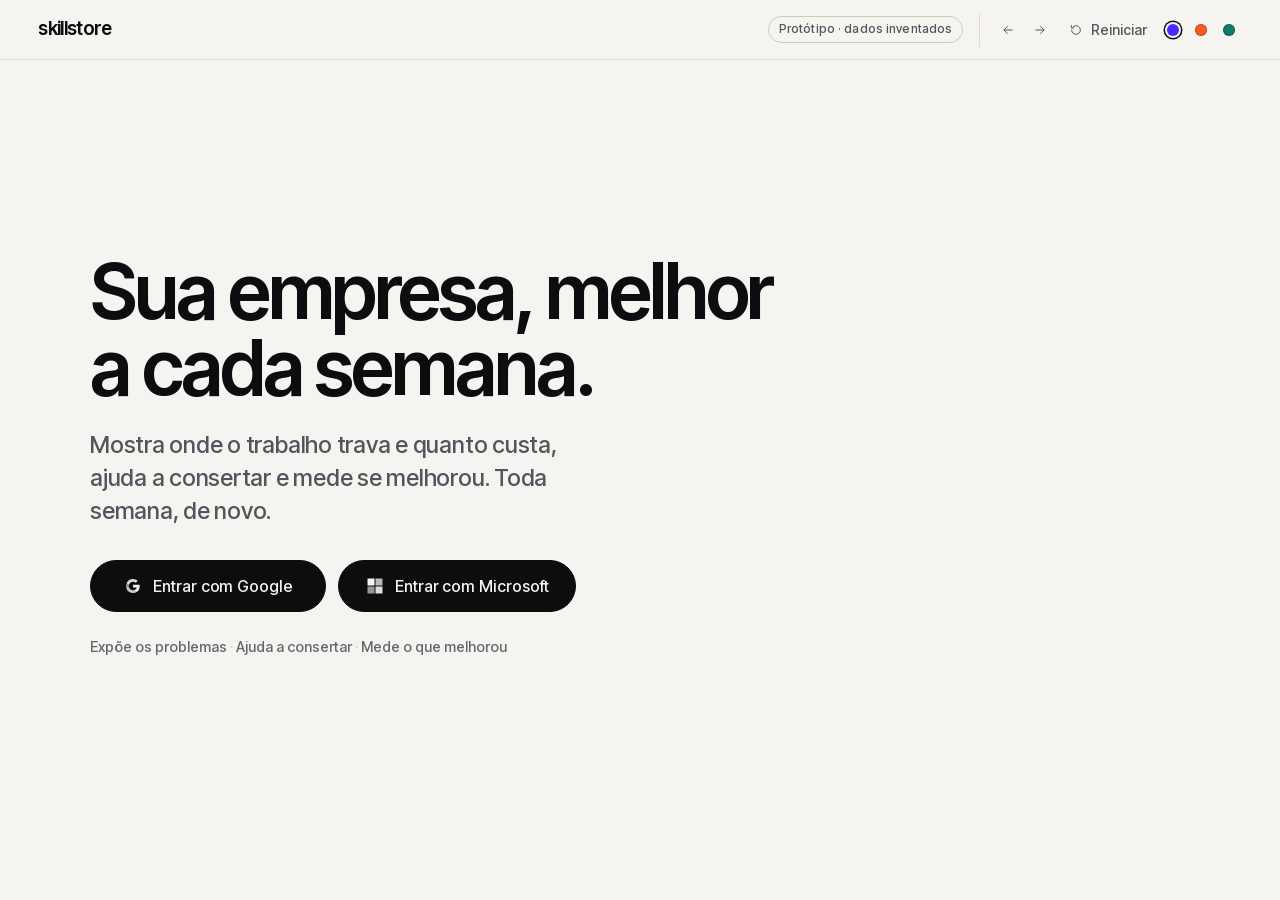
<file: index.html>
<!doctype html>
<html lang="pt-BR">
<head>
<meta charset="utf-8">
<meta name="viewport" content="width=device-width, initial-scale=1">
<title>Skillstore · O cérebro da empresa</title>
<meta name="robots" content="noindex, nofollow">
<link rel="icon" href="data:,">
<link rel="stylesheet" href="base.css">
<link rel="stylesheet" href="a.css">
<link rel="stylesheet" href="b.css">
<link rel="stylesheet" href="c.css">
</head>
<body>
<div id="app"></div>
<script src="dados.js"></script>
<script src="marcas.js"></script>
<script src="shell.js"></script>
<script src="atos-a.js" defer></script>
<script src="atos-b.js" defer></script>
<script src="atos-c.js" defer></script>
</body>
</html>
</file>
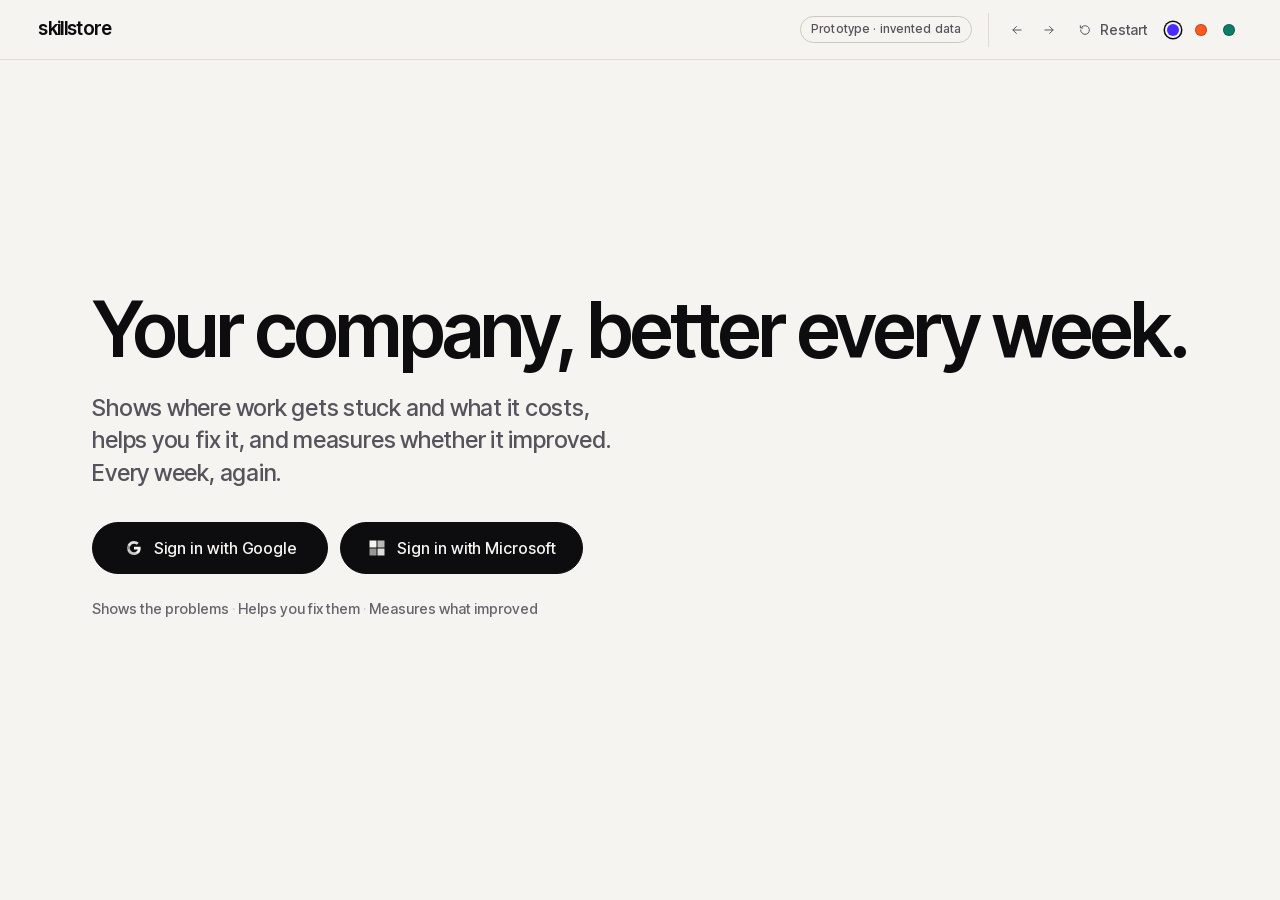
<file: en/index.html>
<!doctype html>
<html lang="en">
<head>
<meta name="robots" content="noindex, nofollow">
<meta charset="utf-8">
<meta name="viewport" content="width=device-width, initial-scale=1">
<title>Skillstore · The company brain</title>
<link rel="icon" href="data:,">
<link rel="stylesheet" href="base.css">
<link rel="stylesheet" href="a.css">
<link rel="stylesheet" href="b.css">
<link rel="stylesheet" href="c.css">
</head>
<body>
<div id="app"></div>
<script src="dados.js"></script>
<script src="marcas.js"></script>
<script src="shell.js"></script>
<script src="atos-a.js" defer></script>
<script src="atos-b.js" defer></script>
<script src="atos-c.js" defer></script>
</body>
</html>
</file>
<file: base.css>
/* base.css · tokens e componentes compartilhados (Builder A). Builder B: use, não renomeie.
 *
 * SUPERFÍCIES
 *   .papel                fundo papel quente, texto tinta (tudo que se lê ou se age)
 *   .canvas               tinta profunda (o mapa do cérebro); texto claro; use .canvas .texto-2 para secundário
 *
 * TIPO (Inter Tight 400..800; títulos pesados por tema via --peso-titulo; .voz = mesma grotesca, peso 500, tinta suave)
 * TEMAS  <html data-tema="eletrico|noite|mare">, por ?tema= ou pelo seletor na barra (localStorage sk-tema). Tokens extra: --acento-texto (acento legível como texto), --sobre-acento (texto sobre o botão), --linha-cartao, --barra-fundo, --sombra-primario, --borda-primario, --peso-titulo
 *   .t-figura   número enorme (clamp 48..104px)      .t-titulo  título de ato (clamp 30..56px)
 *   .t-sub      subtítulo 20..24px                    .t-corpo   16px      .t-pequeno 14px    .t-micro 12px
 *   .texto-2    cor secundária (AA)                   .num       algarismos tabulares
 *
 * BOTÕES  <button class="btn btn-primario">  (um por tela, óxido; o único preenchido)
 *   .btn-secundario (contorno)   .btn-quieto (só texto)   .btn-sm (menor)   .btn-largo (100% largura)
 *   no canvas os mesmos funcionam (.canvas ajusta as cores). Ícone dentro: <svg class="ico">.
 *
 * CARTÕES  .cartao (papel elevado, borda fina)  .cartao-canvas (no canvas)
 *   .grade-cartoes  grade de cartões com ALTURAS IGUAIS (stretch); defina --min (ex. style="--min:240px")
 *
 * CHIPS  .chip (neutro)  .chip-anil (selecionado, acento)  .chip-brasa (intensidade/dor, só isso)  .chip-canvas (no canvas)
 *        .chip .ponto = bolinha à esquerda.
 *
 * LISTA  <ul class="lista"><li class="linha">…  .linha-botao (linha inteira clicável: <button class="linha linha-botao">)
 *        .linha > .linha-principal (cresce) + .linha-meta (direita). Separadores finos entre linhas.
 *
 * NÚMERO  <div class="numero"><span class="numero-valor num">61</span><span class="numero-rotulo">pessoas</span></div>
 *         .numero-grande = valor em .t-figura.  .numero-brasa = valor na cor da dor.
 *         Números grandes usam algarismos proporcionais ("11" sem buraco); para largura estável ao contar, dê min-width.
 *
 * TOGGLE  <button class="toggle" role="switch" aria-checked="false"><span class="toggle-trilho"><span class="toggle-bola"></span></span><span>Rótulo</span></button>
 *         SK.toggle(rotulo, ligado, aoMudar) cria um pronto (shell.js).
 *
 * PAINEL LATERAL  criado pelo shell: SK.painel.abrir({ titulo, sobre, corpo: Node, rodape: Node }) / SK.painel.fechar()
 *         Estrutura: aside.painel > .painel-topo (h2 .painel-titulo, .painel-sobre, botão fechar) > .painel-corpo > .painel-rodape
 *         .painel-secao + h3.painel-h = seção dentro do corpo.
 *
 * DIÁLOGO  <dialog class="dialogo"> (use dialog.showModal()). .dialogo-corpo, .dialogo-acoes.
 *
 * SEGMENTADO  <div class="segmentado" role="tablist"><button role="tab" aria-selected="true">…
 *
 * AVATAR  <span class="avatar">MD</span>  .avatar-sm  .avatar-externo (tracejado, gente de fora)
 *
 * FONTE (evidência)  .fonte-linha  (ícone da fonte + texto + data)  .fonte-citacao (trecho expandido)
 *
 * ATO  cada ato vive em <section class="ato" data-ato="N">. Classes de layout:
 *   .ato-papel   tela de papel centrada (max 1120px)   .ato-cabeca (título + ação à direita)
 *   .acao-fixa   barra de ação presa ao pé da área do ato (fica visível a 1440x800)
 *
 * MOVIMENTO  .entra (fade+subida 12px, 240ms)  .entra-lento (600ms)  style="--atraso:120ms" para escalonar
 *   tokens: --ease-out --ease-in-out --ease-drawer --d-rapido(160) --d-ui(220) --d-mapa(600)
 *   prefers-reduced-motion e html.sem-movimento: tudo vai ao estado final na hora.
 *
 * UTIL  .sr-only  .pilha (coluna com --gap)  .fila (linha com --gap, quebra)  .tag-prototipo (na barra do topo, criada pelo shell)
 *       (.tag-prototipo agora vive na barra do topo, criada pelo shell; não flutua sobre o conteúdo)
 *       .tag-conceito ("Conceito · ainda não disponível", para o ato 8)
 */

@font-face {
  font-family: "Inter Tight";
  src: url("fontes/inter-tight-sub.woff2") format("woff2");
  font-weight: 400 800;
  font-display: block;
}

/* TEMAS: <html data-tema="eletrico|noite|mare">. Os NOMES dos tokens não mudam; só os valores.
   Cada tema: um acento + neutros; "dói" (--brasa*) só em marcas de dado e números; "melhorou" (--ok) na mesma família. */
:root, [data-tema="eletrico"] {
  --papel: #f5f4f0; --papel-2: #eceae4; --papel-elevado: #ffffff;
  --tinta: #0d0d10; --tinta-2: #55545c; --tinta-3: #66656d; --tinta-fraca: #9a98a0;
  --linha: #dedbd3; --linha-forte: #cbc8bf; --linha-cartao: #dedbd3;
  --anil: #4a2bff; --anil-escuro: #3518d6; --anil-fundo: #f3f0ff; --anil-claro: #a798ff;
  --acento: #4a2bff; --acento-escuro: #3518d6; --acento-suave: #e6e1ff; --acento-lavado: #f3f0ff; --acento-texto: #3518d6; --sobre-acento: #ffffff;
  --brasa: #f0245f; --brasa-texto: #c0104a; --brasa-fundo: #ffe0ea;
  --canvas: #0b0a18; --canvas-2: #14122a; --canvas-3: #1f1c3a; --canvas-linha: rgba(242, 241, 247, 0.12); --canvas-texto: #f2f1f7; --canvas-texto-2: #aaa7be;
  --ok: #4a2bff; --aviso: #8a6212;
  --barra-fundo: rgba(245, 244, 240, 0.94);
  --sombra-primario: 0 2px 4px rgba(74, 43, 255, 0.18), 0 12px 28px rgba(74, 43, 255, 0.28);
  --peso-titulo: 760; --r-s: 8px; --r-m: 12px; --r-l: 14px; --r-pilula: 999px; --borda-primario: 0 solid transparent;
  color-scheme: light;
}
[data-tema="noite"] {
  --papel: #0b0b0d; --papel-2: #1b1b20; --papel-elevado: #141417;
  --tinta: #f5f4ef; --tinta-2: #a9a8a3; --tinta-3: #96958f; --tinta-fraca: #6e6d69;
  --linha: #2a2a31; --linha-forte: #3a3a43; --linha-cartao: #2a2a31;
  --anil: #ff5a1f; --anil-escuro: #ff7a47; --anil-fundo: #22130c; --anil-claro: #ff7a47;
  --acento: #ff5a1f; --acento-escuro: #e0430c; --acento-suave: #3a1a0d; --acento-lavado: #22130c; --acento-texto: #ff7a47; --sobre-acento: #0b0b0d;
  --brasa: #ff5a1f; --brasa-texto: #ff8a5c; --brasa-fundo: #3a1a0d;
  --canvas: #070708; --canvas-2: #111114; --canvas-3: #1c1c21; --canvas-linha: rgba(245, 244, 239, 0.12); --canvas-texto: #f5f4ef; --canvas-texto-2: #a9a8a3;
  --ok: #5fe3a1; --aviso: #e0b25a;
  --barra-fundo: rgba(11, 11, 13, 0.92);
  --sombra-primario: 0 0 0 1px rgba(255, 90, 31, 0.4), 0 0 22px rgba(255, 90, 31, 0.28);
  --sombra-1: none; --sombra-2: 0 0 0 1px #2a2a31;
  --peso-titulo: 700; --r-s: 8px; --r-m: 10px; --r-l: 12px; --r-pilula: 999px; --borda-primario: 0 solid transparent;
  color-scheme: dark;
}
[data-tema="mare"] {
  /* Maré: fundo frio tingido de verde-água, tinta quase preta esverdeada, acento petróleo; "dói" em coral (complementar). */
  --papel: #eef3f1; --papel-2: #e1e9e6; --papel-elevado: #fbfdfc;
  --tinta: #071a17; --tinta-2: #44585a; --tinta-3: #4f6466; --tinta-fraca: #8fa29f;
  --linha: #d3dfdb; --linha-forte: #b9c9c4; --linha-cartao: #d3dfdb;
  --anil: #0e7c6b; --anil-escuro: #0a6657; --anil-fundo: #e3f2ee; --anil-claro: #5fd3bd;
  --acento: #0e7c6b; --acento-escuro: #0a6657; --acento-suave: #cdeae3; --acento-lavado: #e3f2ee; --acento-texto: #0a6657; --sobre-acento: #ffffff;
  --brasa: #e4572e; --brasa-texto: #b23c17; --brasa-fundo: #fbe1d7;
  --canvas: #04201b; --canvas-2: #082c26; --canvas-3: #0f3a33; --canvas-linha: rgba(232, 246, 242, 0.13); --canvas-texto: #e8f6f2; --canvas-texto-2: #9fbcb5;
  --ok: #0e7c6b; --aviso: #8a6212;
  --barra-fundo: rgba(238, 243, 241, 0.94);
  --sombra-primario: 0 2px 4px rgba(14, 124, 107, 0.2), 0 14px 30px rgba(14, 124, 107, 0.24);
  --sombra-1: 0 1px 2px rgba(7, 26, 23, 0.04), 0 8px 24px rgba(7, 26, 23, 0.05);
  --peso-titulo: 800; --r-s: 10px; --r-m: 14px; --r-l: 20px; --r-pilula: 999px; --borda-primario: 0 solid transparent;
  color-scheme: light;
}
:root {
  /* tipo */
  --fonte: "Inter Tight", ui-sans-serif, system-ui, sans-serif;
  --voz: var(--fonte); /* a voz do produto: a mesma grotesca, peso médio, tinta suave; sem serifa, sem itálico */
  --t-micro: 12px;
  --t-pequeno: 14px;
  --t-corpo: 16px;
  --t-sub: clamp(19px, 1.2vw + 12px, 24px);
  --t-titulo: clamp(30px, 2.6vw + 14px, 56px);
  --t-figura: clamp(48px, 5vw + 16px, 104px);
  /* espaço */
  --e-1: 4px; --e-2: 8px; --e-3: 12px; --e-4: 16px; --e-5: 24px; --e-6: 32px; --e-7: 48px; --e-8: 64px;
  --margem: clamp(16px, 3vw, 40px);
  /* forma */
  --sombra-1: 0 1px 2px rgba(25, 24, 23, 0.03), 0 10px 30px rgba(25, 24, 23, 0.05);
  --sombra-2: 0 1px 2px rgba(25, 24, 23, 0.04), 0 18px 48px rgba(25, 24, 23, 0.10);
  /* movimento */
  --ease-out: cubic-bezier(0.23, 1, 0.32, 1);
  --ease-in-out: cubic-bezier(0.77, 0, 0.175, 1);
  --ease-drawer: cubic-bezier(0.32, 0.72, 0, 1);
  --d-rapido: 160ms; --d-ui: 220ms; --d-mapa: 600ms;
  /* shell */
  --barra-h: 60px;
}

*, *::before, *::after { box-sizing: border-box; }
html, body { margin: 0; padding: 0; }
html { -webkit-text-size-adjust: 100%; overflow-x: hidden; }
body {
  font-family: var(--fonte);
  font-size: var(--t-corpo);
  line-height: 1.5;
  color: var(--tinta);
  background: var(--papel);
    -webkit-font-smoothing: antialiased;
  text-rendering: optimizeLegibility;
  overflow-x: hidden;
  min-height: 100dvh;
}
h1, h2, h3, h4, p { margin: 0; }
h1, h2, h3 { font-weight: 600; letter-spacing: -0.02em; line-height: 1.1; text-wrap: balance; }
p { text-wrap: pretty; }
button, input, textarea { font: inherit; color: inherit; }
button { cursor: pointer; }
::selection { background: var(--acento); color: var(--sobre-acento); }
img, svg { display: block; }

.papel { background: var(--papel); color: var(--tinta); }
.canvas { background: var(--canvas); color: var(--canvas-texto); color-scheme: dark; }
.canvas ::selection { background: var(--anil-claro); color: var(--canvas); }

/* tipo */
.t-figura { font-size: var(--t-figura); font-weight: 600; letter-spacing: -0.04em; line-height: 0.95; font-variant-numeric: proportional-nums; }
.t-titulo { font-size: var(--t-titulo); font-weight: 600; letter-spacing: -0.03em; line-height: 1.04; }
.t-sub { font-size: var(--t-sub); font-weight: 500; letter-spacing: -0.01em; line-height: 1.35; }
.t-corpo { font-size: var(--t-corpo); }
.t-pequeno { font-size: var(--t-pequeno); line-height: 1.45; }
.t-micro { font-size: var(--t-micro); line-height: 1.4; letter-spacing: 0.01em; }
.texto-2 { color: var(--tinta-2); }
.canvas .texto-2 { color: var(--canvas-texto-2); }
.num { font-variant-numeric: tabular-nums; }
.forte { font-weight: 600; }

/* ícones */
.ico { width: 18px; height: 18px; flex-shrink: 0; stroke: currentColor; fill: none; stroke-width: 1.7; stroke-linecap: round; stroke-linejoin: round; }
.ico-sm { width: 14px; height: 14px; }
.ico-lg { width: 22px; height: 22px; }

/* foco */
:focus { outline: none; }
:focus-visible { outline: 2.5px solid var(--anil); outline-offset: 3px; border-radius: 6px; }
.canvas :focus-visible { outline-color: var(--anil-claro); }

/* botões */
.btn {
  display: inline-flex; align-items: center; justify-content: center; gap: var(--e-2);
  min-height: 44px; padding: 0 20px; border-radius: var(--r-pilula);
  border: 1.5px solid transparent; background: transparent;
  font-size: 15px; font-weight: 500; letter-spacing: -0.005em; white-space: nowrap;
  text-decoration: none; color: inherit;
  transition: background-color var(--d-rapido) ease, color var(--d-rapido) ease, border-color var(--d-rapido) ease, transform var(--d-rapido) var(--ease-out), box-shadow var(--d-ui) ease;
  -webkit-tap-highlight-color: transparent;
}
.btn:active { transform: scale(0.97); }
.btn[disabled], .btn[aria-disabled="true"] { opacity: 0.45; cursor: default; transform: none; }
.btn-primario { background: var(--acento); color: var(--sobre-acento); box-shadow: var(--sombra-primario); border: var(--borda-primario); }
.btn-primario .ico { stroke: currentColor; }
.btn-secundario { border: 1px solid var(--linha-forte); background: transparent; color: var(--tinta); }
.btn-quieto { padding: 0 12px; color: var(--tinta-2); }
.btn-sm { min-height: 36px; padding: 0 14px; font-size: 14px; }
.btn-largo { width: 100%; }
@media (hover: hover) {
  .btn-primario:hover { background: var(--anil-escuro); }
  .btn-secundario:hover { border-color: var(--tinta-3); background: #fff; }
  .btn-quieto:hover { color: var(--tinta); background: rgba(25, 24, 23, 0.05); }
  .canvas .btn-secundario:hover { background: var(--canvas-3); border-color: rgba(236, 233, 245, 0.4); }
  .canvas .btn-quieto:hover { color: var(--canvas-texto); background: rgba(236, 233, 245, 0.08); }
}
.canvas .btn-secundario { background: var(--canvas-2); color: var(--canvas-texto); border-color: rgba(236, 233, 245, 0.22); }
.canvas .btn-quieto { color: var(--canvas-texto-2); }

/* cartões */
.cartao { background: var(--papel-elevado); border: 1px solid var(--linha-cartao); border-radius: var(--r-l); padding: var(--e-5); box-shadow: none; display: flex; flex-direction: column; gap: var(--e-3); min-width: 0; }
.cartao-canvas { background: var(--canvas-2); border: 1px solid var(--canvas-linha); border-radius: var(--r-l); padding: var(--e-5); color: var(--canvas-texto); display: flex; flex-direction: column; gap: var(--e-3); min-width: 0; }
.grade-cartoes { display: grid; grid-template-columns: repeat(auto-fill, minmax(min(var(--min, 260px), 100%), 1fr)); gap: var(--e-4); align-items: stretch; }
.grade-cartoes > * { height: 100%; }

/* chips */
.chip { display: inline-flex; align-items: center; gap: 6px; min-height: 26px; padding: 3px 10px; border-radius: var(--r-pilula); background: transparent; border: 1px solid var(--linha-forte); color: var(--tinta-2); font-size: 13px; font-weight: 500; line-height: 1.2; white-space: nowrap; }
.chip .ponto { width: 6px; height: 6px; border-radius: 50%; background: currentColor; flex-shrink: 0; }
.chip-anil { background: var(--acento-lavado); border-color: var(--acento-suave); color: var(--acento-escuro); }
.chip-brasa { background: var(--brasa-fundo); border-color: transparent; color: var(--brasa-texto); }
.chip-canvas { background: rgba(236, 233, 245, 0.08); color: var(--canvas-texto-2); border: 1px solid var(--canvas-linha); }
.chip-ok { background: transparent; border-color: rgba(63, 107, 82, 0.35); color: var(--ok); }

/* lista */
.lista { list-style: none; margin: 0; padding: 0; }
.linha { display: flex; align-items: center; gap: var(--e-4); padding: 14px var(--e-4); border-top: 1px solid var(--linha); width: 100%; text-align: left; background: transparent; border-left: 0; border-right: 0; border-bottom: 0; color: inherit; min-width: 0; }
.lista > :first-child > .linha, .lista > .linha:first-child { border-top: 0; }
.linha-principal { flex: 1 1 auto; min-width: 0; display: flex; flex-direction: column; gap: 2px; }
.linha-meta { flex: 0 0 auto; display: flex; align-items: center; gap: var(--e-3); color: var(--tinta-2); font-size: var(--t-pequeno); }
.linha-botao { cursor: pointer; border-radius: var(--r-m); transition: background-color var(--d-rapido) ease; }
@media (hover: hover) { .linha-botao:hover { background: rgba(25, 24, 23, 0.04); } }
.linha-botao[aria-expanded="true"], .linha-botao[aria-current="true"] { background: var(--anil-fundo); }

/* número */
.numero { display: flex; flex-direction: column; gap: 2px; min-width: 0; }
.numero-valor { font-size: clamp(26px, 1.6vw + 14px, 40px); font-weight: 600; letter-spacing: -0.03em; line-height: 1; font-variant-numeric: proportional-nums; }
.numero-grande .numero-valor { font-size: var(--t-figura); letter-spacing: -0.04em; }
.numero-rotulo { font-size: 13px; color: var(--tinta-2); line-height: 1.3; }
.canvas .numero-rotulo { color: var(--canvas-texto-2); }
.numero-brasa .numero-valor { color: var(--brasa-texto); }
.canvas .numero-brasa .numero-valor { color: var(--anil-claro); }

/* toggle */
.toggle { display: inline-flex; align-items: center; gap: var(--e-3); background: none; border: 0; padding: 6px 2px; min-height: 44px; font-weight: 500; color: inherit; text-align: left; }
.toggle-trilho { position: relative; width: 44px; height: 26px; border-radius: 13px; background: rgba(25, 24, 23, 0.2); flex-shrink: 0; transition: background-color var(--d-ui) var(--ease-out); }
.toggle-bola { position: absolute; top: 3px; left: 3px; width: 20px; height: 20px; border-radius: 50%; background: #fff; box-shadow: 0 1px 3px rgba(0, 0, 0, 0.25); transition: transform var(--d-ui) var(--ease-out); }
.toggle[aria-checked="true"] .toggle-trilho { background: var(--anil); }
.toggle[aria-checked="true"] .toggle-bola { transform: translateX(18px); }
.canvas .toggle-trilho { background: rgba(236, 233, 245, 0.25); }

/* segmentado */
.segmentado { display: inline-flex; padding: 4px; gap: 2px; border-radius: var(--r-pilula); background: rgba(25, 24, 23, 0.06); max-width: 100%; overflow-x: auto; scrollbar-width: none; }
.segmentado::-webkit-scrollbar { display: none; }
.segmentado [role="tab"] { border: 0; background: transparent; padding: 0 16px; min-height: 38px; border-radius: var(--r-pilula); font-weight: 600; font-size: 14.5px; color: var(--tinta-2); white-space: nowrap; transition: background-color var(--d-ui) var(--ease-out), color var(--d-ui) ease, box-shadow var(--d-ui) ease; }
.segmentado [role="tab"][aria-selected="true"] { background: var(--papel-elevado); color: var(--tinta); box-shadow: var(--sombra-1); }
@media (hover: hover) { .segmentado [role="tab"]:not([aria-selected="true"]):hover { color: var(--tinta); } }

/* avatar */
.avatar { display: inline-grid; place-items: center; width: 36px; height: 36px; border-radius: 50%; background: var(--papel-2); color: var(--tinta); border: 1px solid var(--linha-forte); font-size: 13px; font-weight: 600; overflow: hidden; letter-spacing: 0.01em; flex-shrink: 0; }
.avatar-sm { width: 28px; height: 28px; font-size: 11px; }
.avatar-externo { background: transparent; color: var(--tinta); border: 1.5px dashed var(--tinta-3); }
.avatares { display: flex; }
.avatares .avatar { box-shadow: 0 0 0 2px var(--papel-elevado); }
.avatares .avatar + .avatar { margin-left: -6px; }

/* fonte / evidência */
.fonte-linha { display: flex; align-items: flex-start; gap: var(--e-3); width: 100%; text-align: left; padding: 10px 12px; border-radius: var(--r-m); border: 1px solid var(--linha); background: var(--papel-elevado); font-size: var(--t-pequeno); line-height: 1.45; color: var(--tinta); }
.fonte-linha .ico { margin-top: 2px; color: var(--tinta-2); }
.fonte-linha .fonte-data { margin-left: auto; padding-left: var(--e-2); color: var(--tinta-3); white-space: nowrap; font-size: 13px; }
.fonte-citacao { margin: 6px 0 0; padding: 10px 12px; border-left: 0; border-radius: var(--r-s); background: var(--papel-2); font-size: 14px; color: var(--tinta); }

/* painel lateral */
.painel-fundo { position: fixed; inset: 0; background: rgba(15, 13, 24, 0.32); opacity: 0; pointer-events: none; transition: opacity var(--d-ui) ease; z-index: 40; }
.painel-fundo.aberto { opacity: 1; pointer-events: auto; }
.painel { position: fixed; top: 0; right: 0; bottom: 0; width: min(460px, 100vw); background: var(--papel); color: var(--tinta); box-shadow: -12px 0 40px rgba(15, 13, 24, 0.22); display: flex; flex-direction: column; transform: translateX(100%); visibility: hidden; transition: transform 320ms var(--ease-drawer), visibility 0s linear 320ms; z-index: 41; }
.painel.aberto { transform: none; visibility: visible; transition: transform 320ms var(--ease-drawer), visibility 0s; }
.painel-topo { display: flex; align-items: flex-start; gap: var(--e-3); padding: var(--e-5) var(--e-5) var(--e-4); border-bottom: 1px solid var(--linha); }
.painel-topo > div { flex: 1; min-width: 0; }
.painel-titulo { font-size: 24px; font-weight: 600; letter-spacing: -0.02em; }
.painel-sobre { margin-top: 4px; color: var(--tinta-2); font-size: var(--t-pequeno); }
.painel-fechar { flex-shrink: 0; width: 40px; height: 40px; border-radius: 50%; border: 0; background: rgba(25, 24, 23, 0.06); display: grid; place-items: center; color: var(--tinta); }
@media (hover: hover) { .painel-fechar:hover { background: rgba(25, 24, 23, 0.12); } }
.painel-corpo { flex: 1; overflow-y: auto; overscroll-behavior: contain; padding: var(--e-5); display: flex; flex-direction: column; gap: var(--e-6); }
.painel-rodape { padding: var(--e-4) var(--e-5); border-top: 1px solid var(--linha); display: flex; gap: var(--e-3); flex-wrap: wrap; }
.painel-rodape:empty { display: none; }
.painel-secao { display: flex; flex-direction: column; gap: var(--e-3); }
.painel-h { font-size: 13px; font-weight: 600; color: var(--tinta-2); letter-spacing: 0.01em; }
.painel-corpo ol, .painel-corpo ul.marcadores { margin: 0; padding-left: 20px; display: flex; flex-direction: column; gap: 6px; }

/* diálogo */
.dialogo { border: 0; padding: 0; border-radius: var(--r-l); background: var(--papel-elevado); color: var(--tinta); width: min(440px, calc(100vw - 32px)); max-height: calc(100dvh - 32px); box-shadow: var(--sombra-2), 0 30px 80px rgba(15, 13, 24, 0.35); overflow: auto; }
.dialogo::backdrop { background: rgba(15, 13, 24, 0.5); }
.dialogo[open] { animation: dialogo-entra var(--d-ui) var(--ease-out); }
@keyframes dialogo-entra { from { opacity: 0; transform: translateY(8px) scale(0.98); } }
.dialogo-corpo { padding: var(--e-6) var(--e-6) var(--e-5); display: flex; flex-direction: column; gap: var(--e-4); }
.dialogo-acoes { display: flex; justify-content: flex-end; gap: var(--e-3); padding: 0 var(--e-6) var(--e-6); flex-wrap: wrap; }

/* atos e shell */
.ato { min-height: calc(100dvh - var(--topo, 0px)); }
.ato[hidden] { display: none !important; }
.ato-papel { width: 100%; max-width: 1120px; margin: 0 auto; padding: var(--e-7) var(--margem) 120px; }
.ato-cabeca { display: flex; align-items: flex-end; justify-content: space-between; gap: var(--e-5); flex-wrap: wrap; margin-bottom: var(--e-6); }
.ato-cabeca > div { min-width: 0; flex: 1 1 420px; }
.acao-fixa { position: sticky; bottom: 0; z-index: 5; display: flex; justify-content: flex-end; gap: var(--e-3); padding: var(--e-4) 0; background: linear-gradient(to top, var(--papel) 70%, rgba(251, 250, 247, 0)); }

.pilha { display: flex; flex-direction: column; gap: var(--gap, var(--e-4)); min-width: 0; }
.fila { display: flex; flex-wrap: wrap; align-items: center; gap: var(--gap, var(--e-3)); min-width: 0; }
.sr-only { position: absolute !important; width: 1px; height: 1px; padding: 0; margin: -1px; overflow: hidden; clip: rect(0 0 0 0); white-space: nowrap; border: 0; }

/* tags fixas */
.tag-prototipo { display: inline-block; line-height: 1.35; flex-shrink: 0; white-space: nowrap; padding: 4px 10px; border-radius: var(--r-pilula); background: transparent; border: 1px solid var(--linha-forte); color: var(--tinta-2); font-size: 12px; font-weight: 500; letter-spacing: 0.01em; cursor: default; }
@media (max-width: 1099px) { .tag-prototipo-resto { display: none; } }
.tag-conceito { display: inline-flex; align-items: center; gap: 6px; padding: 5px 12px; border-radius: var(--r-pilula); border: 1.5px dashed var(--tinta-3); color: var(--tinta-2); font-size: 13px; font-weight: 600; }

/* movimento */
.entra { animation: entra var(--d-ui) var(--ease-out) both; animation-delay: var(--atraso, 0ms); }
.entra-lento { animation: entra 600ms var(--ease-out) both; animation-delay: var(--atraso, 0ms); }
@keyframes entra { from { opacity: 0; transform: translateY(12px); } }
@keyframes aparece { from { opacity: 0; } }

@media (prefers-reduced-motion: reduce) {
  *, *::before, *::after { animation-duration: 1ms !important; animation-delay: 0ms !important; transition-duration: 1ms !important; transition-delay: 0ms !important; scroll-behavior: auto !important; }
}
html.sem-movimento *, html.sem-movimento *::before, html.sem-movimento *::after { animation-duration: 1ms !important; animation-delay: 0ms !important; transition-duration: 1ms !important; transition-delay: 0ms !important; }

/* scrollbar e barra de rolagem temáticas */
* { scrollbar-width: thin; scrollbar-color: rgba(25, 24, 23, 0.25) transparent; }
.canvas, .canvas * { scrollbar-color: rgba(236, 233, 245, 0.25) transparent; }

/* ---------- shell: barra do app (criada por shell.js) ---------- */
.barra { position: sticky; top: 0; z-index: 30; height: var(--barra-h); display: flex; align-items: center; gap: var(--e-5); padding: 0 var(--margem); background: var(--barra-fundo); backdrop-filter: blur(10px); border-bottom: 1px solid var(--linha); }
.marca { display: inline-flex; align-items: center; color: var(--tinta); text-decoration: none; font-weight: 600; font-size: 19px; letter-spacing: -0.035em; flex-shrink: 0; }

.nav { display: flex; align-items: center; gap: 2px; min-width: 0; overflow-x: auto; scrollbar-width: none; flex: 1 1 auto; }
.nav::-webkit-scrollbar { display: none; }
.nav[hidden] { display: none; }
.nav-item { display: inline-flex; align-items: center; min-height: 36px; padding: 0 12px; border-radius: var(--r-pilula); color: var(--tinta-2); text-decoration: none; font-size: 14.5px; font-weight: 600; white-space: nowrap; transition: background-color var(--d-rapido) ease, color var(--d-rapido) ease; }
.nav-item[aria-current="page"] { color: var(--tinta); }
@media (hover: hover) { .nav-item:not([aria-current="page"]):hover { color: var(--tinta); background: rgba(25, 24, 23, 0.06); } }
.barra-dir { margin-left: auto; display: flex; align-items: center; gap: var(--e-4); flex-shrink: 0; }
.barra-quem { display: flex; align-items: center; gap: var(--e-2); }
.barra-empresa { color: var(--tinta-2); font-weight: 500; }
.barra-ctrl { display: flex; align-items: center; gap: 0; padding-left: var(--e-3); border-left: 1px solid var(--linha); }
.barra-ctrl .btn { min-height: 34px; padding: 0 8px; }
.barra-pos { color: var(--tinta-3); min-width: 44px; text-align: center; }
.barra-reiniciar { margin-left: 4px; }
body:not(.com-app) .barra-quem { display: none; }
@media (max-width: 1099px) { .barra-empresa { display: none; } }
@media (max-width: 767px) {
  .barra { gap: var(--e-3); }
  .barra-pos, .barra-reiniciar-txt, .barra-quem { display: none; }
  .barra-ctrl { border-left: 0; padding-left: 0; }

  body.com-app .barra { height: auto; min-height: var(--barra-h); flex-wrap: wrap; padding-top: 8px; padding-bottom: 8px; row-gap: 6px; }
  body.com-app .nav { order: 3; flex-basis: 100%; margin: 0 calc(-1 * var(--margem)); padding: 0 var(--margem); }
}
.palco { position: relative; }
.ato { --topo: var(--barra-h); }
.ato-entra { animation: aparece 260ms var(--ease-out); }
.ato-provisorio { display: flex; flex-direction: column; gap: var(--e-4); padding-top: 18vh; }

/* navegação: cede espaço em ordem (nome da empresa, folgas, depois faixa rolável com desbotado na borda cortada) */
.nav { position: relative; scroll-behavior: smooth; overscroll-behavior-x: contain; }
.nav-item { flex-shrink: 0; }
.nav.corta-dir { -webkit-mask-image: linear-gradient(to right, #000 calc(100% - 40px), transparent); mask-image: linear-gradient(to right, #000 calc(100% - 40px), transparent); }
.nav.corta-esq { -webkit-mask-image: linear-gradient(to left, #000 calc(100% - 40px), transparent); mask-image: linear-gradient(to left, #000 calc(100% - 40px), transparent); }
.nav.corta-esq.corta-dir { -webkit-mask-image: linear-gradient(to right, transparent, #000 40px, #000 calc(100% - 40px), transparent); mask-image: linear-gradient(to right, transparent, #000 40px, #000 calc(100% - 40px), transparent); }
@media (max-width: 1439px) { .barra-empresa { display: none; } }
@media (max-width: 1279px) {
  .barra { gap: var(--e-4); }
  .nav-item { padding: 0 10px; font-size: 14px; }
  .barra-dir { gap: var(--e-3); }
}
@media (max-width: 1023px) and (min-width: 768px) { .barra-reiniciar-txt { display: none; } }
@media (prefers-reduced-motion: reduce) { .nav { scroll-behavior: auto; } }
@media (max-width: 899px) {
  body.com-app .barra { height: auto; min-height: var(--barra-h); flex-wrap: wrap; padding-top: 8px; padding-bottom: 8px; row-gap: 6px; }
  body.com-app .nav { order: 3; flex-basis: 100%; margin: 0 calc(-1 * var(--margem)); padding: 0 var(--margem); }
}
@media (max-width: 1279px) { .barra-reiniciar-txt { display: none; } .barra-reiniciar { margin-left: 0; } }

/* voz do produto (sem serifa, sem itálico) */
.voz { font-family: var(--fonte); font-style: normal; font-weight: 500; color: var(--tinta-2); }
.papel-fundo, body { background: var(--papel); }

/* trilha de passos (substitui as abas): traço fino, tique por passo, numeral tabular pequeno */
.trilha { list-style: none; margin: 0; padding: 0; display: flex; align-items: center; gap: 0; }
.passo-li { display: flex; align-items: center; flex-shrink: 0; }
.passo-li + .passo-li::before { content: ""; width: 22px; height: 1px; background: var(--linha-forte); margin: 0 2px; flex-shrink: 0; }
.passo-li-feito + .passo-li::before, .passo-li-feito + .passo-li-atual::before { background: var(--tinta-2); }
.nav-item.passo { gap: 8px; padding: 0 8px; min-height: 36px; border-radius: var(--r-pilula); font-weight: 500; }
.passo-marca { width: 22px; height: 22px; border-radius: 50%; display: inline-grid; place-items: center; font-size: 11.5px; font-weight: 600; border: 1px solid var(--linha-forte); color: var(--tinta-3); flex-shrink: 0; font-variant-numeric: tabular-nums; transition: background-color var(--d-ui) ease, border-color var(--d-ui) ease, color var(--d-ui) ease; }
.passo-feito { color: var(--tinta-2); }
.passo-feito .passo-marca { border-color: var(--tinta-2); color: var(--tinta); }
.passo-feito .passo-marca .ico { width: 12px; height: 12px; stroke-width: 2.2; }
.nav-item.passo-atual, .nav-item.passo-atual[aria-current="page"] { color: var(--tinta); font-weight: 600; background: transparent; }
.passo-atual .passo-marca { background: var(--tinta); border-color: var(--tinta); color: var(--papel); }
.passo-depois { color: var(--tinta-3); cursor: default; }
.passo-depois .passo-marca { border-style: dashed; }
@media (hover: hover) { a.passo-feito:hover { color: var(--tinta); background: var(--papel-2); } }
@media (max-width: 1279px) { .passo-li + .passo-li::before { width: 14px; } .nav-item.passo { padding: 0 6px; gap: 6px; } }
/* a trilha ganha a própria linha sob a barra, em qualquer largura */
body.com-app .barra { height: auto; min-height: var(--barra-h); flex-wrap: wrap; padding-top: 10px; padding-bottom: 0; row-gap: 4px; }
body.com-app .nav { order: 3; flex-basis: 100%; margin: 0 calc(-1 * var(--margem)); padding: 2px var(--margem) 8px; border-top: 1px solid var(--linha); }
body.com-app .nav .trilha { padding-top: 6px; }

/* marcas de ferramenta (SK.marca) e retrato (SK.retrato) */
.marca-f { display: inline-grid; place-items: center; width: 36px; height: 36px; border-radius: 10px; border: 1px solid var(--linha-forte); background: var(--papel-elevado); color: var(--tinta); flex-shrink: 0; }
.marca-f svg { width: 18px; height: 18px; fill: currentColor; }
.marca-f-letra { font-size: 13px; font-weight: 600; letter-spacing: -0.02em; }
.marca-f-produto { background: var(--tinta); border-color: var(--tinta); color: var(--papel); font-size: 17px; text-transform: lowercase; }
.marca-f.mf-sm { width: 28px; height: 28px; border-radius: 8px; }
.marca-f.mf-sm svg { width: 14px; height: 14px; }
.marca-f.mf-lg { width: 44px; height: 44px; border-radius: 12px; }
.marca-f.mf-lg svg { width: 22px; height: 22px; }
.retrato { display: block; width: 100%; height: 100%; }
.avatar-retrato { padding: 0; border-color: var(--linha-forte); }

/* T8: movimento curto e com propósito */
.ato-entra { animation: entra 200ms var(--ease-out) both; }
.btn { transition: background-color 140ms ease, color 140ms ease, border-color 140ms ease, transform 140ms var(--ease-out), box-shadow 200ms ease; }
@media (hover: hover) {
  .btn-primario:hover { background: var(--acento-escuro); }
  .btn-secundario:hover { border-color: var(--tinta-2); background: var(--papel-elevado); }
  .cartao.reuniao:hover, button.cartao:hover { border-color: var(--linha-forte); }
}
.btn:active:not([disabled]) { transform: scale(0.97); }
.painel-corpo > .pilha > * { animation: entra 240ms var(--ease-out) both; }
.painel-corpo > .pilha > :nth-child(2) { animation-delay: 40ms; }
.painel-corpo > .pilha > :nth-child(3) { animation-delay: 80ms; }
.painel-corpo > .pilha > :nth-child(4) { animation-delay: 120ms; }
.painel-corpo > .pilha > :nth-child(n+5) { animation-delay: 160ms; }
.segmentado [role="tab"] { transition: background-color 180ms var(--ease-out), color 140ms ease, box-shadow 180ms ease; }
/* entrada do ato sem transform no contêiner (transform prenderia elementos fixos, como a barra de ação no celular) */
.ato-entra { animation: aparece 200ms var(--ease-out) both; }
.ato-entra > :not(.estudio) { animation: entra 200ms var(--ease-out) both; }

/* peso forte nos tamanhos grandes (varia por tema) */
h1, .t-titulo, .t-figura, .numero-valor, .abertura-titulo, .lado-titulo { font-weight: var(--peso-titulo); letter-spacing: -0.035em; }
.marca, .marca-nome { font-weight: 800; letter-spacing: -0.04em; }
.passo-atual .passo-marca { background: var(--acento); border-color: var(--acento); color: var(--sobre-acento); }
.segmentado [role="tab"][aria-selected="true"] { background: var(--papel-elevado); color: var(--tinta); }
[data-tema="noite"] .segmentado, [data-tema="noite"] .btn-quieto:hover { background: rgba(255, 255, 255, 0.06); }
.chip-anil { color: var(--acento-texto); }
.toggle[aria-checked="true"] .toggle-trilho { background: var(--acento); }
:focus-visible { outline-color: var(--acento-texto); }
/* seletor de tema na barra (controle do protótipo) */
.temas { display: inline-flex; gap: 2px; align-items: center; margin-left: 4px; }
.tema-bt { width: 26px; height: 26px; border-radius: 50%; border: 0; background: transparent; display: grid; place-items: center; padding: 0; }
.tema-bt span { width: 12px; height: 12px; border-radius: 50%; display: block; box-shadow: inset 0 0 0 1px rgba(0,0,0,.25); }
.tema-bt[aria-pressed="true"] span { box-shadow: 0 0 0 2px var(--papel), 0 0 0 3.5px var(--tinta); }
/* toggle desligado: trilho visível em todos os temas */
.toggle-trilho, .canvas .toggle-trilho { background: var(--papel-2); box-shadow: inset 0 0 0 1.5px var(--linha-forte); }
.toggle[aria-checked="true"] .toggle-trilho { background: var(--acento); box-shadow: none; }
.toggle-bola { box-shadow: 0 1px 3px rgba(0, 0, 0, 0.3), 0 0 0 1px var(--linha-forte); }
[data-tema="noite"] .toggle-bola { background: var(--tinta-2); }
[data-tema="noite"] .toggle[aria-checked="true"] .toggle-bola { background: var(--sobre-acento); }

/* ===================== X3: sistema de movimento ===================== */
/* esqueletos: blocos e linhas com brilho que passa (só tokens) */
.esq { display: flex; flex-direction: column; gap: 14px; padding: 4px 0; }
.esq-cartoes { display: grid; grid-template-columns: repeat(auto-fill, minmax(min(260px, 100%), 1fr)); gap: 16px; }
.esq-cartao { display: flex; flex-direction: column; gap: 10px; padding: 20px; border: 1px solid var(--linha); border-radius: var(--r-l); background: var(--papel-elevado); }
.esq-fila { display: flex; align-items: center; gap: 12px; }
.esq-fila .esq-linha { flex: 1; }
.esq-fila .esq-linha-curta { flex: 0 0 18%; }
.esqueleto { display: block; border-radius: 6px; background: linear-gradient(90deg, var(--papel-2) 0%, var(--papel-2) 35%, var(--linha) 50%, var(--papel-2) 65%, var(--papel-2) 100%); background-size: 300% 100%; animation: brilho-esq 1.3s ease-in-out infinite; }
.esq-linha { height: 12px; width: 100%; }
.esq-linha-curta { width: 45%; }
.esq-titulo { height: 18px; width: 60%; }
.esq-circulo { width: 28px; height: 28px; border-radius: 50%; flex-shrink: 0; }
.esq-bloco { height: min(56vh, 520px); width: 100%; border-radius: var(--r-l); }
.canvas .esqueleto { background: linear-gradient(90deg, var(--canvas-2) 0%, var(--canvas-2) 35%, var(--canvas-3) 50%, var(--canvas-2) 65%, var(--canvas-2) 100%); background-size: 300% 100%; }
@keyframes brilho-esq { from { background-position: 100% 0; } to { background-position: 0 0; } }
.carregou > * { animation: aparece 220ms var(--ease-out) both; }

/* passos que se completam */
.passos-carga { list-style: none; margin: 0; padding: 0; display: flex; flex-direction: column; gap: 8px; }
.pc { display: flex; align-items: center; gap: 10px; font-size: 14.5px; transition: color 160ms ease, opacity 160ms ease; }
.pc-pendente { color: var(--tinta-3); opacity: 0.7; }
.pc-andando { color: var(--tinta); }
.pc-feito { color: var(--tinta); }
.pc-marca { width: 20px; height: 20px; border-radius: 50%; border: 1.5px solid var(--linha-forte); display: grid; place-items: center; flex-shrink: 0; }
.pc-marca .ico { display: none; width: 12px; height: 12px; stroke-width: 2.4; }
.pc-gira { display: none; width: 12px; height: 12px; border-radius: 50%; border: 1.5px solid var(--linha-forte); border-top-color: var(--acento-texto); animation: gira 700ms linear infinite; }
.pc-andando .pc-gira { display: block; }
.pc-andando .pc-marca { border-color: transparent; }
.pc-feito .pc-marca { background: var(--acento); border-color: var(--acento); color: var(--sobre-acento); }
.pc-feito .pc-marca .ico { display: block; animation: aparece 160ms var(--ease-out); }
@keyframes gira { to { transform: rotate(360deg); } }

/* transição entre atos com direção (sem transform no contêiner: elementos fixos continuam fixos) */
@keyframes vem-direita { from { opacity: 0; transform: translateX(18px); } }
@keyframes vem-esquerda { from { opacity: 0; transform: translateX(-18px); } }
.ato-entra.ato-frente > :not(.estudio), .ato-frente .estudio-canvas, .ato-frente .lado-rolar { animation: vem-direita 240ms var(--ease-out) both; }
.ato-entra.ato-tras > :not(.estudio), .ato-tras .estudio-canvas, .ato-tras .lado-rolar { animation: vem-esquerda 240ms var(--ease-out) both; }

/* hover e press em tudo que é clicável */
.linha-botao, .tile, .chip-pergunta, button.cartao, .nav-item, .tema-bt, .fonte-linha, .forma, .grupo { transition: background-color 140ms ease, border-color 140ms ease, color 140ms ease, transform 140ms var(--ease-out); }
.linha-botao:active, .tile:active, .chip-pergunta:active, .nav-item:active, .tema-bt:active, .grupo:active { transform: scale(0.98); }
button.cartao:active { transform: scale(0.99); }
@media (hover: hover) { .tema-bt:hover span { transform: scale(1.12); } .tema-bt span { transition: transform 140ms var(--ease-out); } }

/* ===================== X4: casa depois da primeira volta ===================== */
.barra-pergunte, .barra-config { display: none; }
body.em-casa .barra-pergunte, body.em-casa .barra-config { display: inline-flex; }
body.em-casa .barra-seta { display: none; }
.nav-casa { list-style: none; margin: 0; padding: 0; display: flex; align-items: center; gap: 2px; }
.nav-casa-item { position: relative; }
.nav-casa-item[aria-current="page"] { color: var(--tinta); font-weight: 600; }
.nav-casa-item[aria-current="page"]::after { content: ""; position: absolute; left: 12px; right: 12px; bottom: -9px; height: 2px; border-radius: 2px; background: var(--acento); }
.barra-config { padding: 0 8px; min-height: 34px; }
.barra-config .ico { width: 18px; height: 18px; }
.ico-engrenagem { display: inline-grid; }
.barra-pergunte { gap: 6px; }
@media (max-width: 767px) { .barra-pergunte span { display: none; } .barra-pergunte { padding: 0 10px; } }
.barra-config[aria-current="page"] { color: var(--acento-texto); background: var(--acento-lavado); }
.btn[hidden] { display: none !important; }

/* P6: o foco levado ao título na troca de tela não desenha contorno (o leitor de tela ainda ouve) */
h1[tabindex="-1"]:focus, h1[tabindex="-1"]:focus-visible { outline: none; }

/* P4: a skill sendo escrita ao vivo */
.sv { display: flex; flex-direction: column; gap: 10px; }
.sv-topo { display: flex; align-items: baseline; justify-content: space-between; gap: 8px; flex-wrap: wrap; }
.sv-tit { font-size: 18px; }
.sv-sub { color: var(--tinta-3); }
.sv-nota { color: var(--acento-texto); font-weight: 600; }
.sv-sec { border: 1px solid var(--linha); border-radius: var(--r-m); padding: 10px 12px; background: var(--papel-elevado); transition: border-color 200ms ease, background-color 600ms ease; }
.sv-sec.sv-vazia { background: transparent; border-style: dashed; }
.sv-sec.sv-vazia .sv-lista { display: none; }
.sv-sec:not(.sv-vazia) .sv-vazio { display: none; }
.sv-sec.sv-acende { animation: sv-acende 1400ms var(--ease-out); }
@keyframes sv-acende { 0% { background: var(--acento-lavado); border-color: var(--acento); } 100% { } }
.sv-h { font-size: 13px; font-weight: 700; color: var(--tinta-2); display: flex; align-items: center; gap: 8px; }
.sv-n { font-size: 12px; color: var(--tinta-3); font-weight: 600; }
.sv-n:empty { display: none; }
.sv-vazio { color: var(--tinta-3); margin-top: 2px; }
.sv-lista { list-style: none; margin: 6px 0 0; padding: 0; display: flex; flex-direction: column; gap: 6px; }
.sv-item { display: flex; align-items: flex-start; gap: 8px; flex-wrap: wrap; font-size: 14.5px; line-height: 1.4; padding: 4px 6px; margin: 0 -6px; border-radius: 6px; transition: background-color 1200ms ease; }
.sv-item.sv-novo { background: var(--acento-lavado); }
.sv-txt { flex: 1 1 220px; min-width: 0; }
.sv-de { flex-shrink: 0; }
.sv-origem { border: 0; background: none; color: var(--tinta-3); padding: 2px; cursor: pointer; }
.sv-acao { flex-shrink: 0; }

/* P5: antes de publicar (compartilhado pelos dois sites) */
/* P5: antes de publicar */
.r-pub-grade { display: grid; grid-template-columns: minmax(0, 1.7fr) minmax(300px, 1fr); gap: 16px; align-items: start; }
@media (max-width: 1000px) { .r-pub-grade { grid-template-columns: minmax(0, 1fr); } }
.r-pub-lado { position: sticky; top: calc(var(--barra-h) + 56px); gap: 14px; }
@media (max-width: 1000px) { .r-pub-lado { position: static; } }
.r-ad { display: grid; grid-template-columns: minmax(0, 1fr) minmax(0, 1fr); gap: 12px; }
@media (max-width: 700px) { .r-ad { grid-template-columns: minmax(0, 1fr); } }
.r-ad-col { display: flex; flex-direction: column; gap: 8px; padding: 12px 14px; border-radius: var(--r-m); border: 1px solid var(--linha); }
.r-ad-antes { background: var(--papel-2); }
.r-ad-depois { background: var(--acento-lavado); border-color: var(--acento-suave); }
.r-ad-lista { list-style: none; margin: 0; padding: 0; display: flex; flex-direction: column; gap: 8px; font-size: 14.5px; line-height: 1.4; }
.r-ad-lista li { display: flex; gap: 6px; align-items: flex-start; padding-left: 12px; position: relative; }
.r-ad-lista li > span { flex: 1; }
.r-ad-antes .r-muda > span { text-decoration: line-through; text-decoration-color: var(--brasa); text-decoration-thickness: 1.5px; color: var(--tinta-2); }
.r-ad-lista li.r-muda::before { content: ""; position: absolute; left: 0; top: 0.55em; width: 6px; height: 6px; border-radius: 50%; background: var(--brasa); }
.r-ad-depois li.r-muda::before { background: var(--acento); }
.r-imp { display: grid; grid-template-columns: minmax(0, 1fr) minmax(0, 1fr); gap: 12px; }
@media (max-width: 700px) { .r-imp { grid-template-columns: minmax(0, 1fr); } }
.r-imp-col { display: flex; flex-direction: column; gap: 8px; padding: 12px 14px; border-radius: var(--r-m); border: 1px solid var(--linha); }
.r-imp-h { font-size: 14px; display: flex; align-items: center; gap: 8px; }
.r-imp-bom .r-imp-h::before, .r-imp-ruim .r-imp-h::before { content: ""; width: 10px; height: 10px; border-radius: 3px; background: var(--ok); }
.r-imp-ruim .r-imp-h::before { background: var(--brasa); }
.r-imp-lista { list-style: none; margin: 0; padding: 0; display: flex; flex-direction: column; gap: 12px; font-size: 14.5px; line-height: 1.4; }
.r-pend { list-style: none; margin: 0; padding: 0; display: flex; flex-direction: column; gap: 12px; }
.r-pend-item { display: grid; grid-template-columns: 26px minmax(0, 1fr); gap: 10px; font-size: 14.5px; }
.r-pend-n { width: 26px; height: 26px; border-radius: 50%; border: 1.5px solid var(--linha-forte); display: grid; place-items: center; font-size: 12.5px; font-weight: 700; }
.r-pend-item.ok .r-pend-n { background: var(--acento); border-color: var(--acento); color: var(--sobre-acento); }
.r-pend-item.ok .r-pend-n .ico { width: 13px; height: 13px; stroke-width: 2.4; }
.r-ok { color: var(--acento-texto); font-weight: 600; }
.r-quem-usa { padding: 12px 0; border-top: 1px solid var(--linha); border-bottom: 1px solid var(--linha); display: flex; flex-direction: column; gap: 4px; }
.r-motivo { margin-top: -6px; }
.r-publicada { display: flex; flex-direction: column; gap: 8px; padding: 14px; border-radius: var(--r-m); background: var(--acento-lavado); }
.r-publicada .forte { display: flex; align-items: center; gap: 6px; }

.r-pend-n { color: var(--tinta); }
.b6p-lista { list-style: none; margin: 0; padding: 0; display: flex; flex-direction: column; gap: 8px; font-size: 14.5px; line-height: 1.4; }
.b6p-lista li { padding-left: 12px; position: relative; }
.b6p-lista li::before { content: ""; position: absolute; left: 0; top: 0.55em; width: 6px; height: 6px; border-radius: 50%; background: var(--brasa); }
.r-ad-depois .b6p-lista li::before { background: var(--acento); }
.r-ad-antes .b6p-lista li { text-decoration: line-through; text-decoration-color: var(--brasa); text-decoration-thickness: 1.5px; color: var(--tinta-2); }
.b6p-imp-h { font-size: 14px; display: flex; align-items: center; gap: 8px; }
.r-imp-bom .b6p-imp-h::before, .r-imp-ruim .b6p-imp-h::before { content: ""; width: 10px; height: 10px; border-radius: 3px; background: var(--ok); }
.r-imp-ruim .b6p-imp-h::before { background: var(--brasa); }
.b6p-imp-lista { list-style: none; margin: 0; padding: 0; display: flex; flex-direction: column; gap: 12px; font-size: 14.5px; line-height: 1.4; }
.b5-regra-pe { padding-top: 12px; border-top: 1px solid var(--linha); margin-top: 6px; }
/* quem é quem (os dois sites) */
.qq-grupo { border: 1px solid var(--linha); border-radius: var(--r-m); padding: 12px 14px; display: flex; flex-direction: column; gap: 8px; background: var(--papel-elevado); }
.qq-grupo.ok { border-color: var(--acento-suave); background: var(--acento-lavado); }
.qq-cab { display: flex; align-items: baseline; justify-content: space-between; gap: 10px; }
.qq-n { font-size: 22px; font-weight: var(--peso-titulo); letter-spacing: -0.02em; }
.qq-amostra { display: flex; flex-wrap: wrap; gap: 6px; }
.qq-corrige { display: flex; flex-direction: column; gap: 6px; padding: 8px 10px; border-radius: var(--r-s); background: var(--papel-2); font-size: 14px; }
.qq-ops { display: flex; flex-wrap: wrap; gap: 6px; }
.qq-op { font: inherit; font-size: 13px; font-weight: 500; padding: 4px 10px; border-radius: var(--r-pilula); border: 1px solid var(--linha-forte); background: var(--papel-elevado); color: var(--tinta); cursor: pointer; }
.qq-op[aria-checked="true"] { background: var(--acento); border-color: var(--acento); color: var(--sobre-acento); }
.r-pub-lado .r-pend { padding-top: 12px; border-top: 1px solid var(--linha); }
@media (max-width: 1000px) { .r-pub-grade > .r-pub-lado { order: -1; } }
</file>
<file: a.css>
/* a.css · atos 0 a 3 e o mapa (Builder A) */

/* ---------- ato 0: abertura ---------- */
.abertura { min-height: calc(100dvh - var(--barra-h)); display: grid; place-items: center; padding: var(--e-7) var(--margem) 96px; }
.abertura-in { max-width: 980px; display: flex; flex-direction: column; align-items: flex-start; gap: var(--e-6); }
.abertura-titulo { font-size: clamp(40px, 5.4vw + 8px, 104px); font-weight: 600; letter-spacing: -0.04em; line-height: 0.98; }
.btn-grande { min-height: 52px; padding: 0 26px; font-size: 16px; }
.g-ico { width: 20px; height: 20px; }
.dialogo-google .dialogo-corpo { gap: var(--e-2); }
.g-topo { display: flex; align-items: center; gap: var(--e-2); color: var(--tinta-2); margin-bottom: var(--e-3); }
.g-tit { font-size: 26px; }
.g-contas { margin: var(--e-4) calc(-1 * var(--e-3)) var(--e-3); }
.g-conta { padding: 12px; }
.g-email { overflow-wrap: anywhere; }
.g-nota { margin-top: -4px; }

/* ---------- estúdio: canvas + lado de papel ---------- */
.estudio { display: grid; grid-template-columns: minmax(0, 1fr) clamp(380px, 28vw, 480px); height: calc(100dvh - var(--barra-h)); min-height: 560px; }
.estudio-canvas { position: relative; display: flex; flex-direction: column; min-width: 0; min-height: 0; overflow: hidden;
  background: radial-gradient(120% 90% at 50% 50%, #24221f 0%, var(--canvas) 65%); }
.estudio-mapa { position: relative; flex: 1 1 auto; min-height: 0; }
.estudio-mapa > .mapa-svg { position: absolute; inset: 0; }
.estudio-lado { display: flex; flex-direction: column; min-height: 0; border-left: 1px solid var(--linha); }
.lado-rolar { flex: 1 1 auto; min-height: 0; overflow-y: auto; padding: var(--e-6) var(--e-6) var(--e-4); display: flex; flex-direction: column; gap: var(--e-5); }
.lado-titulo { font-size: clamp(26px, 1.4vw + 12px, 34px); font-weight: 600; letter-spacing: -0.03em; }
.lado-intro { margin-top: calc(-1 * var(--e-3)); }
.lado-acao { padding: var(--e-4) var(--e-6) calc(var(--e-5) + 28px); border-top: 1px solid var(--linha); background: var(--papel); }
.lado-acao[hidden] { display: block; visibility: hidden; }
.canvas-chega { animation: canvas-chega 700ms var(--ease-out) both; }
@keyframes canvas-chega { from { clip-path: inset(0 0 0 100%); } to { clip-path: inset(0 0 0 0); } }

.andaimes { list-style: none; margin: 0; padding: 0; display: flex; flex-direction: column; gap: var(--e-4); }
.andaime { display: grid; grid-template-columns: 28px 1fr; gap: var(--e-3); align-items: start; }
.andaime.espera { opacity: 0; }
.andaime-ico { width: 28px; height: 28px; border-radius: 50%; background: transparent; border: 1px solid var(--linha-forte); color: var(--ok); display: grid; place-items: center; }
.andaime-valor { font-size: 19px; font-weight: 600; letter-spacing: -0.01em; line-height: 1.25; }

/* ---------- ato 1: permissões ---------- */
.permissoes { display: flex; flex-direction: column; gap: var(--e-3); }
.permissao { display: grid; grid-template-columns: 40px 1fr; gap: var(--e-4); padding: var(--e-4); border: 1px solid var(--linha); border-radius: var(--r-l); background: var(--papel-elevado); }
.permissao-ico { width: 40px; height: 40px; border-radius: var(--r-m); background: var(--papel-2); display: grid; place-items: center; color: var(--tinta); }
.permissao-txt { display: flex; flex-direction: column; gap: 2px; min-width: 0; }
.confianca { display: flex; align-items: center; gap: var(--e-2); font-size: 14.5px; font-weight: 600; color: var(--tinta); }

/* ---------- ato 2: leitura ---------- */
.canvas-topo { padding: var(--e-5) var(--e-6) 0; display: flex; flex-direction: column; gap: var(--e-3); position: relative; z-index: 1; }
.contadores { display: grid; grid-template-columns: repeat(4, minmax(0, auto)); justify-content: start; gap: var(--e-6); }
.contadores .numero-valor { font-size: clamp(30px, 2vw + 14px, 52px); color: var(--canvas-texto); }
.contadores .numero-valor.pulsa { animation: pulsa 900ms var(--ease-out); }
@keyframes pulsa { 0% { color: var(--anil-claro); } 100% { color: var(--canvas-texto); } }
.lidos { display: flex; flex-wrap: wrap; gap: 4px 8px; color: var(--canvas-texto-2); }
.lidos .forte { color: var(--canvas-texto); }
.lidos-sep { opacity: 0.6; }
.lado-cabeca { display: flex; align-items: baseline; justify-content: space-between; gap: var(--e-3); flex-wrap: wrap; }
.status { display: inline-flex; align-items: center; gap: 8px; color: var(--tinta-2); font-weight: 600; }
.status-ponto { width: 8px; height: 8px; border-radius: 50%; background: var(--anil); animation: respira 1.4s ease-in-out infinite; }
.status.pronto .status-ponto { background: var(--ok); animation: none; }
@keyframes respira { 50% { opacity: 0.3; } }
.feed-caixa { position: relative; }
.feed { list-style: none; margin: 0; padding: 0; display: flex; flex-direction: column; gap: 10px; min-height: 96px; }
.feed-linha { font-size: 15.5px; line-height: 1.4; color: var(--tinta-3); padding-left: 14px; position: relative; }
.feed-linha::before { content: ""; position: absolute; left: 0; top: 0.55em; width: 5px; height: 5px; border-radius: 50%; background: var(--linha-forte); }
.feed-linha:first-child { color: var(--tinta); font-weight: 600; font-size: 17px; }
.feed-linha:first-child::before { background: var(--anil); }
.feed-linha:nth-child(n+4) { opacity: 0.75; }
.feed-tag { display: inline-block; margin-right: 6px; padding: 1px 7px; border-radius: 6px; background: var(--papel-2); font-size: 12px; font-weight: 600; color: var(--tinta-2); vertical-align: 1px; }
.bandeja { display: flex; flex-direction: column; gap: var(--e-2); padding-top: var(--e-4); border-top: 1px solid var(--linha); }
.bandeja[hidden] { display: none; }
.bandeja-tit { font-size: 18px; font-weight: 600; letter-spacing: -0.01em; }
.bandeja-sub { font-size: 13px; font-weight: 600; color: var(--tinta-2); margin-top: var(--e-4); }
.integ-lista { display: flex; flex-direction: column; }
.integ { display: grid; grid-template-columns: 36px minmax(0, 1fr) auto; gap: var(--e-3); align-items: center; padding: 12px 0; border-top: 1px solid var(--linha); }
.integ-lista > .integ:first-child { border-top: 0; }
.integ-txt { min-width: 0; display: flex; flex-direction: column; gap: 2px; }
.integ-nome { display: flex; align-items: center; gap: 8px; flex-wrap: wrap; }
.integ-acao { display: flex; justify-content: flex-end; min-width: 104px; }
.integ-acao .btn, .integ-acao .chip { width: 104px; justify-content: center; }
.integ.acabou-de { animation: acabou 1.4s var(--ease-out); }
@keyframes acabou { 0% { background: var(--anil-fundo); } 100% { background: transparent; } }
.mono { width: 36px; height: 36px; border-radius: 10px; background: var(--papel-elevado); border: 1px solid var(--linha-forte); color: var(--tinta); display: inline-grid; place-items: center; font-size: 13px; font-weight: 600; letter-spacing: -0.01em; flex-shrink: 0; }
.mono-grande { width: 44px; height: 44px; border-radius: 12px; font-size: 15px; }
.mono-sk { background: var(--tinta); color: var(--papel); text-transform: lowercase; }
.tag-conceito-sm { padding: 2px 8px; font-size: 11.5px; border-width: 1.2px; }
.dialogo-tit { font-size: 24px; }
.consent-topo { display: flex; align-items: center; justify-content: space-between; gap: var(--e-3); }
.consent-dl { margin: 0; display: grid; grid-template-columns: auto 1fr; gap: 6px var(--e-4); font-size: 14.5px; }
.consent-dl dt { color: var(--tinta-2); font-weight: 600; }
.consent-dl dd { margin: 0; }
.consent-checks { list-style: none; margin: 0; padding: 0; display: flex; flex-direction: column; gap: 8px; font-size: 14.5px; }
.consent-checks li { display: flex; gap: 8px; align-items: flex-start; }
.consent-checks .ico { color: var(--ok); margin-top: 3px; }
.fornecedor-par { display: inline-flex; align-items: center; gap: 8px; }
.fornecedor-liga { width: 22px; height: 0; border-top: 2px dotted var(--tinta-3); }
.grupos { display: flex; flex-direction: column; gap: 6px; }
.grupo { display: flex; align-items: center; gap: var(--e-3); width: 100%; text-align: left; padding: 10px 12px; border-radius: var(--r-m); border: 1px solid var(--linha); background: var(--papel); }
.grupo-caixa { width: 22px; height: 22px; border-radius: 6px; border: 1.5px solid var(--tinta-3); display: grid; place-items: center; color: transparent; flex-shrink: 0; transition: background-color var(--d-rapido) ease; }
.grupo[aria-checked="true"] .grupo-caixa { background: var(--acento); border-color: var(--acento); color: var(--sobre-acento); }
.girando { width: 14px; height: 14px; border-radius: 50%; border: 2px solid rgba(255, 255, 255, 0.4); border-top-color: #fff; animation: gira 700ms linear infinite; }
@keyframes gira { to { transform: rotate(360deg); } }

/* ---------- o mapa (SVG) ---------- */
.mapa-svg { display: block; overflow: visible; font-family: var(--fonte); }
.m-placa { fill: rgba(243, 241, 236, 0.035); stroke: rgba(243, 241, 236, 0.07); }
.m-time-nome { fill: var(--canvas-texto); font-size: 14px; font-weight: 600; letter-spacing: -0.01em; }
.m-time-n { fill: var(--canvas-texto-2); font-size: 12px; font-weight: 500; }
.m-compacto .m-time-nome { font-size: 12px; }
.m-bola { fill: var(--canvas-3); stroke: rgba(243, 241, 236, 0.34); stroke-width: 1.2; }
.m-ini { fill: var(--canvas-texto); font-size: 11.5px; font-weight: 600; letter-spacing: 0.02em; pointer-events: none; }
.m-compacto .m-ini { font-size: 9.5px; }
.m-nome { fill: #d9d5e6; font-size: 12.5px; font-weight: 500; paint-order: stroke; stroke: var(--canvas); stroke-width: 4px; stroke-linejoin: round; }
.m-nome-eu { fill: #fff; font-size: 15px; font-weight: 600; }
.m-sub { fill: var(--canvas-texto-2); font-size: 12px; paint-order: stroke; stroke: var(--canvas); stroke-width: 4px; }
.m-eu .m-bola { fill: var(--canvas-texto); stroke: var(--anil-claro); stroke-width: 2; }
.m-eu .m-ini { fill: var(--canvas); font-size: 14px; font-weight: 600; }
.m-compacto .m-eu .m-ini { font-size: 12px; }
.m-ext .m-bola { fill: var(--canvas); stroke: rgba(243, 241, 236, 0.55); stroke-dasharray: 3 3; }
.m-nome-ext { fill: var(--canvas-texto-2); font-style: normal; }
.m-anel { fill: none; stroke: var(--anil-claro); stroke-width: 2; opacity: 0; }
.m-brilho { fill: #f3f1ec; opacity: 0; pointer-events: none; }
.m-aresta { fill: none; stroke: rgba(243, 241, 236, 0.3); stroke-width: 1.3; transition: opacity var(--d-ui) ease, stroke var(--d-ui) ease; }
.m-aresta-ext { stroke-dasharray: 4 4; stroke: rgba(243, 241, 236, 0.28); }
.m-chip-fundo { fill: rgba(243, 241, 236, 0.07); stroke: rgba(243, 241, 236, 0.16); }
.m-chip-txt { fill: #cfcadd; font-size: 11.5px; font-weight: 600; }
.m-chip-sem .m-chip-fundo { stroke-dasharray: 3 3; stroke: rgba(243, 241, 236, 0.4); fill: transparent; }
.m-chip-mais .m-chip-fundo { fill: transparent; stroke: rgba(243, 241, 236, 0.12); }
.m-chip-mais .m-chip-txt { fill: var(--canvas-texto-2); }
.m-anel-rect { fill: none; stroke: rgba(243, 241, 236, 0.13); stroke-dasharray: 2 6; stroke-linecap: round; stroke-width: 1.4; }
.m-anel-lab-fundo { fill: var(--canvas); }
.m-anel-txt { fill: var(--canvas-texto-2); font-size: 11.5px; font-weight: 600; letter-spacing: 0.02em; }

/* entradas: aparecem quando ficam verdadeiras */
.m-no-in, .m-novo-chip { transform-box: fill-box; transform-origin: center; }
.m-novo { animation: no-chega 600ms var(--ease-out) both; }
.m-novo .m-brilho { animation: brilho 1600ms var(--ease-out) both; }
.m-novo-rot { animation: aparece 500ms var(--ease-out) 180ms both; }
.m-novo-suave { animation: aparece 600ms var(--ease-out) both; }
.m-novo-chip { animation: chip-chega 500ms var(--ease-out) 250ms both; }
.m-desenha { stroke-dasharray: 1; animation: desenha 700ms var(--ease-in-out) both, linha-acende 1800ms ease-out both; }
@keyframes no-chega { from { opacity: 0; transform: scale(0.55); } }
@keyframes brilho { 0% { opacity: 0.85; } 100% { opacity: 0; } }
@keyframes chip-chega { from { opacity: 0; transform: translateY(6px); } }
@keyframes desenha { from { stroke-dashoffset: 1; } to { stroke-dashoffset: 0; } }
@keyframes linha-acende { 0% { stroke: rgba(243, 241, 236, 0.9); } 100% { stroke: rgba(243, 241, 236, 0.3); } }

/* interação (ato 3) */
.m-clicavel { cursor: pointer; outline: none; }
.m-clicavel:focus-visible .m-anel { opacity: 1; }
.m-lab.m-clicavel:focus-visible .m-time-nome, .m-anel-lab.m-clicavel:focus-visible .m-anel-txt { text-decoration: underline; text-decoration-thickness: 2px; text-underline-offset: 4px; fill: #fff; }
.m-chip.m-clicavel:focus-visible .m-chip-fundo { stroke: var(--anil-claro); stroke-width: 2; }
@media (hover: hover) {
  .m-no.m-clicavel:hover .m-bola { stroke: rgba(243, 241, 236, 0.8); }
  .m-chip.m-clicavel:hover .m-chip-fundo { fill: rgba(243, 241, 236, 0.14); }
  .m-lab.m-clicavel:hover .m-time-nome, .m-anel-lab.m-clicavel:hover .m-anel-txt { fill: #fff; }
}
.m-foco .m-aresta { opacity: 0.18; }
.m-foco .m-aresta.m-rel { opacity: 1; stroke: var(--canvas-texto); stroke-width: 1.8; }
.m-foco .m-no:not(.m-rel) { opacity: 0.45; }
.m-foco .m-no { transition: opacity var(--d-ui) ease; }

/* ---------- ato 3: o cérebro ---------- */
.cerebro { width: 100%; max-width: 1680px; margin: 0 auto; padding: var(--e-6) var(--margem) 72px; display: flex; flex-direction: column; gap: var(--e-5); }
.cerebro-cabeca { display: flex; align-items: flex-end; justify-content: space-between; gap: var(--e-4) var(--e-6); flex-wrap: wrap; }
.cerebro-tit { flex: 1 1 520px; min-width: 0; display: flex; flex-direction: column; gap: var(--e-2); }
.cerebro-tit .t-sub { max-width: 62ch; }
.cerebro-abas { display: flex; align-items: center; justify-content: space-between; gap: var(--e-3) var(--e-5); flex-wrap: wrap; }
.cerebro-corpo { min-width: 0; }
.cerebro-mapa { position: relative; border-radius: var(--r-l); overflow: hidden; height: clamp(420px, calc(100dvh - 330px), 980px);
  background: radial-gradient(120% 90% at 50% 50%, #24221f 0%, var(--canvas) 65%); display: flex; flex-direction: column; }
.cerebro-mapa-in { position: relative; flex: 1 1 auto; min-height: 0; }
.cerebro-mapa-in > .mapa-svg { position: absolute; inset: 0; }
.legenda { position: absolute; right: 16px; bottom: 12px; display: flex; gap: var(--e-4); color: var(--canvas-texto-2); pointer-events: none; }
.leg { display: inline-flex; align-items: center; gap: 6px; }
.leg-linha { width: 22px; height: 0; border-top: 1.5px solid rgba(243, 241, 236, 0.5); position: relative; }
.leg-linha::after { content: ""; position: absolute; right: -1px; top: -4.5px; width: 6px; height: 6px; border-top: 1.5px solid rgba(243, 241, 236, 0.6); border-right: 1.5px solid rgba(243, 241, 236, 0.6); transform: rotate(45deg); }
.leg-fora { width: 12px; height: 12px; border-radius: 50%; border: 1.5px dashed rgba(243, 241, 236, 0.6); }

.tabela-caixa { padding: var(--e-2) var(--e-3); gap: 0; }
.tabela-cab, .tabela-linha { display: grid; grid-template-columns: minmax(0, 2.4fr) minmax(0, 1.3fr) minmax(0, 0.9fr) minmax(0, 0.9fr) minmax(0, 1fr) minmax(0, 0.8fr); gap: var(--e-4); align-items: center; }
.tabela-cab { padding: 12px var(--e-4) 10px; color: var(--tinta-2); font-weight: 600; border-bottom: 1px solid var(--linha); }
.tabela-linha { padding: 14px var(--e-4); font-size: 15px; }
.tabela-linha > span { min-width: 0; }
.tl-nome { display: flex; align-items: center; gap: 8px; flex-wrap: wrap; }
.chip-mini { min-height: 20px; padding: 1px 8px; font-size: 12px; }
.tl-rot { display: none; }
.tl-certeza { display: inline-flex; align-items: center; gap: 8px; color: var(--tinta-2); }
.certeza { width: 8px; height: 8px; border-radius: 50%; border: 1.5px solid var(--tinta-2); }
.certeza-alta { background: var(--tinta-2); }
.tl-fontes { display: flex; gap: 6px; color: var(--tinta-2); }
.fonte-mini { width: 26px; height: 26px; border-radius: 8px; background: var(--papel-2); display: grid; place-items: center; }
.tabela-pe { padding: var(--e-3) var(--e-4) var(--e-2); }
.reunioes .reuniao { text-align: left; font: inherit; color: inherit; cursor: pointer; transition: border-color var(--d-rapido) ease, box-shadow var(--d-ui) ease, transform var(--d-rapido) var(--ease-out); }
@media (hover: hover) { .reunioes .reuniao:hover { border-color: var(--linha-forte); box-shadow: var(--sombra-2); } }
.reunioes .reuniao:active { transform: scale(0.99); }
.reuniao-topo { display: flex; justify-content: space-between; align-items: center; gap: var(--e-3); }
.reuniao-nome { font-size: 21px; letter-spacing: -0.02em; }
.reuniao-bloco { display: flex; flex-direction: column; gap: 2px; }
.reuniao-escala { margin-top: auto; padding-top: var(--e-3); border-top: 1px solid var(--linha); }
.reunioes + .tabela-pe { padding-left: 0; }

/* painel: extras */
.painel-lista .linha { padding: 10px 8px; margin: 0 -8px; width: calc(100% + 16px); }
.painel-lista .ico:not(.seta-linha) { color: var(--tinta-2); }
.seta-linha { color: var(--tinta-3); }
.painel-numeros { display: grid; grid-template-columns: repeat(3, minmax(0, 1fr)); gap: var(--e-4); }
.painel-dl { margin: 0; display: grid; grid-template-columns: auto 1fr; gap: 8px var(--e-4); }
.painel-dl dt { color: var(--tinta-2); font-weight: 600; font-size: 14px; padding-top: 1px; }
.painel-dl dd { margin: 0; }
.fontes-lista { display: flex; flex-direction: column; gap: 8px; }
.link { background: none; border: 0; padding: 0; color: var(--acento-texto); font-weight: 600; text-decoration: underline; text-underline-offset: 3px; text-decoration-thickness: 1.5px; }

/* ---------- larguras ---------- */
@media (min-width: 1900px) {
  .lado-rolar { padding: var(--e-7) var(--e-7) var(--e-4); }
  .lado-acao { padding-left: var(--e-7); padding-right: var(--e-7); }
}
@media (max-width: 1099px) {
  .estudio { grid-template-columns: minmax(0, 1fr); height: auto; min-height: 0; }
  .estudio-canvas { height: min(64vh, 640px); min-height: 420px; }
  .estudio-espaco .estudio-canvas { height: min(48vh, 480px); min-height: 320px; }
  .estudio-lado { border-left: 0; }
  .lado-rolar { overflow: visible; padding: var(--e-6) var(--margem) var(--e-4); }
  .lado-acao { position: sticky; bottom: 0; z-index: 5; padding: var(--e-3) var(--margem) calc(var(--e-3) + 34px); box-shadow: none; }
  .tabela-cab { display: none; }
  .tabela-linha { grid-template-columns: 1fr 1fr; gap: 6px var(--e-4); }
  .tl-nome { grid-column: 1 / -1; font-size: 16px; }
  .tl-rot { display: inline; color: var(--tinta-2); }
  .tl-freq { grid-column: 1 / -1; color: var(--tinta-2); }
  .tl-fontes { justify-content: flex-end; }
}
@media (max-width: 600px) {
  .estudio-canvas { height: 60vh; min-height: 400px; }
  .canvas-topo { padding: var(--e-4) var(--e-4) 0; }
  .contadores { grid-template-columns: repeat(4, minmax(0, 1fr)); gap: var(--e-3); }
  .contadores .numero-valor { font-size: 26px; }
  .contadores .numero-rotulo { font-size: 11.5px; }
  .lidos { font-size: 12.5px; }
  .integ { grid-template-columns: 36px minmax(0, 1fr); }
  .integ-acao { grid-column: 2; justify-content: flex-start; }
  .cerebro-mapa { height: 70vh; min-height: 460px; }
  .legenda { left: 12px; right: auto; bottom: 10px; flex-direction: column; gap: 4px; }
  .cerebro-cabeca .btn-grande { width: 100%; }
  .painel-numeros .numero-valor { font-size: 28px; }
}
.integ-largo { grid-template-columns: 36px minmax(0, 1fr); align-items: start; }
.integ-largo .integ-txt { gap: 4px; }
.integ-largo .tag-conceito { align-self: flex-start; white-space: nowrap; }
.integ-largo .integ-acao { grid-column: 2; justify-content: flex-start; }
.fonte-sigla { font-size: 11px; font-weight: 600; color: var(--tinta-2); }
.avatares .avatar + .avatar { margin-left: -3px; }
.cerebro-mapa { height: clamp(540px, calc(100dvh - 300px), 980px); }
@media (max-width: 1099px) { .tl-certeza .tl-rot { display: inline; } }
@media (max-width: 1099px) {
  .estudio-lado .lado-acao { position: fixed; left: 0; right: 0; bottom: 0; z-index: 20; border-top: 1px solid var(--linha); box-shadow: 0 -10px 30px rgba(23, 20, 31, 0.08); padding: var(--e-3) var(--margem) var(--e-3); }
  .estudio-lado .lado-acao .btn { max-width: 560px; margin: 0 auto; display: flex; }
  .estudio-lado .lado-rolar { padding-bottom: 96px; }
}
@media (max-width: 1099px) { .estudio-espaco .estudio-canvas { height: min(36vh, 360px); min-height: 240px; } }
@media (max-width: 520px) {
  .dialogo-acoes { flex-direction: column-reverse; align-items: stretch; }
  .dialogo-acoes .btn { width: 100%; }
}
.cerebro-mapa { height: clamp(600px, calc(100dvh - 280px), 980px); }
@media (max-width: 600px) { .cerebro-mapa { height: 70vh; min-height: 460px; } }
.tag-conceito-sm { align-self: flex-start; }

/* ---------- rodada R1..R7 ---------- */
/* bandeja compacta: uma linha por fonte achada, grade de blocos para as outras */
.bandeja { gap: 6px; padding-top: var(--e-3); }
.bandeja-tit { font-size: 16px; }
.bandeja-sub { margin-top: var(--e-3); }
.integ, .integ-largo { grid-template-columns: 28px minmax(0, 1fr) auto; align-items: center; gap: var(--e-3); padding: 7px 0; }
.integ-txt { flex-direction: row; flex-wrap: wrap; align-items: baseline; column-gap: 8px; row-gap: 2px; }
.integ-nome { font-size: 15px; }
.integ-sub { font-size: 13px; color: var(--tinta-3); }
.integ-sub-ok { color: var(--ok); font-weight: 500; }
.integ .tag-conceito-sm { align-self: center; }
.integ-acao { min-width: 0; }
.integ-acao .btn, .integ-acao .chip { width: 96px; min-height: 32px; }
.mono-sm { width: 28px; height: 28px; border-radius: 8px; font-size: 11px; }
.integ-grade { list-style: none; margin: 0; padding: 0; display: grid; grid-template-columns: repeat(2, minmax(0, 1fr)); gap: 8px; }
.integ-grade > li { min-width: 0; display: flex; }
.tile { display: flex; align-items: center; gap: 10px; width: 100%; min-height: 48px; padding: 8px 10px; border-radius: var(--r-m); border: 1px solid var(--linha); background: var(--papel-elevado); text-align: left; color: inherit; transition: border-color var(--d-rapido) ease, background-color var(--d-rapido) ease; }
@media (hover: hover) { button.tile:hover { border-color: var(--tinta-3); background: #fff; } }
button.tile:active { transform: scale(0.98); }
.tile-txt { display: flex; flex-direction: column; min-width: 0; line-height: 1.25; font-size: 14px; }
.tile-txt .forte { overflow: hidden; text-overflow: ellipsis; white-space: nowrap; }
.tile-ligado { background: transparent; }
.feed { min-height: 0; gap: 8px; }
.feed-linha.sai { animation: feed-sai 240ms ease-out forwards; }
@keyframes feed-sai { to { opacity: 0; } }
.feed-linha:nth-child(n+3) { opacity: 0.8; }
.lado-rolar { gap: var(--e-4); }
@media (min-width: 1100px) { .estudio { grid-template-columns: minmax(0, 1fr) clamp(400px, 30vw, 500px); } .lado-rolar { padding: var(--e-5) var(--e-6) var(--e-3); } }
/* contadores: algarismos proporcionais, largura estável */
.contadores .numero-valor { font-variant-numeric: proportional-nums; min-width: 1.15em; }
/* fontes com rótulo do tipo */
.fonte-txt { display: flex; flex-direction: column; gap: 2px; min-width: 0; }
.fonte-rot { font-size: 12.5px; font-weight: 600; color: var(--tinta-2); }
/* abertura */
.abertura-in { gap: var(--e-5); }
.abertura-titulo { max-width: 13ch; }
.abertura-linha { font-size: clamp(18px, 0.9vw + 12px, 26px); line-height: 1.4; color: var(--tinta-2); max-width: 40ch; font-weight: 500; letter-spacing: -0.01em; }
.abertura-acao { margin-top: var(--e-2); }
.abertura-ciclo { font-size: 14.5px; color: var(--tinta-3); font-weight: 500; }
.ciclo-ponto { color: var(--linha-forte); }
@media (max-width: 600px) { .abertura-ciclo { font-size: 13px; } .abertura { padding-top: var(--e-6); } }
/* R1: tudo na bandeja visível a 1440x800 */
.estudio-leitura .lado-titulo { font-size: clamp(24px, 1vw + 12px, 30px); }
.estudio-leitura .lado-rolar { gap: 12px; }
.feed-linha:first-child { font-size: 16px; }
.feed-linha:not(:first-child) { white-space: nowrap; overflow: hidden; text-overflow: ellipsis; font-size: 14.5px; }
.feed-linha:not(:first-child) .feed-tag { display: none; }
.integ, .integ-largo { padding: 5px 0; }
.integ-acao .btn, .integ-acao .chip { min-height: 32px; }
.integ-grade { grid-template-columns: repeat(4, minmax(0, 1fr)); gap: 6px; }
.tile { flex-direction: column; justify-content: center; gap: 4px; padding: 8px 4px; text-align: center; min-height: 0; }
.tile-txt { align-items: center; font-size: 12.5px; width: 100%; }
.tile-txt .forte { max-width: 100%; }
.tile .integ-sub { font-size: 12px; }
@media (min-width: 1100px) { .estudio-leitura .lado-acao { padding: 14px var(--e-6) 18px; } }
.feed-linha:not(:first-child) > span { display: block; overflow: hidden; text-overflow: ellipsis; white-space: nowrap; }
/* R7: duas linhas equilibradas, sem palavra sozinha */
.abertura-titulo { max-width: none; font-size: clamp(36px, 5.4vw + 8px, 112px); text-wrap: balance; }
.abertura-in { max-width: min(1100px, 100%); }
.ciclo-item { white-space: nowrap; }
@media (max-width: 600px) { .abertura-ciclo { font-size: 12px; letter-spacing: -0.005em; } }
.tile { padding: 8px 2px; }
.tile-txt { font-size: 11.5px; letter-spacing: -0.01em; }

/* voz do produto no feed: itálico */
.feed-linha > span:last-child { font-family: var(--fonte); font-style: normal; font-weight: 500; }
.feed-linha:first-child { font-size: 17px; }
.feed-linha:first-child > span:last-child { color: var(--tinta); font-weight: 600; }
.feed-linha:not(:first-child) { font-size: 15.5px; }
.feed-tag { font-family: var(--fonte); font-style: normal; }
.marca-nome { font-weight: 600; letter-spacing: -0.035em; }
/* T3: passos que se completam um a um */
.andaime { transition: opacity var(--d-ui) ease; }
.andaime.pendente { opacity: 0.45; }
.andaime-ico { position: relative; }
.andaime-ico .ico, .permissao-estado .ico { display: none; }
.andaime.feito .andaime-ico .ico, .permissao.feito .permissao-estado .ico { display: block; animation: aparece 200ms var(--ease-out); }
.andaime.feito .andaime-ico { border-color: var(--linha-forte); }
.girando-tinta { display: none; width: 14px; height: 14px; border-radius: 50%; border: 1.5px solid var(--linha-forte); border-top-color: var(--tinta); animation: gira 700ms linear infinite; }
.andaime.andando .girando-tinta, .permissao.andando .girando-tinta { display: block; }
.permissao { grid-template-columns: 40px 1fr 24px; transition: opacity var(--d-ui) ease, border-color var(--d-ui) ease; }
.permissao-estado { order: 3; grid-column: 3; grid-row: 1; align-self: center; display: grid; place-items: center; color: var(--ok); }
.permissao.pendente { opacity: 0.55; }
.permissao.feito { border-color: var(--linha-forte); }
.permissao-ico { background: var(--papel-2); }
.permissao-ico { background: transparent; width: 40px; height: 40px; }
.integ { grid-template-columns: 28px minmax(0, 1fr) auto; }
.fonte-mini { background: transparent; width: auto; height: auto; }
.marca-f.mf-xs { width: 24px; height: 24px; border-radius: 7px; }
.marca-f.mf-xs svg { width: 12px; height: 12px; }
.tile .marca-f { width: 28px; height: 28px; border-radius: 8px; }
.tile .marca-f svg { width: 14px; height: 14px; }
.m-eu-aro { fill: none; stroke: var(--anil-claro); stroke-width: 2; }
.m-eu .m-bola { fill: var(--acento-suave); stroke: none; }
.m-retrato { pointer-events: none; }
.m-proc-rot { fill: var(--canvas-texto-2); font-size: 11px; font-weight: 500; letter-spacing: 0.02em; }
.m-chip-pessoas .m-chip-fundo { fill: transparent; stroke: rgba(243, 241, 236, 0.3); }
.m-chip-pessoas .m-chip-txt { fill: var(--canvas-texto-2); }
.cerebro-mapa { height: clamp(660px, calc(100dvh - 240px), 1000px); }
@media (max-width: 600px) { .cerebro-mapa { height: 72vh; min-height: 480px; } }
.reuniao-quando { display: flex; align-items: center; gap: 8px; }
.chip-decide { border-color: var(--tinta-2); color: var(--tinta); }
/* T7: foco num time */
.m-foco-time .m-time:not(.m-rel-time), .m-foco-time .m-no:not(.m-rel-time), .m-foco-time .m-chip:not(.m-rel-time) { opacity: 0.22; }
.m-foco-time .m-aresta:not(.m-rel-time) { opacity: 0.08; }
.m-foco-time .m-aresta.m-rel-time { stroke: var(--canvas-texto); opacity: 1; }
.m-foco-time .m-time.m-rel-time .m-placa { stroke: rgba(243, 241, 236, 0.45); }
.m-time, .m-no, .m-chip { transition: opacity var(--d-ui) ease; }
/* W1: cobertura do mapa */
.cobertura { display: flex; flex-direction: column; gap: 6px; padding: 10px 12px; border: 1px solid var(--linha-cartao); border-radius: var(--r-m); background: var(--papel-elevado); }
.cob-topo { display: flex; align-items: baseline; justify-content: space-between; gap: 8px; }
.cob-rot { font-size: 13px; font-weight: 600; color: var(--tinta-2); }
.cob-fig { font-size: 22px; font-weight: 800; letter-spacing: -0.03em; color: var(--acento-texto); font-variant-numeric: proportional-nums; }
.cob-barra { position: relative; height: 6px; border-radius: 3px; background: var(--papel-2); overflow: hidden; }
.cob-cheio { position: absolute; inset: 0 auto 0 0; width: 0; background: var(--acento); border-radius: 3px; transition: width 700ms var(--ease-out); }
.cob-frase { font-size: 13px; color: var(--tinta-2); line-height: 1.35; }
.cobertura.cob-subiu .cob-fig { animation: sobe 700ms var(--ease-out); }
@keyframes sobe { from { transform: translateY(-3px); } }
.cobertura-sm { padding: 8px 12px; gap: 4px; min-width: 240px; }
.cobertura-sm .cob-fig { font-size: 18px; }
/* bandeja mais curta para caber tudo */
.integ-txt { flex-direction: column; align-items: flex-start; row-gap: 0; }
.integ-sub { font-size: 12.5px; line-height: 1.3; color: var(--tinta-3); }
.integ { padding: 4px 0; }
.integ-grade { grid-template-columns: repeat(4, minmax(0, 1fr)); }
.tile { flex-direction: column; text-align: center; padding: 6px 2px; gap: 3px; }
.tile-txt { align-items: center; }
.tile .integ-sub { display: none; }
.feed-linha:nth-child(n+3) { display: none; }
@media (min-width: 1100px) { .estudio { grid-template-columns: minmax(0, 1fr) clamp(400px, 34vw, 540px); } }
.estudio-leitura .lado-rolar { gap: 8px; }
.cobertura { gap: 4px; padding: 8px 12px; }
.cob-frase { font-size: 12.5px; }
.bandeja { gap: 4px; padding-top: 8px; }
.bandeja-sub { margin-top: 6px; }
@media (min-width: 1100px) and (max-height: 860px) { .feed-linha:nth-child(n+2) { display: none; } .estudio-leitura .lado-rolar { padding-top: 20px; } }
.integ .tag-conceito-sm { align-self: flex-start; margin: 2px 0; }
/* W2: primeira leitura */
.resumo-wrap { display: flex; flex-direction: column; gap: 14px; }
.grade-cartoes.resumo { grid-template-columns: repeat(3, minmax(0, 1fr)); gap: 14px; }
@media (max-width: 900px) { .grade-cartoes.resumo { grid-template-columns: minmax(0, 1fr); } }
.resumo-bloco { gap: 12px; padding: 18px 20px; }
.resumo-tit { font-size: 16px; font-weight: 700; letter-spacing: -0.01em; line-height: 1.25; }
.resumo-figuras { display: flex; gap: 24px; flex-wrap: wrap; align-items: flex-end; }
.resumo-figuras .numero-valor { font-size: 36px; }
.resumo-lista { list-style: none; margin: 0; padding: 0; display: flex; flex-direction: column; gap: 8px; font-size: 14.5px; line-height: 1.4; }
.resumo-lista li { display: grid; grid-template-columns: 20px minmax(0, 1fr); gap: 10px; align-items: start; }
.resumo-marca { width: 20px; height: 20px; border-radius: 50%; display: grid; place-items: center; margin-top: 1px; }
.resumo-bem { background: var(--acento-suave); color: var(--acento-texto); }
.resumo-bem .ico { width: 12px; height: 12px; stroke-width: 2.4; }
.resumo-trava { background: var(--brasa-fundo); }
.resumo-ponto { width: 8px; height: 8px; border-radius: 50%; background: var(--brasa); }
[data-tema="noite"] .resumo-bem { background: rgba(95, 227, 161, 0.12); color: var(--ok); }
.resumo-link { align-self: flex-start; margin-top: auto; font-size: 14px; }
.resumo-proximo { display: flex; align-items: center; gap: 10px 14px; flex-wrap: wrap; }
.resumo-proximo-txt { font-size: 14.5px; color: var(--tinta-2); font-weight: 500; flex: 0 1 auto; min-width: 0; }
.resumo-perguntas { display: flex; gap: 8px; flex-wrap: wrap; }
.chip-pergunta { cursor: pointer; background: transparent; font: inherit; font-size: 13px; font-weight: 500; color: var(--tinta); }
@media (hover: hover) { .chip-pergunta:hover { border-color: var(--tinta-2); } }
.cerebro-acoes { display: flex; align-items: center; gap: 14px; flex-wrap: wrap; justify-content: flex-end; }
.cerebro-acoes .cobertura-sm { min-width: 200px; }
.cerebro-acoes .cob-frase { display: none; }
.cerebro { gap: 18px; padding-top: 22px; }
.cerebro-tit .t-titulo { font-size: clamp(30px, 2.2vw + 14px, 48px); }
.cerebro-tit .t-sub { font-size: clamp(16px, 0.6vw + 11px, 19px); }

/* Very wide screens: the map keeps a readable width and stays centred (owner's 3100 px monitor stretched the lines). */
.estudio-mapa, .cerebro-mapa-in { width: 100%; max-width: 1560px; margin-inline: auto; }

/* X1: mapa calmo em repouso. Relações secundárias só aparecem em foco (passar o mouse ou focar uma pessoa ou time). */
.m-aresta.m-sec { opacity: 0; stroke-dasharray: 1; stroke-dashoffset: 1; transition: opacity 180ms ease, stroke-dashoffset 420ms var(--ease-out); }
.m-aresta.m-sec.m-desenha { animation: desenha 700ms var(--ease-in-out) both, sec-some 2600ms ease-out both; }
@keyframes sec-some { 0%, 55% { opacity: 1; } 100% { opacity: 0; } }
.m-foco .m-aresta.m-sec.m-rel, .m-foco-time .m-aresta.m-sec.m-rel-time { opacity: 1; stroke-dashoffset: 0; animation: none; }
.m-aresta { stroke-width: 1.4; stroke-linecap: round; }
.m-aresta:not(.m-sec):not(.m-aresta-ext) { stroke: rgba(242, 241, 247, 0.42); }
.m-foco .m-aresta:not(.m-rel) { opacity: 0.12; }
.m-foco .m-aresta.m-sec:not(.m-rel) { opacity: 0; }
.m-foco-time .m-aresta.m-sec:not(.m-rel-time) { opacity: 0; }
/* contadores alinhados ao mapa centrado nas telas muito largas */
.canvas-topo { width: 100%; max-width: 1560px; margin-inline: auto; }
.consent-passos { padding-top: 8px; border-top: 1px solid var(--linha); }
.vista { min-height: 120px; }

/* X5: entrar com Google ou Microsoft (dois caminhos iguais, sem um primário falso) */
.abertura-acao { display: flex; gap: 12px; flex-wrap: wrap; }
.btn-entrar { background: var(--tinta); color: var(--papel); border: 1.5px solid var(--tinta); gap: 10px; min-width: 236px; }
.btn-entrar .g-ico { color: currentColor; }
@media (hover: hover) { .btn-entrar:hover { background: var(--acento); border-color: var(--acento); color: var(--sobre-acento); } }
@media (max-width: 600px) { .btn-entrar { width: 100%; } }
.sua-ia { display: flex; flex-direction: column; gap: 8px; }
/* X6: ganho por fonte */
.integ-acao { gap: 10px; align-items: center; }
.integ-ganho { font-size: 13px; font-weight: 700; color: var(--acento-texto); white-space: nowrap; font-variant-numeric: tabular-nums; }
.integ-ganho-ok { color: var(--tinta-3); font-weight: 500; }
.integ-topo { background: linear-gradient(90deg, var(--acento-lavado), transparent 85%); margin: 0 -8px; padding-left: 8px; padding-right: 8px; border-radius: var(--r-m); }
.integ-nome { display: flex; align-items: center; gap: 8px; flex-wrap: wrap; }
.bandeja-dica { font-size: 12.5px; color: var(--tinta-3); margin-top: -2px; }
.tile .integ-sub { display: block; font-size: 11.5px; color: var(--acento-texto); font-weight: 600; }
.tile .integ-sub-ok { color: var(--tinta-3); }
/* a bandeja inteira à vista em telas baixas: uma linha por fonte */
.bandeja .integ-txt { min-width: 0; }
.bandeja .integ-sub { display: block; max-width: 100%; overflow: hidden; text-overflow: ellipsis; white-space: nowrap; }
.bandeja .integ-topo .integ-sub { white-space: normal; }
@media (min-width: 1100px) and (max-height: 860px) {
  .estudio-leitura .lado-titulo { font-size: 26px; }
  .estudio-leitura .feed-linha:first-child { font-size: 15.5px; }
  .bandeja .integ { padding: 3px 0; }
  .bandeja-dica { display: none; }
  .cobertura .cob-frase { display: none; }
}
.marca-f svg.ico { fill: none; stroke: currentColor; }
@media (min-width: 1100px) and (max-height: 860px) {
  .permissoes { gap: 8px; }
  .permissao { padding: 10px 14px; gap: 12px; }
  .permissao-txt .t-pequeno { font-size: 13.5px; line-height: 1.35; }
  .estudio-espaco .lado-titulo { font-size: clamp(24px, 1vw + 12px, 30px); }
  .estudio-espaco .lado-rolar { padding-top: 22px; gap: 16px; }
}
.bandeja .integ.integ-topo, .integ.integ-topo { padding-left: 8px; padding-right: 8px; margin-left: -8px; margin-right: -8px; }
</file>
<file: b.css>
:root { --b-ok-suave: color-mix(in srgb, var(--ok) 12%, var(--papel-elevado)); --b-ok-linha: color-mix(in srgb, var(--ok) 45%, var(--papel-elevado)); --b-acento-tinta: color-mix(in srgb, var(--brasa) 7%, var(--papel)); }
/* b.css · só o que é específico dos atos 4 a 8 (Builder B). Tokens e componentes vêm de base.css. */

.b-largo { max-width: 1240px; }
.b-cabeca { margin-bottom: var(--e-5); }
.b-h2 { font-size: 17px; font-weight: 700; letter-spacing: -0.01em; line-height: 1.25; }
.b-antes { color: var(--tinta-3); text-decoration-thickness: 2px; font-weight: 500; margin-right: 10px; font-size: 0.62em; letter-spacing: -0.01em; }
.b-antes-depois { display: inline-flex; align-items: baseline; flex-wrap: wrap; }
.b-mudou .numero-valor { color: var(--ok); }
.b-mudou .numero-valor .b-antes { color: var(--tinta-3); }
.b-marca-svg { width: 18px; height: 18px; }
.b-cartao-lista { padding: var(--e-2); }

/* ---------- gráfico ---------- */
.bg { display: flex; flex-direction: column; gap: 8px; min-width: 0; flex: 1; }
.bg-area { position: relative; flex: 1; min-height: 300px; border-radius: var(--r-m); background:
  linear-gradient(to top right, var(--papel) 55%, var(--b-acento-tinta)), var(--papel); border: 1px solid var(--linha); overflow: hidden; }
.bg-compacto .bg-area { min-height: 220px; }
.bg-grade { position: absolute; inset: 0; pointer-events: none; }
.bg-tick { position: absolute; top: 0; bottom: 0; width: 0; border-left: 1px dashed var(--linha); }
.bg-tick-n { position: absolute; bottom: 4px; left: 4px; font-size: 11px; color: var(--tinta-3); }
.bg-y { position: absolute; left: 10px; font-size: 12px; font-weight: 600; color: var(--tinta-2); pointer-events: none; }
.bg-y-alto { top: 8px; }
.bg-y-baixo { bottom: 22px; }
.bg-x { display: flex; justify-content: space-between; align-items: center; gap: 8px; font-size: 12px; font-weight: 600; color: var(--tinta-2); padding: 0 2px; }
.bg-x > span { display: inline-flex; align-items: center; gap: 4px; }
.bg-x-meio { color: var(--tinta-3); font-weight: 500; }
.bg-marca {
  position: absolute; width: 32px; height: 32px; margin: -16px 0 0 -16px; border-radius: 50%; padding: 0;
  display: grid; place-items: center; font-size: 13px; font-weight: 700; color: var(--tinta);
  background: var(--brasa-fundo); border: 1.5px solid var(--anil-claro);
  box-shadow: var(--sombra-1);
  transition: top 900ms var(--ease-out), transform var(--d-rapido) var(--ease-out), box-shadow var(--d-ui) ease, background-color 600ms ease;
  z-index: 2;
}
.bg-compacto .bg-marca { width: 26px; height: 26px; margin: -13px 0 0 -13px; font-size: 11.5px; }
.bg-marca.forte { color: var(--papel); background: var(--brasa-texto); border-color: var(--brasa-texto); }
.bg-marca.medio { color: var(--papel); background: var(--brasa); border-color: var(--brasa); }
.bg-marca.apagada { opacity: 0.38; }
.bg-marca.resolvida { background: var(--b-ok-suave); color: var(--ok); border-color: var(--ok); }
.bg-marca[aria-pressed="true"] { box-shadow: 0 0 0 3px var(--papel), 0 0 0 5.5px var(--tinta); z-index: 3; }
.bg-marca.pairada { transform: scale(1.12); }
@media (hover: hover) { .bg-marca:hover { transform: scale(1.12); } }
.bg-rot { position: absolute; z-index: 1; font-size: 12.5px; font-weight: 600; line-height: 1.2; white-space: nowrap; color: var(--tinta-2); padding: 2px 6px; border-radius: 6px; background: var(--papel); pointer-events: none; transition: color var(--d-rapido) ease; }
.bg-compacto .bg-rot { font-size: 11.5px; }
.bg-rot.sel, .bg-rot.pairada { color: var(--tinta); font-weight: 700; }
.bg-traco { z-index: 2; position: absolute; inset: 0; width: 100%; height: 100%; pointer-events: none; opacity: 0; transition: opacity 400ms ease 500ms; }
.bg-traco line { stroke: var(--ok); stroke-width: 2.5; stroke-linecap: round; stroke-dasharray: 1; stroke-dashoffset: 1; opacity: 0.55; }
.bg-trilha-on .bg-traco line { stroke-dashoffset: 0; transition: stroke-dashoffset 900ms var(--ease-out); }
.bg-antes { position: absolute; z-index: 1; margin: -9px 0 0 22px; font-size: 12.5px; font-weight: 600; color: var(--brasa-texto); white-space: nowrap; opacity: 0; transition: opacity 300ms ease; pointer-events: none; }
.bg-com-antes .bg-antes { opacity: 1; }
.bg-resolvido .bg-rot.sel { color: var(--ok); }
.bg-fantasma { position: absolute; width: 32px; height: 32px; margin: -16px 0 0 -16px; border-radius: 50%; border: 1.5px dashed var(--brasa-texto); opacity: 0; transition: opacity 400ms ease; pointer-events: none; }
.bg-compacto .bg-fantasma { width: 26px; height: 26px; margin: -13px 0 0 -13px; }
.bg-resolvido .bg-traco, .bg-resolvido .bg-fantasma { opacity: 1; }

/* ---------- 4 · buracos ---------- */
.b4-grade { display: grid; grid-template-columns: minmax(0, 1.25fr) minmax(0, 1fr); gap: var(--e-4); align-items: stretch; }
.b4-plot { min-height: 470px; }
.b4-detalhe { justify-content: flex-start; }
.b4-detalhe-corpo { height: 100%; }
.b4-titulo { font-size: clamp(22px, 1vw + 14px, 28px); font-weight: 720; letter-spacing: -0.02em; line-height: 1.15; }
.b4-elogio { display: flex; gap: 12px; align-items: flex-start; padding: 12px 14px; border-radius: var(--r-m); background: var(--papel-2); }
.b4-elogio p { line-height: 1.45; }
.b4-numeros { display: grid; grid-template-columns: repeat(3, minmax(0, 1fr)); gap: var(--e-4); }
.b4-numeros .numero-valor { font-size: clamp(24px, 1.2vw + 14px, 34px); white-space: nowrap; }
.b4-dor { display: flex; gap: 10px; align-items: baseline; }
.b4-dor-ponto { width: 8px; height: 8px; border-radius: 50%; background: var(--brasa); flex-shrink: 0; transform: translateY(-1px); }
.b4-proposta { display: flex; flex-direction: column; gap: 4px; padding-top: 14px; border-top: 1px solid var(--linha); }
.b4-proposta p { font-weight: 550; }
.b4-acoes { margin-top: auto; padding-top: 4px; }
.b4-ranking { margin-top: var(--e-7); display: flex; flex-direction: column; gap: var(--e-3); }
.b4-linha { align-items: center; }
.b4-n { width: 30px; height: 30px; border-radius: 50%; display: grid; place-items: center; flex-shrink: 0; font-size: 13px; font-weight: 700; border: 1.5px solid var(--linha-forte); color: var(--tinta-2); }
.b4-n.forte { background: var(--brasa-texto); border-color: var(--brasa-texto); color: var(--papel); }
.b4-n.medio { background: var(--brasa); border-color: var(--brasa); color: var(--papel); }
.b4-n.baixo { background: var(--brasa-fundo); border-color: var(--anil-claro); color: var(--tinta); }
.b4-n.resolvida { background: var(--b-ok-suave); border-color: var(--ok); color: var(--ok); }
.b4-linha.pairada { background: var(--papel-2); }
.b4-freq { white-space: nowrap; }
.b4-linha .linha-meta .chip { min-width: 92px; justify-content: center; }
@media (max-width: 899px) {
  .b4-grade { grid-template-columns: minmax(0, 1fr); }
  .b4-plot { min-height: 0; }
}
@media (max-width: 599px) {
  .b4-linha { flex-wrap: wrap; align-items: flex-start; }
  .b4-linha .linha-principal { flex-basis: calc(100% - 50px); }
  .b4-linha .linha-meta { margin-left: 46px; }
  .b4-numeros { grid-template-columns: repeat(2, minmax(0, 1fr)); }
  .bg-area { min-height: 360px; }
  .b4-plot, .b4-detalhe, .b5-buraco { padding: var(--e-4); }
}

/* ---------- 5 · a pergunta ---------- */
.b5-grade { display: grid; grid-template-columns: minmax(380px, 460px) minmax(0, 1fr); gap: var(--e-5); align-items: start; }
.b5-conversa { position: sticky; top: calc(var(--barra-h) + 16px); display: flex; flex-direction: column; height: max(460px, min(660px, calc(100dvh - 250px))); background: var(--papel-elevado); border: 1px solid var(--linha); border-radius: var(--r-l); box-shadow: var(--sombra-2); overflow: hidden; }
.b5-conversa-topo { display: flex; align-items: center; gap: 12px; padding: 14px 18px; border-bottom: 1px solid var(--linha); }
.b5-conversa-topo p { line-height: 1.25; }
.b5-marca { width: 34px; height: 34px; border-radius: 10px; display: grid; place-items: center; background: var(--canvas); color: var(--anil-claro); flex-shrink: 0; }
.b5-fio { flex: 1; overflow-y: auto; padding: 18px; display: flex; flex-direction: column; gap: 14px; overscroll-behavior: contain; }
.b5-msg { max-width: 92%; display: flex; flex-direction: column; gap: 10px; }
.b5-produto { align-self: flex-start; }
.b5-produto > p:not(.b5-pergunta):not(.b5-fonte) { line-height: 1.5; }
.b5-dela { align-self: flex-end; background: var(--tinta); color: var(--papel); padding: 10px 14px; border-radius: 16px 16px 4px 16px; }
.b5-pergunta { font-size: 21px; font-weight: 700; letter-spacing: -0.015em; line-height: 1.25; }
.b5-fatos { list-style: none; margin: 0; padding: 0; display: grid; grid-template-columns: repeat(2, minmax(0, 1fr)); gap: 6px; }
.b5-produto:has(.b5-fatos) { align-self: stretch; max-width: none; }
.b5-fatos li { display: flex; align-items: flex-start; line-height: 1.3; gap: 8px; padding: 8px 12px; border-radius: var(--r-s); background: var(--papel); border: 1px solid var(--linha); font-weight: 600; font-size: 15px; }
.b5-fatos .ico { color: var(--ok); margin-top: 1px; }
.b5-fonte { display: flex; align-items: center; gap: 6px; }
.b5-porque summary { display: inline-flex; align-items: center; gap: 6px; cursor: pointer; font-size: 13.5px; font-weight: 600; color: var(--tinta-2); list-style: none; border-radius: 6px; padding: 2px 0; }
.b5-porque summary::-webkit-details-marker { display: none; }
.b5-porque summary .ico { transition: transform var(--d-ui) var(--ease-out); }
.b5-porque[open] summary .ico { transform: rotate(45deg); }
.b5-porque p { margin-top: 8px; padding: 10px 12px; border-radius: var(--r-s); background: var(--papel-2); font-size: 14.5px; line-height: 1.45; animation: entra var(--d-ui) var(--ease-out); }
@media (hover: hover) { .b5-porque summary:hover { color: var(--tinta); } }
.b5-digitando { flex-direction: row; gap: 5px; padding: 12px 14px; border-radius: 14px; background: var(--papel-2); }
.b5-digitando span { width: 6px; height: 6px; border-radius: 50%; background: var(--tinta-3); animation: b5-ponto 900ms ease-in-out infinite; }
.b5-digitando span:nth-child(2) { animation-delay: 150ms; }
.b5-digitando span:nth-child(3) { animation-delay: 300ms; }
@keyframes b5-ponto { 0%, 100% { opacity: 0.3; } 50% { opacity: 1; } }
.b5-compositor { border-top: 1px solid var(--linha); padding: 12px 14px 14px; display: flex; flex-direction: column; gap: 10px; background: var(--papel-elevado); }
.b5-compositor[hidden] { display: none; }
.b5-texto { width: 100%; resize: none; border: 1.5px solid var(--linha-forte); border-radius: var(--r-m); padding: 10px 12px; background: var(--papel-elevado); line-height: 1.4; min-height: 64px; transition: border-color var(--d-rapido) ease; }
.b5-texto:focus-visible { outline: none; border-color: var(--anil); box-shadow: 0 0 0 3px var(--anil-fundo); }
.b5-texto::placeholder { color: var(--tinta-3); }
.b5-texto:disabled { background: var(--papel); }
.b5-comp-acoes { display: flex; justify-content: flex-end; gap: 8px; flex-wrap: wrap; }
.b5-ctx { min-width: 0; }
.b5-vaga:empty { display: none; }
.b5 { padding-top: var(--e-6); }
.b5-buraco { display: grid; grid-template-columns: minmax(150px, 190px) minmax(0, 1fr); gap: var(--e-5); align-items: stretch; }
.b5-buraco-esq { display: flex; flex-direction: column; gap: var(--e-4); }
.b5-numeros { display: flex; flex-direction: column; gap: var(--e-4); }
.b5-buraco .bg-area { min-height: 196px; }
.b5-procs { list-style: none; margin: 6px 0 0; padding: 0; display: flex; flex-wrap: wrap; gap: 6px; }
.b5-procs-bloco { padding-top: 12px; border-top: 1px solid var(--linha); }
.b5 .b-regra li { font-size: 16px; }
@media (max-width: 599px) { .b5-buraco { grid-template-columns: minmax(0, 1fr); } .b5-numeros { display: grid; grid-template-columns: repeat(2, minmax(0, 1fr)); } }
.b5-numeros .numero-valor { font-size: clamp(22px, 1vw + 14px, 30px); }
.b5-numeros .numero-valor .b-antes { font-size: 0.7em; }
.b-regra { margin: 0; padding: 0; list-style: none; counter-reset: r; display: flex; flex-direction: column; gap: 8px; }
.b-regra li { counter-increment: r; display: flex; gap: 12px; align-items: baseline; font-size: 17px; font-weight: 600; line-height: 1.4; }
.b-regra li::before { content: counter(r); flex-shrink: 0; width: 24px; height: 24px; border-radius: 50%; display: inline-grid; place-items: center; font-size: 12px; font-weight: 700; background: var(--tinta); color: var(--papel); transform: translateY(-1px); }
.b-revela { animation: b-revela 520ms var(--ease-out) both; animation-delay: var(--atraso, 0ms); }
@keyframes b-revela { from { clip-path: inset(0 100% 0 0); opacity: 0.2; } to { clip-path: inset(0 0 0 0); opacity: 1; } }
.b-atraso { animation: b-carimbo 320ms var(--ease-out) both; animation-delay: var(--atraso, 0ms); }
@keyframes b-carimbo { from { opacity: 0; transform: scale(0.92); } }
.b5-regra { border-color: var(--linha-forte); }
.b5-regra-acoes { padding-top: 6px; }
@media (max-width: 1099px) {
  .b5-grade { grid-template-columns: minmax(0, 1fr); }
  .b5-conversa { position: static; height: auto; }
  .b5-fio { overflow: visible; }
}
@media (max-width: 599px) {
  .b5-pergunta { font-size: 19px; }
  .b5-comp-acoes .btn { flex: 1 1 auto; }
}

/* ---------- 6 · vira skill ---------- */
.b6-skill { gap: var(--e-4); }
.b6-skill.aprovada { border-color: var(--b-ok-linha); }
.b6-skill-topo { display: flex; gap: 14px; align-items: center; }
.b6-selo { width: 48px; height: 48px; border-radius: 14px; display: grid; place-items: center; background: var(--papel-2); color: var(--tinta-2); flex-shrink: 0; }
.b6-selo.ok { background: var(--ok); color: var(--papel); }
.b6-selo .ico { width: 24px; height: 24px; }
.b6-carimbo { animation: b6-carimbo 520ms var(--ease-out) both; }
@keyframes b6-carimbo { 0% { transform: scale(0.6) rotate(-12deg); opacity: 0; } 100% { transform: none; opacity: 1; } }
.b6-nome { font-size: clamp(20px, 0.8vw + 14px, 26px); font-weight: 720; letter-spacing: -0.02em; }
.b6-skill-pe { padding-top: 4px; }
.b6-meio { display: grid; grid-template-columns: minmax(300px, 380px) minmax(0, 1fr); gap: var(--e-5); margin-top: var(--e-6); align-items: start; }
.b6-meio[hidden], .b6-uso[hidden], .b6-canais[hidden] { display: none; }
.b6-canais { display: flex; flex-direction: column; gap: var(--e-3); }
.b6-grade-canais { display: grid; grid-template-columns: minmax(0, 1fr); gap: 10px; }
.b6-canal { display: flex; gap: 14px; align-items: flex-start; padding: 12px 16px; border-radius: var(--r-m); border: 1px solid var(--linha); background: var(--papel-elevado); transition: border-color var(--d-ui) ease, background-color var(--d-ui) ease; }
.b6-canal.ligado { border-color: var(--tinta-3); background: var(--papel-elevado); }
.b6-canal-txt { display: flex; flex-direction: column; min-width: 0; }
.b6-canal-txt .toggle { min-height: 36px; padding: 2px 0; }
.b6-letra { width: 36px; height: 36px; margin-top: 2px; border-radius: 10px; display: grid; place-items: center; font-weight: 750; font-size: 15px; background: var(--tinta); color: var(--papel); flex-shrink: 0; }
.b6-letra-sm { width: 26px; height: 26px; border-radius: 8px; font-size: 12px; margin: 0; }
.b6-previa { display: flex; flex-direction: column; gap: var(--e-3); min-width: 0; }
.b6-previa .segmentado { align-self: flex-start; }
.b6-vazio { min-height: 280px; border: 1.5px dashed var(--linha-forte); border-radius: var(--r-l); display: flex; flex-direction: column; align-items: center; justify-content: center; gap: 10px; color: var(--tinta-3); text-align: center; padding: var(--e-5); }
.b6-uso { margin-top: var(--e-6); }
.b6-uso-cartao { gap: var(--e-5); }
.b6-uso-grade { display: grid; grid-template-columns: minmax(0, 1fr) minmax(0, 1fr); gap: var(--e-6); align-items: stretch; }
.b6-uso-nums { display: grid; grid-template-columns: repeat(3, minmax(0, 1fr)); gap: var(--e-4); align-content: start; }
.b6-uso-nums .numero-valor { font-size: clamp(44px, 3vw + 18px, 80px); }
.b6-uso-nums .numero:nth-child(2) .numero-valor { color: var(--ok); }
.b6-uso-plot { display: flex; flex-direction: column; gap: 8px; min-width: 0; }
.b6-fim { justify-content: flex-end; }
@media (max-width: 1099px) {
  .b6-meio { grid-template-columns: minmax(0, 1fr); }
  .b6-grade-canais { grid-template-columns: repeat(2, minmax(0, 1fr)); }
  .b6-uso-grade { grid-template-columns: minmax(0, 1fr); }
}
@media (max-width: 599px) {
  .b6-grade-canais { grid-template-columns: minmax(0, 1fr); }
  .b6-uso-nums { grid-template-columns: minmax(0, 1fr); }
  .b6-fim .btn { width: 100%; }
}

/* prévia Slack (desenho próprio) */
.b-slack { display: grid; grid-template-columns: 150px minmax(0, 1fr); border-radius: var(--r-l); overflow: hidden; border: 1px solid var(--linha-forte); background: var(--papel-elevado); box-shadow: var(--sombra-2); min-height: 340px; }
.b-slack-lado { background: var(--canvas); color: var(--canvas-texto-2); padding: 14px 10px; display: flex; flex-direction: column; gap: 2px; font-size: 13.5px; }
.b-slack-ws { font-weight: 750; color: var(--canvas-texto); font-size: 15px; padding: 0 8px 10px; }
.b-slack-sec { margin-top: 12px; padding: 0 8px 2px; font-size: 12px; color: var(--canvas-texto-2); }
.b-slack-canal { padding: 4px 8px; border-radius: 6px; white-space: nowrap; overflow: hidden; text-overflow: ellipsis; }
.b-slack-canal.ativo { background: var(--canvas-3); color: var(--canvas-texto); font-weight: 650; }
.b-slack-main { display: flex; flex-direction: column; min-width: 0; }
.b-slack-cab { display: flex; align-items: baseline; gap: 10px; padding: 12px 16px; border-bottom: 1px solid var(--linha); color: var(--tinta); }
.b-slack-cab .t-micro { color: var(--tinta-3); }
.b-slack-fio { padding: 10px 6px 14px; display: flex; flex-direction: column; color: var(--tinta); font-size: 15px; line-height: 1.45; }
.b-slack-msg { display: flex; gap: 10px; padding: 8px 10px; border-radius: 6px; }
.b-slack-av { width: 36px; height: 36px; border-radius: 8px; flex-shrink: 0; display: grid; place-items: center; background: var(--papel-2); color: var(--tinta); font-size: 13px; font-weight: 700; }
.b-slack-av.bot { background: var(--canvas); color: var(--anil-claro); }
.b-slack-corpo { display: flex; flex-direction: column; gap: 4px; min-width: 0; }
.b-slack-nome { display: flex; align-items: baseline; gap: 8px; flex-wrap: wrap; }
.b-slack-app { font-size: 10.5px; font-weight: 700; padding: 1px 4px; border-radius: 3px; background: var(--papel-2); color: var(--tinta-3); }
.b-slack-hora { font-size: 12px; color: var(--tinta-3); }
.b-slack-skill { display: inline-flex; align-items: center; gap: 6px; font-size: 12.5px; color: var(--tinta-3); }
.b-slack-chamar { display: flex; align-items: center; flex-wrap: wrap; gap: 10px; margin-top: 4px; padding: 10px 12px; border: 1px solid var(--linha); border-radius: 8px; background: var(--papel); font-size: 14px; }
.b-slack-botao { margin-left: auto; padding: 5px 12px; border-radius: 6px; border: 1px solid var(--linha-forte); font-weight: 650; font-size: 13px; background: var(--papel-elevado); }
@media (max-width: 599px) { .b-slack { grid-template-columns: minmax(0, 1fr); } .b-slack-lado { display: none; } }

/* prévia de assistente (Claude, ChatGPT, Grok: desenho próprio e neutro) */
.b-ia { border-radius: var(--r-l); overflow: hidden; border: 1px solid var(--linha-forte); background: var(--papel); box-shadow: var(--sombra-2); min-height: 340px; display: flex; flex-direction: column; }
.b-ia-chatgpt { background: var(--papel-elevado); }
.b-ia-grok { background: var(--canvas); color: var(--canvas-texto); border-color: var(--canvas-3); }
.b-ia-cab { display: flex; align-items: center; gap: 10px; padding: 12px 16px; border-bottom: 1px solid var(--linha); }
.b-ia-grok .b-ia-cab { border-color: var(--canvas-linha); }
.b-ia-grok .b6-letra { background: var(--canvas-texto); color: var(--canvas); }
.b-ia-sub { margin-left: auto; color: var(--tinta-3); }
.b-ia-grok .b-ia-sub { color: var(--canvas-texto-2); }
.b-ia-fio { padding: 20px; display: flex; flex-direction: column; gap: 16px; font-size: 15.5px; line-height: 1.55; }
.b-ia-dela { align-self: flex-end; max-width: 85%; padding: 10px 14px; border-radius: 16px; background: var(--papel-2); }
.b-ia-grok .b-ia-dela { background: var(--canvas-3); }
.b-ia-resp { display: flex; flex-direction: column; gap: 10px; max-width: 95%; }
.b-ia-usando { display: inline-flex; align-items: center; flex-wrap: wrap; gap: 6px; align-self: flex-start; padding: 5px 10px; border-radius: var(--r-pilula); border: 1px solid var(--linha-forte); font-size: 13px; color: var(--tinta-2); }
.b-ia-grok .b-ia-usando { border-color: var(--canvas-linha); color: var(--canvas-texto-2); }

/* ---------- 7 · guardrails ---------- */
.b7-aviso { display: flex; gap: 12px; align-items: center; padding: 12px 16px; border-radius: var(--r-m); background: var(--papel-2); margin-bottom: var(--e-5); }
.b7-grade { display: grid; grid-template-columns: minmax(0, 1.25fr) minmax(0, 1fr); gap: var(--e-4); align-items: stretch; }
.b7-matriz { gap: 0; padding: var(--e-2) var(--e-5); }
.b7-linha { display: flex; flex-direction: column; gap: 8px; padding: 14px 0; border-top: 1px solid var(--linha); }
.b7-linha:first-child { border-top: 0; }
.b7-area { display: flex; flex-wrap: wrap; align-items: baseline; column-gap: 10px; row-gap: 2px; }
.b7-sempre { align-self: flex-start; }
.b7-mais { margin-top: 2px; }
.b7-chips { display: grid; grid-template-columns: repeat(auto-fill, minmax(108px, 1fr)); gap: 6px; }
.b7-chip { display: inline-flex; align-items: center; gap: 6px; min-height: 36px; min-width: 0; padding: 0 8px 0 6px; white-space: nowrap; overflow: hidden; text-overflow: ellipsis; border-radius: var(--r-pilula); border: 1.5px solid var(--linha-forte); background: var(--papel-elevado); font-size: 14px; font-weight: 600; color: var(--tinta-3); transition: background-color var(--d-rapido) ease, border-color var(--d-rapido) ease, color var(--d-rapido) ease, transform var(--d-rapido) var(--ease-out); }
.b7-chip:active:not([disabled]) { transform: scale(0.97); }
.b7-caixa { flex-shrink: 0; width: 20px; height: 20px; border-radius: 50%; display: grid; place-items: center; border: 1.5px solid var(--linha-forte); color: var(--papel-elevado); transition: background-color var(--d-rapido) ease, color var(--d-rapido) ease; }
.b7-chip[aria-pressed="true"] { color: var(--tinta); border-color: var(--tinta-3); }
.b7-chip[aria-pressed="true"] .b7-caixa { background: var(--tinta); border-color: var(--tinta); color: var(--papel); }
.b7-chip[disabled] { cursor: default; background: none; border-style: dashed; }
.b7-chip[disabled] .b7-caixa { background: none; border-width: 0; color: var(--tinta-3); }
.b7-chip.sugerida[aria-pressed="true"] { border-color: var(--brasa); box-shadow: 0 0 0 3px var(--brasa-fundo); }
.b7-chip.sugerida[aria-pressed="false"] { border-color: var(--ok); color: var(--ok); }
@media (hover: hover) { .b7-chip:not([disabled]):hover { border-color: var(--tinta-2); } }
.b7-linha.b7-fora { border-top: 1px dashed var(--linha-forte); }
.b7-previa { gap: var(--e-3); }
.b7-previa-topo { justify-content: space-between; }
.b7-mapa { position: relative; flex: 1; min-height: 320px; border-radius: var(--r-m); overflow: hidden; background: radial-gradient(ellipse at 50% 52%, var(--canvas-3) 0%, var(--canvas) 70%); }
.b7-linhas { position: absolute; inset: 0; width: 100%; height: 100%; }
.b7-linhas line { stroke: var(--canvas-linha); stroke-opacity: 1; stroke-width: 1.2; transition: opacity 420ms var(--ease-out); }
.b7-linhas line.some { opacity: 0; }
.b7-no { position: absolute; width: 14px; height: 14px; transform: translate(-50%, -50%); transition: opacity 420ms var(--ease-out), transform 420ms var(--ease-out), filter 420ms ease; }
.b7-no.some { opacity: 0; transform: translate(-50%, -50%) scale(0.85); filter: blur(3px); }
.b7-ponto { position: absolute; inset: 0; border-radius: 50%; background: var(--anil-claro); box-shadow: 0 0 0 4px var(--canvas-3); }
.b7-rot { position: absolute; left: 50%; top: calc(100% + 6px); transform: translateX(-50%); display: flex; flex-direction: column; align-items: center; gap: 1px; text-align: center; white-space: nowrap; pointer-events: none; }
.b7-no-cima .b7-rot { top: auto; bottom: calc(100% + 6px); }
.b7-no-nome { font-size: 13.5px; font-weight: 650; color: var(--canvas-texto); padding: 0 4px; border-radius: 4px; background: var(--canvas); }
.b7-no-n { font-size: 11.5px; color: var(--canvas-texto-2); }
.b7-centro { width: 22px; height: 22px; }
.b7-fantasma { position: absolute; width: 18px; height: 18px; margin: -9px 0 0 -9px; border-radius: 50%; border: 1.5px dashed var(--canvas-texto-2); opacity: 0; transition: opacity 420ms ease 200ms; }
.b7-fantasma.vis { opacity: 1; }
.b7-centro .b7-ponto { background: var(--canvas-texto); box-shadow: 0 0 0 6px var(--canvas-3); }
.b7-oculto { position: absolute; left: 12px; bottom: 10px; padding: 2px 8px; border: 1px dashed var(--canvas-texto-2); border-radius: 999px; font-size: 12px; color: var(--canvas-texto-2); }
.b7-oculto:empty { display: none; }
.b7-legenda { min-height: 2.9em; }
.b7-fim { justify-content: flex-end; margin-top: var(--e-5); }
@media (max-width: 1279px) { .b7-grade { grid-template-columns: minmax(0, 1fr); } }
@media (max-width: 599px) {
  .b7-chips { grid-template-columns: repeat(2, minmax(0, 1fr)); }
  .b7-matriz { padding: var(--e-2) var(--e-4); }
  .b7-no-n { display: none; }
  .b7-no-nome { font-size: 12px; }
  .b7-mapa { min-height: 280px; }
  .b7-previa-topo .segmentado { width: 100%; }
  .b7-previa-topo .segmentado [role="tab"] { flex: 1; padding: 0 10px; }
}

/* ---------- 8 · o que vem depois ---------- */
.b8-cartoes { margin-bottom: var(--e-4); grid-template-columns: repeat(auto-fit, minmax(min(280px, 100%), 1fr)); }
.b8-tag { align-self: flex-start; }
.b8-so { font-weight: 500; }
.b8-cartao { gap: var(--e-3); }
.b8-fontes { list-style: none; margin: 4px 0 0; padding: 0; display: flex; flex-direction: column; gap: 8px; }
.b8-fontes li { display: flex; align-items: baseline; gap: 10px; font-weight: 600; }
.b8-fontes .ico { color: var(--tinta-2); transform: translateY(2px); }
.b8-fala { font-size: 19px; font-weight: 650; letter-spacing: -0.01em; line-height: 1.35; }
.b8-pe { margin-top: auto; }
.b8-noite { display: grid; grid-template-columns: minmax(0, 0.8fr) minmax(0, 1.2fr); gap: var(--e-6); align-items: start; margin-bottom: var(--e-4); }
.b8-digest { border-radius: var(--r-m); border: 1px solid var(--linha); background: var(--papel); overflow: hidden; }
.b8-digest-topo { padding: 10px 16px; border-bottom: 1px solid var(--linha); background: var(--papel-2); }
.b8-noite-linha { padding: 12px 16px; align-items: center; }
.b8-noite-linha .linha-principal { gap: 4px; }
.b8-veio { display: inline-flex; align-items: center; gap: 6px; color: var(--tinta-2); text-decoration: underline; text-underline-offset: 3px; text-decoration-color: var(--linha-forte); align-self: flex-start; font-weight: 550; border-radius: 4px; }
@media (hover: hover) { .b8-veio:hover { color: var(--tinta); text-decoration-color: currentColor; } }
.b8-aceitar { min-width: 112px; }
.b8-aceitar.feito { border-color: var(--ok); color: var(--ok); }
.b8-ciclo-topo { justify-content: space-between; }
.b8-ciclo-wrap { position: relative; padding: 8px 0 44px; }
.b8-ciclo { list-style: none; margin: 0; padding: 0; display: grid; grid-template-columns: repeat(7, minmax(0, 1fr)); position: relative; z-index: 1; }
.b8-passo { position: relative; display: flex; flex-direction: column; align-items: center; gap: 8px; text-align: center; opacity: 0.25; transform: translateY(6px); transition: opacity 420ms var(--ease-out), transform 420ms var(--ease-out); transition-delay: var(--atraso, 0ms); }
.b8-passo::before { content: ""; position: absolute; top: 19px; right: 50%; width: 100%; height: 2px; background: var(--linha-forte); z-index: -1; transform-origin: left; transform: scaleX(0); transition: transform 360ms var(--ease-out); transition-delay: var(--atraso, 0ms); }
.b8-passo:first-child::before { display: none; }
.desenha .b8-passo { opacity: 1; transform: none; }
.desenha .b8-passo::before { transform: scaleX(1); }
.b8-bola { width: 40px; height: 40px; border-radius: 50%; display: grid; place-items: center; background: var(--papel-elevado); border: 1.5px solid var(--linha-forte); font-size: 13px; font-weight: 700; color: var(--tinta-2); }
.b8-passo.feito .b8-bola { background: var(--tinta); border-color: var(--tinta); color: var(--papel); }
.b8-passo.volta .b8-bola { border-style: dashed; }
.b8-passo-nome { font-weight: 650; font-size: 15px; }
.b8-volta { position: absolute; left: calc(100% / 14); right: calc(100% / 14); top: 84px; height: 22px; border: 2px dashed var(--linha-forte); border-top: 0; border-radius: 0 0 18px 18px; opacity: 0; transition: opacity 500ms ease 1100ms; }
.desenha .b8-volta { opacity: 1; }
.b8-volta::after { content: ""; position: absolute; left: -6px; top: -6px; width: 9px; height: 9px; border-left: 2px solid var(--tinta-3); border-top: 2px solid var(--tinta-3); transform: rotate(45deg); }
@media (max-width: 899px) { .b8-noite { grid-template-columns: minmax(0, 1fr); gap: var(--e-4); } }
@media (max-width: 767px) {
  .b8-ciclo-wrap { padding: 0 0 0 30px; }
  .b8-ciclo { grid-template-columns: minmax(0, 1fr); gap: 10px; }
  .b8-passo { flex-direction: row; text-align: left; gap: 12px; }
  .b8-passo::before { top: auto; bottom: 50%; right: auto; left: 19px; width: 2px; height: 100%; transform-origin: top; transform: scaleY(0); }
  .desenha .b8-passo::before { transform: scaleY(1); }
  .b8-volta { left: 0; right: auto; top: 20px; bottom: 20px; width: 30px; height: auto; border: 2px dashed var(--linha-forte); border-right: 0; border-radius: 18px 0 0 18px; }
  .b8-volta::after { left: auto; right: 0; top: -6px; transform: rotate(135deg); }
  .b8-noite-linha { flex-wrap: wrap; }
  .b8-noite-linha .linha-meta { width: 100%; }
}
@media (max-width: 599px) { .b8-fala { font-size: 17px; } }

@media (prefers-reduced-motion: reduce) {
  .b8-passo, .b8-passo::before, .b8-volta { transition: none !important; }
  .bg-marca { transition: none !important; }
}

/* buraco fechado: marca pequena e quieta */
.bg-marca.fechada { width: 20px; height: 20px; margin: -10px 0 0 -10px; font-size: 10.5px; background: var(--b-ok-suave); color: var(--ok); border-color: var(--b-ok-linha); box-shadow: none; }
.bg-fechado .bg-fantasma { border-color: var(--anil-claro); }
.b4-custo { white-space: nowrap; }
@media (max-width: 1099px) { .b4-linha .linha-meta { flex-wrap: wrap; justify-content: flex-end; } }
/* sua semana */
.b6-semana { display: flex; flex-direction: column; gap: var(--e-3); padding-top: var(--e-5); border-top: 1px solid var(--linha); }
.b6-ganho { display: flex; flex-direction: column; gap: 6px; padding: var(--e-5); border-radius: var(--r-m); background: var(--papel); border: 1px solid var(--linha); }
.b6-ganho-v { font-size: clamp(34px, 2vw + 18px, 52px); font-weight: 750; letter-spacing: -0.035em; line-height: 1; color: var(--ok); }
.b6-ganho-f { font-size: 17px; font-weight: 650; line-height: 1.3; letter-spacing: -0.01em; }
.b6-ganho .t-pequeno { margin-top: auto; padding-top: 4px; }
.b8-ciclo-frase { text-align: center; font-size: var(--t-sub); font-weight: 600; letter-spacing: -0.01em; margin-top: var(--e-2); }
@media (max-width: 767px) { .b8-ciclo-frase { text-align: left; margin-top: var(--e-4); } }
.bg-rot-fechado { white-space: pre-line; color: var(--ok); text-align: left; }
@media (max-width: 599px) { .b4-custo { white-space: normal; text-align: right; } .b4-linha .linha-meta { max-width: calc(100% - 46px); } }
.b6-semana-grade { grid-template-columns: repeat(auto-fit, minmax(min(240px, 100%), 1fr)); }
.b6-ganho-v, .b6-ganho-f { overflow-wrap: anywhere; }
.b8-vezes { list-style: none; margin: 4px 0 0; padding: 0; display: flex; flex-direction: column; gap: 8px; }
.b8-vezes li { display: grid; grid-template-columns: 72px minmax(0, 1fr) auto; align-items: center; gap: 10px; font-size: 14px; }
.b8-trilha { display: grid; grid-template-columns: repeat(4, minmax(0, 1fr)); gap: 4px; }
.b8-trilha span { height: 8px; border-radius: 4px; background: var(--tinta-3); opacity: 0.55; }
.b8-trilha span:nth-child(2) { opacity: 0.7; } .b8-trilha span:nth-child(3) { opacity: 0.85; } .b8-trilha span:nth-child(4) { opacity: 1; }
.b8-junta { display: flex; align-items: center; flex-wrap: wrap; gap: 10px; margin-top: 4px; color: var(--tinta-2); }
.b8-etapas { display: flex; flex-direction: column; gap: 4px; }
.b8-etapa { display: inline-flex; align-items: center; min-height: 30px; padding: 0 12px; border-radius: var(--r-s); border: 1px solid var(--linha-forte); background: var(--papel); font-size: 13.5px; font-weight: 600; color: var(--tinta); }
.b8-etapa-uma { min-height: 64px; border-color: var(--ok); color: var(--ok); }
.b7-aviso { flex-wrap: wrap; }
.b7-aviso.aberta { background: var(--papel-elevado); border: 1.5px solid var(--anil-claro); padding: 16px 18px; }
.b7-aviso-txt { flex: 1 1 360px; min-width: 0; }
.b7-fonte { display: flex; align-items: center; gap: 6px; }
.b7-fechar { flex-shrink: 0; }
.b7-feito { width: 34px; height: 34px; border-radius: 10px; display: grid; place-items: center; background: var(--ok); color: var(--papel); flex-shrink: 0; }
@media (max-width: 599px) { .b7-fechar { width: 100%; } }

/* ---------- rodada 3: regra viva, resultado, guardrails da skill, semana que vem ---------- */
.b-h3 { font-size: 13px; font-weight: 650; color: var(--tinta-2); letter-spacing: 0.01em; }
.voz.b5-voz, .b8-voz { font-size: 1.12em; }
.b5-sugestoes { display: flex; flex-wrap: wrap; gap: 6px; }
.b5-sugestoes[hidden] { display: none; }
.b5-sug { border: 1px solid var(--linha-forte); background: var(--papel); border-radius: var(--r-pilula); padding: 6px 12px; font-size: 13.5px; font-weight: 550; color: var(--tinta); text-align: left; line-height: 1.3; transition: background-color var(--d-rapido) ease, border-color var(--d-rapido) ease, transform var(--d-rapido) var(--ease-out); }
@media (hover: hover) { .b5-sug:hover:not([disabled]) { border-color: var(--tinta-3); background: var(--papel-elevado); } }
.b5-sug:active:not([disabled]) { transform: scale(0.97); }
.b5-sug[disabled] { opacity: 0.5; cursor: default; }
.b-faixas { list-style: none; margin: 0; padding: 0; display: flex; flex-direction: column; gap: 6px; }
.b-faixa { display: flex; align-items: baseline; justify-content: space-between; gap: 12px; padding: 10px 12px; border-radius: var(--r-s); background: var(--papel); border: 1px solid var(--linha); }
.b-faixa-txt { font-weight: 600; line-height: 1.35; }
.b-faixa-n { flex-shrink: 0; font-size: 13px; color: var(--tinta-2); font-weight: 600; white-space: nowrap; }
.b-faixa-auto, .b-faixa-tes, .b-faixa-slack { border-color: var(--b-ok-linha); }
.b-faixa-auto .b-faixa-n, .b-faixa-tes .b-faixa-n, .b-faixa-slack .b-faixa-n { color: var(--ok); }
.b-faixa-email { border-color: var(--anil-claro); }
.b-faixa-email .b-faixa-n { color: var(--brasa-texto); }
.b-faixa-exc { background: var(--papel-2); }
.b-faixas-sm .b-faixa { padding: 8px 10px; font-size: 14.5px; }
.b5-regra-acoes .t-pequeno:empty { display: none; }
.b5-quem[hidden] { display: none; }
.b-quem { display: flex; flex-direction: column; gap: 8px; }
.b-quem-depois { margin-top: 6px; }
.b-fluxo { display: grid; grid-template-columns: 120px minmax(0, 1fr); gap: 10px; align-items: center; }
.b-fluxo-cad { display: flex; flex-wrap: wrap; align-items: center; gap: 6px; }
.b-pessoa { display: inline-flex; align-items: center; gap: 6px; padding: 2px 10px 2px 2px; border-radius: var(--r-pilula); background: var(--papel); border: 1px solid var(--linha); font-size: 13.5px; font-weight: 600; }
.b-pessoa .avatar-sm { width: 24px; height: 24px; font-size: 10px; }
.b-passo-sist { padding: 4px 10px; border-radius: var(--r-s); border: 1px dashed var(--linha-forte); font-size: 13px; font-weight: 600; color: var(--tinta-2); }
.b-seta { color: var(--tinta-fraca, var(--tinta-3)); display: inline-flex; }
@media (max-width: 599px) { .b-fluxo { grid-template-columns: minmax(0, 1fr); gap: 4px; } }

.b6-skill-topo { flex-wrap: wrap; }
.b6-aprovar { margin-left: auto; }
.b6-skill-corpo { display: grid; grid-template-columns: minmax(0, 1.1fr) minmax(0, 1fr); gap: var(--e-6); padding-top: var(--e-3); border-top: 1px solid var(--linha); }
.b6-col { display: flex; flex-direction: column; gap: 10px; min-width: 0; }
.b6-guardas { list-style: none; margin: 0; padding: 0; display: flex; flex-direction: column; gap: 4px; }
.b6-guarda { display: flex; flex-direction: column; gap: 0; padding: 2px 0 6px; border-bottom: 1px solid var(--linha); }
.b6-guarda:last-child { border-bottom: 0; }
.b6-guarda .toggle { min-height: 36px; padding: 2px 0; font-size: 14.5px; }
.b6-guarda .toggle:focus-visible { outline: none; }
.b6-guarda .toggle:focus-visible .toggle-trilho, .b6-canal .toggle:focus-visible .toggle-trilho { outline: 2.5px solid var(--anil); outline-offset: 2px; }
.b6-canal .toggle:focus-visible { outline: none; }
.b6-guarda-ef { padding-left: 56px; }
.b6-guarda-linha { display: flex; align-items: center; gap: 12px; min-height: 36px; font-weight: 550; font-size: 14.5px; }
.b6-trava { width: 44px; display: inline-flex; justify-content: center; color: var(--tinta-2); flex-shrink: 0; }
.b6-resultado { margin-top: var(--e-5); gap: var(--e-4); padding: var(--e-6); }
.b6-resultado[hidden], .b6-fim[hidden] { display: none; }
.b6-res-cab { display: flex; align-items: baseline; flex-wrap: wrap; gap: 6px 16px; }
.b6-res-titulo { font-size: clamp(24px, 1.4vw + 14px, 34px); font-weight: 700; letter-spacing: -0.02em; }
.b6-res-voz { font-size: 19px; color: var(--tinta-2); flex: 1 1 320px; }
.b6-rever { margin-left: auto; }
.b6-res-grade { display: grid; grid-template-columns: minmax(0, 1.35fr) minmax(0, 1fr); gap: var(--e-6); align-items: stretch; }
.b6-res-plot { display: flex; min-width: 0; }
.b6-res-plot .bg-area { min-height: 400px; }
.b6-res-nums { display: flex; flex-direction: column; gap: var(--e-5); justify-content: center; min-width: 0; }
.b6-heroi-v { font-size: var(--t-figura); font-weight: 700; letter-spacing: -0.04em; line-height: 0.95; color: var(--ok); white-space: nowrap; }
.b6-heroi-f { font-size: var(--t-sub); font-weight: 600; letter-spacing: -0.01em; line-height: 1.25; margin-top: 6px; }
.b6-res-uso { display: flex; flex-direction: column; gap: 8px; padding-top: var(--e-4); border-top: 1px solid var(--linha); color: var(--tinta-2); font-size: 15px; }
.b6-res-uso .forte { color: var(--tinta); }
.b6-conta { margin-top: 2px; }
@media (max-width: 1099px) { .b6-res-grade { grid-template-columns: minmax(0, 1fr); } .b6-res-plot .bg-area { min-height: 340px; } }
@media (max-width: 767px) { .b6-skill-corpo { grid-template-columns: minmax(0, 1fr); } .b6-resultado { padding: var(--e-5); } .b6-heroi-v { white-space: normal; } }
.b6-logo svg, .b6-logo img { width: 22px; height: 22px; }

.b8-tela { border: 1px solid var(--linha-forte); border-radius: var(--r-l); background: var(--papel-2); padding: var(--e-5); display: flex; flex-direction: column; gap: var(--e-4); box-shadow: var(--sombra-2); }
.b8-tela-cab { display: flex; justify-content: space-between; align-items: center; gap: 12px; flex-wrap: wrap; }
.b8-nums { display: grid; grid-template-columns: repeat(4, minmax(0, 1fr)); gap: var(--e-3); }
.b8-num { background: var(--papel-elevado); border: 1px solid var(--linha); border-radius: var(--r-m); padding: var(--e-4); display: flex; flex-direction: column; gap: 4px; }
.b8-num-v { font-size: clamp(28px, 1.6vw + 16px, 42px); font-weight: 700; letter-spacing: -0.03em; line-height: 1; white-space: nowrap; }
.b8-num-v.ok { color: var(--ok); }
.b8-tela-grade { display: grid; grid-template-columns: minmax(0, 1.25fr) minmax(0, 1fr); gap: var(--e-4); align-items: start; }
.b8-bloco { gap: var(--e-3); }
.b8-bloco-cab { display: flex; justify-content: space-between; align-items: baseline; gap: 12px; }
.b8-chip-novo { align-self: flex-start; margin-bottom: 2px; }
.b8-aprende { display: flex; gap: 10px; align-items: flex-start; }
.b8-aprende .ico { margin-top: 3px; }
.b8-aberto { padding: 10px 4px; }
.b8-aberto .forte { font-weight: 600; font-size: 14.5px; }
.b8-ciclo-cartao { margin-top: var(--e-6); }
@media (max-width: 1099px) { .b8-tela-grade { grid-template-columns: minmax(0, 1fr); } .b8-nums { grid-template-columns: repeat(2, minmax(0, 1fr)); } }
@media (max-width: 599px) { .b8-tela { padding: var(--e-4); } .b8-aberto { flex-wrap: wrap; } .b8-aberto .linha-meta { width: 100%; } .b8-num-v { white-space: normal; } }
.bg-traco { display: none; }
.bg-trilha { position: absolute; width: 4px; margin-left: -2px; border-radius: 2px; background: linear-gradient(to bottom, var(--anil-claro), var(--ok)); opacity: 0; transform: scaleY(0); transform-origin: top; pointer-events: none; z-index: 1; }
.bg-trilha-on .bg-trilha { opacity: 0.7; transform: scaleY(1); transition: transform 900ms var(--ease-out), opacity 200ms ease; }
/* aprovado: o resultado primeiro, cabendo em 1440x800 */
.b6-aprovado { padding-top: var(--e-5); }
.b6-aprovado .b-cabeca { margin-bottom: var(--e-4); }
.b6-aprovado .b-cabeca .t-sub { display: none; }
.b6-aprovado .b6-resultado { margin-top: 0; padding: var(--e-5) var(--e-6); }
.b6-aprovado .b6-skill { margin-top: var(--e-5); }
.b6-aprovado .b6-res-plot .bg-area { min-height: clamp(300px, calc(100dvh - 430px), 420px); }
@media (min-width: 1100px) { .b6-aprovado .b6-heroi-v { font-size: clamp(48px, 3.6vw + 12px, 92px); } }
@media (max-width: 599px) {
  .bg-antes { margin-left: -22px; transform: translateX(-100%); }
  .b6-aprovado .b6-resultado { padding: var(--e-4); }
}

/* ---------- rodada 4 ---------- */
.b5-sug { display: inline-flex; flex-direction: column; align-items: flex-start; gap: 1px; border-radius: var(--r-m); padding: 6px 12px 7px; }
.b5-sug-imp { font-size: 12.5px; font-weight: 500; color: var(--tinta-3); }
.b4-efeito { display: flex; gap: 8px; align-items: flex-start; color: var(--tinta-2); margin-top: 2px; }
.b4-efeito .ico { margin-top: 2px; color: var(--ok); }
.b8-saudacao { margin-bottom: var(--e-5); }
.b8-inicio .b8-nums { margin-bottom: var(--e-4); }
.b8-inicio-grade { display: grid; grid-template-columns: minmax(0, 1.3fr) minmax(0, 1fr); gap: var(--e-4); align-items: start; }
.b8-acao-linha { align-items: center; padding: 12px 4px; }
.b8-acao-linha .linha-principal { gap: 4px; }
.b8-acao-txt { font-weight: 600; line-height: 1.35; }
.b8-imp { display: inline-flex; gap: 6px; align-items: flex-start; color: var(--tinta-2); }
.b8-imp .ico { color: var(--ok); margin-top: 2px; }
.b8-chip-tipo { align-self: flex-start; margin-bottom: 2px; }
.b8-conceito { margin-top: var(--e-3); padding-top: var(--e-4); border-top: 1px dashed var(--linha-forte); display: flex; flex-direction: column; gap: 4px; }
.b8-antes-depois { display: grid; grid-template-columns: repeat(2, minmax(0, 1fr)); gap: var(--e-4); }
.b8-ok { color: var(--ok); }
.b8-vazio { min-height: 200px; }
.b8-barra { height: 10px; border-radius: var(--r-pilula); background: var(--papel-2); overflow: hidden; }
.b8-barra-ch { display: block; height: 100%; border-radius: inherit; background: var(--anil); }
.b8-aberto { padding: 10px 6px; }
.b8-aberto .linha-meta .ico { color: var(--tinta-3); }
.b8-ciclo-linha { display: flex; flex-wrap: wrap; align-items: center; gap: 6px 4px; margin-top: var(--e-6); font-size: 14px; font-weight: 600; color: var(--tinta-3); }
.b8-ciclo-p { display: inline-flex; align-items: center; gap: 4px; }
.b8-ciclo-p.feito { color: var(--tinta); }
.b8-ciclo-p.feito > .ico { color: var(--ok); }
.b8-ciclo-seta { display: inline-flex; color: var(--tinta-3); margin-right: 2px; }
.b8-ciclo-frase-p { flex-basis: 100%; font-weight: 500; margin-top: 4px; }
@media (max-width: 1099px) { .b8-inicio-grade { grid-template-columns: minmax(0, 1fr); } }
@media (max-width: 599px) { .b8-acao-linha { flex-wrap: wrap; } .b8-acao-linha .linha-meta { width: 100%; } .b8-acao-linha .b8-aceitar { width: 100%; } }
.b9-linha { align-items: center; gap: var(--e-4); padding: var(--e-4); }
.b9-linha .b6-selo { width: 40px; height: 40px; border-radius: 12px; }
.b9-meta { gap: var(--e-3); }
.b9-onde { display: inline-flex; gap: 4px; }
.b9-vazio { align-items: flex-start; gap: var(--e-3); max-width: 640px; padding: var(--e-6); }
@media (max-width: 767px) { .b9-linha { flex-wrap: wrap; } .b9-meta { width: 100%; flex-wrap: wrap; } }
.b7-criar { padding-top: var(--e-4); border-top: 1px solid var(--linha); }
.b7-form { display: flex; flex-direction: column; gap: var(--e-3); }
.b7-rotulo { display: flex; flex-direction: column; gap: 6px; }
.b7-input { width: 100%; max-width: 360px; min-height: 40px; padding: 0 12px; border-radius: var(--r-s); border: 1.5px solid var(--linha-forte); background: var(--papel-elevado); color: var(--tinta); }
.b7-input:focus-visible { outline: none; border-color: var(--anil); }
.b7-pessoas { display: flex; flex-wrap: wrap; gap: 6px; max-height: 176px; overflow-y: auto; padding: 2px; }
.b7-pessoa { display: inline-flex; align-items: center; gap: 6px; padding: 2px 10px 2px 2px; border-radius: var(--r-pilula); border: 1.5px solid var(--linha-forte); background: var(--papel-elevado); color: var(--tinta-2); font-size: 13.5px; font-weight: 600; transition: border-color var(--d-rapido) ease, background-color var(--d-rapido) ease, transform var(--d-rapido) var(--ease-out); }
.b7-pessoa .avatar-sm { width: 24px; height: 24px; font-size: 10px; }
.b7-pessoa[aria-pressed="true"] { border-color: var(--anil); color: var(--tinta); background: var(--anil-fundo); }
.b7-pessoa:active { transform: scale(0.97); }
.b7-erro { color: var(--brasa-texto); min-height: 1em; }
.b7-erro:empty { display: none; }
.b7-dep-chip { margin-left: 6px; }
.b7-nova { animation: b7-nova 1400ms var(--ease-out); border-radius: var(--r-s); }
@keyframes b7-nova { from { background: var(--anil-fundo); } }
.b7-no-novo .b7-ponto { background: var(--canvas-texto); }
.b8-perg-nums { display: grid; grid-template-columns: repeat(3, minmax(0, 1fr)); gap: var(--e-3); }
.b8-perg-nums .numero-valor { font-size: clamp(24px, 1vw + 16px, 32px); }
.b8-papeis { display: flex; flex-wrap: wrap; align-items: center; gap: 6px; }
.b-slack-caixa { display: flex; flex-direction: column; gap: var(--e-3); }
.b-slack-sw { align-self: flex-start; }
.b-slack-origem { font-size: 12px; }
.b7-previa { position: sticky; top: calc(var(--barra-h) + 56px); align-self: start; }
.b7-mapa { flex: none; height: clamp(320px, 52vh, 460px); }
@media (max-width: 1279px) { .b7-previa { position: static; } }
@media (min-width: 2400px) { .b-largo { max-width: 1480px; } }
</file>
<file: c.css>
/* c.css · Builder C: chat "Pergunte ao cérebro", Configurações e a linha de chave de IA (SK.chaves.linha).
 * Só tokens de base.css: nenhuma cor escrita à mão, sem itálico, sem serifa. Prefixo de classe: c-
 */

/* ---------- chat: painel deslizante à direita ---------- */
.c-chat {
  position: fixed; top: 0; right: 0; bottom: 0; z-index: 39;
  width: min(100vw, clamp(380px, 26vw, 520px));
  display: flex; flex-direction: column;
  background: var(--papel); color: var(--tinta);
  border-left: 1px solid var(--linha-cartao);
  box-shadow: var(--sombra-2);
  transform: translateX(100%); visibility: hidden;
  transition: transform 320ms var(--ease-drawer), visibility 0s linear 320ms;
}
.c-chat.aberto { transform: none; visibility: visible; transition: transform 320ms var(--ease-drawer), visibility 0s; }
.c-chat-topo { display: flex; align-items: center; gap: var(--e-3); padding: var(--e-4) var(--e-5); border-bottom: 1px solid var(--linha); min-height: var(--barra-h); }
.c-chat-tit { flex: 1; min-width: 0; display: flex; flex-direction: column; gap: 2px; }
.c-chat-h { font-size: 18px; font-weight: var(--peso-titulo); letter-spacing: -0.02em; }
.c-chat-topo .painel-fechar { width: 36px; height: 36px; background: var(--papel-2); }

.c-fio { flex: 1; min-height: 0; overflow-y: auto; overscroll-behavior: contain; padding: var(--e-5); display: flex; flex-direction: column; gap: var(--e-4); scroll-behavior: smooth; }
.c-fio:focus { outline: none; }
.c-msg { display: flex; gap: 10px; align-items: flex-start; min-width: 0; animation: c-sobe var(--d-ui) var(--ease-out) both; }
.c-msg .c-av { margin-top: 1px; }
.c-dela { justify-content: flex-end; }
.c-balao { max-width: 85%; padding: 10px 14px; border-radius: var(--r-l); background: var(--papel-2); color: var(--tinta); font-size: 15px; line-height: 1.45; overflow-wrap: anywhere; }
.c-resp { flex: 1; min-width: 0; display: flex; flex-direction: column; gap: 10px; font-size: 15px; line-height: 1.5; }
.c-par { overflow-wrap: anywhere; }
.c-honesto .c-par { color: var(--tinta-2); }
.c-lista { margin: 0; padding: 0; list-style: none; display: flex; flex-direction: column; border: 1px solid var(--linha-cartao); border-radius: var(--r-m); background: var(--papel-elevado); }
.c-lista li { padding: 9px 12px; font-size: 14px; line-height: 1.4; border-top: 1px solid var(--linha); overflow-wrap: anywhere; }
.c-lista li:first-child { border-top: 0; }
.c-fontes-chips { display: flex; flex-wrap: wrap; gap: 6px; }
.c-fonte-chip { min-height: 24px; padding: 2px 9px; font-size: 12px; background: var(--papel-elevado); white-space: normal; text-align: left; }
button.c-fonte-chip { cursor: pointer; transition: border-color var(--d-rapido) ease, color var(--d-rapido) ease; }
button.c-fonte-chip:hover { border-color: var(--tinta-3); color: var(--tinta); }
.c-acao { display: flex; }
.c-acao .btn { gap: 8px; }
.c-mini-sugs .chip { cursor: pointer; }

/* digitando: três pontos, cerca de 400 ms */
.c-pontos3 { display: inline-flex; gap: 4px; align-items: center; height: 28px; padding: 0 12px; border-radius: var(--r-pilula); background: var(--papel-2); }
.c-pontos3 i { width: 6px; height: 6px; border-radius: 50%; background: var(--tinta-3); animation: c-ponto 900ms var(--ease-in-out) infinite; }
.c-pontos3 i:nth-child(2) { animation-delay: 120ms; }
.c-pontos3 i:nth-child(3) { animation-delay: 240ms; }
@keyframes c-ponto { 0%, 100% { opacity: 0.3; transform: translateY(0); } 40% { opacity: 1; transform: translateY(-2px); } }
@keyframes c-sobe { from { opacity: 0; transform: translateY(8px); } }

.c-chat-pe { border-top: 1px solid var(--linha); padding: var(--e-4) var(--e-5) var(--e-4); display: flex; flex-direction: column; gap: var(--e-3); background: var(--papel); }
.c-form { display: flex; gap: 8px; align-items: center; }
.c-entrada { flex: 1; min-width: 0; min-height: 46px; padding: 0 14px; border-radius: var(--r-m); border: 1px solid var(--linha-forte); background: var(--papel-elevado); color: var(--tinta); font-size: 15px; transition: border-color var(--d-rapido) ease; }
.c-entrada::placeholder { color: var(--tinta-3); }
.c-entrada:focus { outline: none; border-color: var(--acento); box-shadow: 0 0 0 3px var(--acento-suave); }
.c-enviar { width: 46px; min-height: 46px; padding: 0; justify-content: center; flex-shrink: 0; }
.c-sugs { display: flex; flex-direction: column; gap: 6px; }
.c-sug {
  display: flex; align-items: center; gap: var(--e-3); width: 100%; min-height: 40px; padding: 8px 14px;
  border-radius: var(--r-pilula); border: 1px solid var(--linha-cartao); background: var(--papel-elevado); color: var(--tinta);
  text-align: left; font-size: 14px; font-weight: 500; line-height: 1.3;
  transition: border-color var(--d-rapido) ease, background-color var(--d-rapido) ease, transform var(--d-rapido) ease;
}
.c-sug:hover { border-color: var(--tinta-3); }
.c-sug:active { transform: scale(0.98); }
.c-sug-txt { flex: 1; min-width: 0; }
.c-sug-imp { flex-shrink: 0; color: var(--tinta-2); font-size: 13px; font-weight: 500; text-align: right; }
.c-atalho { display: flex; align-items: center; gap: 4px; }
.c-atalho kbd { font-family: var(--fonte); font-size: 11px; font-weight: 600; padding: 1px 6px; border-radius: var(--r-s); border: 1px solid var(--linha-forte); color: var(--tinta-2); background: var(--papel-elevado); }
@media (max-width: 899px) { .c-atalho { display: none; } }
@media (max-width: 599px) {
  .c-chat { border-left: 0; }
  .c-fio { padding: var(--e-4); }
  .c-chat-pe { padding: var(--e-3) var(--e-4) var(--e-4); }
  .c-sug { border-radius: var(--r-m); }
}
@media (max-height: 700px) { .c-sugs .c-sug:nth-child(n+3) { display: none; } }

/* ---------- Configurações ---------- */
.c-config { max-width: 1180px; }
.c-cabeca { margin-bottom: var(--e-6); }
.c-config-grade { display: grid; grid-template-columns: 1fr; gap: var(--e-6); align-items: start; }
.c-indice { display: none; }
@media (min-width: 1100px) {
  .c-config-grade { grid-template-columns: 200px minmax(0, 1fr); gap: var(--e-7); }
  .c-indice { display: block; position: sticky; top: calc(var(--barra-h) + var(--e-5)); }
  .c-indice ul { list-style: none; margin: 0; padding: 0; display: flex; flex-direction: column; gap: 2px; }
  .c-indice-item { display: flex; align-items: center; min-height: 38px; padding: 0 12px; border-radius: var(--r-m); color: var(--tinta-2); text-decoration: none; font-size: 14.5px; font-weight: 500; transition: background-color var(--d-rapido) ease, color var(--d-rapido) ease; }
  .c-indice-item:hover { color: var(--tinta); background: var(--papel-2); }
  .c-indice-item[aria-current="true"] { color: var(--tinta); font-weight: 600; background: var(--papel-2); }
}
.c-secoes { display: flex; flex-direction: column; gap: var(--e-7); min-width: 0; }
.c-sec { display: flex; flex-direction: column; gap: var(--e-4); min-width: 0; scroll-margin-top: calc(var(--barra-h) + var(--e-5)); }
.c-sec-cabeca { display: flex; flex-wrap: wrap; align-items: flex-end; justify-content: space-between; gap: var(--e-3); }
.c-h2 { font-size: clamp(22px, 0.8vw + 16px, 28px); font-weight: var(--peso-titulo); letter-spacing: -0.025em; }
.c-h2:focus { outline: none; }
.c-h3 { font-size: 13px; font-weight: 600; color: var(--tinta-2); letter-spacing: 0.01em; }
.c-sobre { font-size: var(--t-corpo); max-width: 62ch; }
.c-sec-corpo { min-width: 0; }
.c-chega > * { animation: c-sobe var(--d-ui) var(--ease-out) both; }
.c-caixa { background: var(--papel-elevado); border: 1px solid var(--linha-cartao); border-radius: var(--r-l); min-width: 0; }
.c-caixa > .lista { margin: 0; }
.c-rot { font-size: 13px; font-weight: 600; color: var(--tinta-2); }
.c-erro { color: var(--brasa-texto); min-height: 0; }
.c-erro:empty { display: none; }
.c-campo { min-height: 42px; padding: 0 12px; border-radius: var(--r-m); border: 1px solid var(--linha-forte); background: var(--papel-elevado); color: var(--tinta); font-size: 15px; min-width: 0; width: 100%; }
.c-campo::placeholder { color: var(--tinta-3); }
.c-campo:focus { outline: none; border-color: var(--acento); box-shadow: 0 0 0 3px var(--acento-suave); }

/* esqueleto (cerca de 500 ms) */
.c-esq-bloco { display: flex; flex-direction: column; border: 1px solid var(--linha-cartao); border-radius: var(--r-l); background: var(--papel-elevado); }
.c-esq-linha { display: flex; align-items: center; gap: var(--e-4); padding: 16px var(--e-4); border-top: 1px solid var(--linha); min-height: 68px; }
.c-esq-linha:first-child { border-top: 0; }
.c-esq { display: block; height: 12px; border-radius: var(--r-s); background: linear-gradient(90deg, var(--papel-2) 0%, var(--linha) 50%, var(--papel-2) 100%); background-size: 200% 100%; animation: c-brilho 1100ms linear infinite; }
.c-esq-fino { height: 9px; }
.c-esq-q { width: 36px; height: 36px; border-radius: 10px; flex-shrink: 0; }
@keyframes c-brilho { from { background-position: 100% 0; } to { background-position: -100% 0; } }

/* linha de chave de IA (SK.chaves.linha) */
.c-chaves { margin: 0; container: c-chaves / inline-size; }
.c-chave { display: grid; grid-template-columns: auto minmax(0, 1fr) auto; align-items: center; gap: var(--e-3) var(--e-4); padding: 16px var(--e-4); border-top: 1px solid var(--linha); min-height: 76px; }
.c-chaves > :first-child { border-top: 0; }
.c-chaves-grupo { display: flex; flex-direction: column; gap: 2px; padding: 14px var(--e-4) 6px; border-top: 1px solid var(--linha); background: var(--papel-2); }
.c-chaves > .c-chaves-grupo:first-child { border-radius: var(--r-l) var(--r-l) 0 0; }
.c-chaves-grupo-tit { display: flex; flex-wrap: wrap; align-items: center; gap: 6px 10px; font-size: 14px; }
.c-chaves-grupo + .c-chave { border-top: 0; }
.c-chave-txt { display: flex; flex-direction: column; gap: 2px; min-width: 0; }
.c-chave-nome { overflow-wrap: anywhere; }
.c-chave-status { display: flex; align-items: center; gap: 6px; color: var(--tinta-2); }
.c-chave.ligada .c-chave-status { color: var(--tinta); }
.c-ok { display: inline-grid; place-items: center; width: 18px; height: 18px; border-radius: 50%; background: var(--acento); color: var(--sobre-acento); flex-shrink: 0; }
.c-ok .ico { width: 12px; height: 12px; stroke-width: 2.4; }
.c-chave-acoes { display: flex; align-items: center; justify-content: flex-end; flex-wrap: wrap; gap: 4px 8px; }
.c-chave-form { grid-column: 2 / -1; display: flex; flex-wrap: wrap; align-items: center; gap: 8px; }
.c-chave-form .c-campo { flex: 1 1 220px; width: auto; font-variant-numeric: tabular-nums; letter-spacing: 0.08em; }
.c-chave-form .c-erro { flex-basis: 100%; }
.c-confianca { display: flex; align-items: center; gap: 8px; color: var(--tinta-2); }
.c-confianca .ico { color: var(--tinta-2); }
@container c-chaves (max-width: 600px) {
  .c-chave { grid-template-columns: auto minmax(0, 1fr); }
  .c-chave-acoes { grid-column: 1 / -1; justify-content: flex-start; margin-left: 52px; }
  .c-chave-form { grid-column: 1 / -1; margin-left: 52px; }
  .c-chave-acoes .btn-quieto { padding-left: 2px; padding-right: 2px; }
  .c-chave-acoes { gap: 4px 16px; }
}

/* fontes */
.c-cob { display: flex; flex-direction: column; gap: 8px; }
.c-cob-topo { display: flex; align-items: baseline; justify-content: space-between; gap: var(--e-3); }
.c-cob-fig { font-size: 28px; font-weight: var(--peso-titulo); letter-spacing: -0.03em; line-height: 1; }
.c-cob-barra { display: block; height: 8px; border-radius: var(--r-pilula); background: var(--papel-2); overflow: hidden; border: 1px solid var(--linha); }
.c-cob-cheio { display: block; height: 100%; background: var(--acento); border-radius: inherit; transition: width 700ms var(--ease-out); }
.c-fonte { min-height: 68px; }
.c-fonte .linha-principal { gap: 3px; }
.c-fonte-nome { display: flex; flex-wrap: wrap; align-items: center; gap: 6px 10px; }
.c-tag-sm { padding: 2px 8px; font-size: 11.5px; }
.c-marcas3 { display: inline-flex; }
.c-marcas3 .marca-f + .marca-f { margin-left: -8px; box-shadow: 0 0 0 2px var(--papel-elevado); }
.c-pontos { color: var(--tinta-2); font-size: 13px; white-space: nowrap; }
.c-pontos-mais { color: var(--acento-texto); font-weight: 600; }
.c-fonte .linha-meta { min-width: 0; justify-content: flex-end; }
.c-conectar { min-width: 92px; justify-content: center; }
.c-maior { background: var(--acento-lavado); }
.c-caixa > .c-maior:first-child { border-radius: var(--r-l) var(--r-l) 0 0; }
.c-recem { animation: c-realce 1200ms var(--ease-out); }
@keyframes c-realce { from { background-color: var(--acento-lavado); } }
.c-carimbo { animation: c-carimbo 360ms var(--ease-out); }
@keyframes c-carimbo { from { transform: scale(0.6); opacity: 0; } }
.c-gira { display: inline-block; width: 14px; height: 14px; border-radius: 50%; border: 2px solid var(--linha-forte); border-top-color: var(--tinta); animation: c-gira 700ms linear infinite; flex-shrink: 0; }
@keyframes c-gira { to { transform: rotate(360deg); } }
@media (max-width: 599px) {
  .c-fonte { flex-wrap: wrap; }
  .c-fonte .linha-principal { flex-basis: calc(100% - 52px); }
  .c-fonte .linha-meta { flex-basis: 100%; justify-content: space-between; padding-left: 52px; }
}
.painel .c-fontes .linha { padding-left: var(--e-3); padding-right: var(--e-3); }
.painel .c-fonte { flex-wrap: wrap; }
.painel .c-fonte .linha-principal { flex-basis: calc(100% - 52px); }
.painel .c-fonte .linha-meta { flex-basis: 100%; justify-content: space-between; padding-left: 44px; }

/* departamentos */
.c-deps-topo { display: flex; flex-wrap: wrap; align-items: center; justify-content: space-between; gap: var(--e-3); }
.c-criar { display: flex; flex-direction: column; gap: var(--e-3); padding: var(--e-5); border-radius: var(--r-l); border: 1px solid var(--linha-cartao); background: var(--papel-elevado); }
.c-criar[hidden] { display: none; }
.c-criar .c-campo { max-width: 420px; }
.c-criar-acoes { padding-top: 4px; }
.c-deps { margin: 0; }
.c-dep { border-top: 1px solid var(--linha); }
.c-deps > .c-dep:first-child { border-top: 0; }
.c-dep-linha { display: grid; grid-template-columns: minmax(0, 1fr) auto auto auto; align-items: center; gap: var(--e-3) var(--e-4); padding: 12px var(--e-4); min-height: 64px; }
.c-dep-nome { min-width: 0; width: 100%; max-width: 360px; min-height: 40px; padding: 0 10px; margin-left: -10px; border-radius: var(--r-s); border: 1px solid transparent; background: transparent; color: var(--tinta); font-size: 16px; font-weight: 600; letter-spacing: -0.01em; text-overflow: ellipsis; transition: border-color var(--d-rapido) ease, background-color var(--d-rapido) ease; }
.c-dep-nome:hover { border-color: var(--linha); }
.c-dep-nome:focus { outline: none; border-color: var(--acento); background: var(--papel-elevado); box-shadow: 0 0 0 3px var(--acento-suave); }
.c-novo { justify-self: start; }
.c-dep-linha:not(:has(.c-novo)) { grid-template-columns: minmax(0, 1fr) auto auto; }
.c-dep-gente { display: inline-flex; align-items: center; gap: 10px; justify-content: flex-end; min-width: 150px; }
.c-dep-n { color: var(--tinta-2); font-size: 14px; white-space: nowrap; min-width: 78px; text-align: right; }
.c-dep-linha .btn-quieto { gap: 6px; }
.c-dep-add { padding: 0 var(--e-4) var(--e-4); display: flex; flex-direction: column; gap: 8px; }
.c-dep-add[hidden] { display: none; }
.c-pessoa-chip { cursor: pointer; background: var(--papel-elevado); transition: border-color var(--d-rapido) ease, background-color var(--d-rapido) ease; }
.c-pessoa-chip:hover { border-color: var(--tinta-3); color: var(--tinta); }
.c-pessoa-chip[aria-pressed="true"] { background: var(--acento-lavado); border-color: var(--acento); color: var(--acento-texto); }
@media (max-width: 699px) {
  .c-dep-linha { grid-template-columns: minmax(0, 1fr) auto auto; row-gap: 6px; }
  .c-dep-linha:not(:has(.c-novo)) { grid-template-columns: minmax(0, 1fr) auto; }
  .c-dep-gente { grid-column: 1 / -1; grid-row: 2; justify-content: flex-start; min-width: 0; }
  .c-dep-n { min-width: 0; text-align: left; }
  .c-dep-nome { max-width: none; }
}

/* onde as skills vivem, acessos */
.c-lugar { min-height: 76px; }
.c-lugar .linha-principal { gap: 0; }
.c-lugar .toggle { min-height: 36px; padding: 2px 0; font-weight: 600; }
.c-acessos { display: flex; flex-wrap: wrap; align-items: center; justify-content: space-between; gap: var(--e-3) var(--e-5); padding: var(--e-4) var(--e-5); }
.c-acessos p { flex: 1 1 320px; min-width: 0; }
.c-acessos .btn, .c-deps-topo .btn { gap: 8px; }

/* telas muito largas (o monitor do dono tem cerca de 3100 px) */
@media (min-width: 2000px) {
  .c-config { max-width: 1320px; }
  .c-chat { font-size: 16px; }
  .c-resp, .c-balao { font-size: 16px; }
}
</file>
<file: en/base.css>
/* base.css · tokens e componentes compartilhados (Builder A). Builder B: use, não renomeie.
 *
 * SUPERFÍCIES
 *   .papel                fundo papel quente, texto tinta (tudo que se lê ou se age)
 *   .canvas               tinta profunda (o mapa do cérebro); texto claro; use .canvas .texto-2 para secundário
 *
 * TIPO (Inter Tight 400..800; títulos pesados por tema via --peso-titulo; .voz = mesma grotesca, peso 500, tinta suave)
 * TEMAS  <html data-tema="eletrico|noite|mare">, por ?tema= ou pelo seletor na barra (localStorage sk-tema). Tokens extra: --acento-texto (acento legível como texto), --sobre-acento (texto sobre o botão), --linha-cartao, --barra-fundo, --sombra-primario, --borda-primario, --peso-titulo
 *   .t-figura   número enorme (clamp 48..104px)      .t-titulo  título de ato (clamp 30..56px)
 *   .t-sub      subtítulo 20..24px                    .t-corpo   16px      .t-pequeno 14px    .t-micro 12px
 *   .texto-2    cor secundária (AA)                   .num       algarismos tabulares
 *
 * BOTÕES  <button class="btn btn-primario">  (um por tela, óxido; o único preenchido)
 *   .btn-secundario (contorno)   .btn-quieto (só texto)   .btn-sm (menor)   .btn-largo (100% largura)
 *   no canvas os mesmos funcionam (.canvas ajusta as cores). Ícone dentro: <svg class="ico">.
 *
 * CARTÕES  .cartao (papel elevado, borda fina)  .cartao-canvas (no canvas)
 *   .grade-cartoes  grade de cartões com ALTURAS IGUAIS (stretch); defina --min (ex. style="--min:240px")
 *
 * CHIPS  .chip (neutro)  .chip-anil (selecionado, acento)  .chip-brasa (intensidade/dor, só isso)  .chip-canvas (no canvas)
 *        .chip .ponto = bolinha à esquerda.
 *
 * LISTA  <ul class="lista"><li class="linha">…  .linha-botao (linha inteira clicável: <button class="linha linha-botao">)
 *        .linha > .linha-principal (cresce) + .linha-meta (direita). Separadores finos entre linhas.
 *
 * NÚMERO  <div class="numero"><span class="numero-valor num">61</span><span class="numero-rotulo">pessoas</span></div>
 *         .numero-grande = valor em .t-figura.  .numero-brasa = valor na cor da dor.
 *         Números grandes usam algarismos proporcionais ("11" sem buraco); para largura estável ao contar, dê min-width.
 *
 * TOGGLE  <button class="toggle" role="switch" aria-checked="false"><span class="toggle-trilho"><span class="toggle-bola"></span></span><span>Rótulo</span></button>
 *         SK.toggle(rotulo, ligado, aoMudar) cria um pronto (shell.js).
 *
 * PAINEL LATERAL  criado pelo shell: SK.painel.abrir({ titulo, sobre, corpo: Node, rodape: Node }) / SK.painel.fechar()
 *         Estrutura: aside.painel > .painel-topo (h2 .painel-titulo, .painel-sobre, botão fechar) > .painel-corpo > .painel-rodape
 *         .painel-secao + h3.painel-h = seção dentro do corpo.
 *
 * DIÁLOGO  <dialog class="dialogo"> (use dialog.showModal()). .dialogo-corpo, .dialogo-acoes.
 *
 * SEGMENTADO  <div class="segmentado" role="tablist"><button role="tab" aria-selected="true">…
 *
 * AVATAR  <span class="avatar">MD</span>  .avatar-sm  .avatar-externo (tracejado, gente de fora)
 *
 * FONTE (evidência)  .fonte-linha  (ícone da fonte + texto + data)  .fonte-citacao (trecho expandido)
 *
 * ATO  cada ato vive em <section class="ato" data-ato="N">. Classes de layout:
 *   .ato-papel   tela de papel centrada (max 1120px)   .ato-cabeca (título + ação à direita)
 *   .acao-fixa   barra de ação presa ao pé da área do ato (fica visível a 1440x800)
 *
 * MOVIMENTO  .entra (fade+subida 12px, 240ms)  .entra-lento (600ms)  style="--atraso:120ms" para escalonar
 *   tokens: --ease-out --ease-in-out --ease-drawer --d-rapido(160) --d-ui(220) --d-mapa(600)
 *   prefers-reduced-motion e html.sem-movimento: tudo vai ao estado final na hora.
 *
 * UTIL  .sr-only  .pilha (coluna com --gap)  .fila (linha com --gap, quebra)  .tag-prototipo (na barra do topo, criada pelo shell)
 *       (.tag-prototipo agora vive na barra do topo, criada pelo shell; não flutua sobre o conteúdo)
 *       .tag-conceito ("Conceito · ainda não disponível", para o ato 8)
 */

@font-face {
  font-family: "Inter Tight";
  src: url("fontes/inter-tight-sub.woff2") format("woff2");
  font-weight: 400 800;
  font-display: block;
}

/* TEMAS: <html data-tema="eletrico|noite|mare">. Os NOMES dos tokens não mudam; só os valores.
   Cada tema: um acento + neutros; "dói" (--brasa*) só em marcas de dado e números; "melhorou" (--ok) na mesma família. */
:root, [data-tema="eletrico"] {
  --papel: #f5f4f0; --papel-2: #eceae4; --papel-elevado: #ffffff;
  --tinta: #0d0d10; --tinta-2: #55545c; --tinta-3: #66656d; --tinta-fraca: #9a98a0;
  --linha: #dedbd3; --linha-forte: #cbc8bf; --linha-cartao: #dedbd3;
  --anil: #4a2bff; --anil-escuro: #3518d6; --anil-fundo: #f3f0ff; --anil-claro: #a798ff;
  --acento: #4a2bff; --acento-escuro: #3518d6; --acento-suave: #e6e1ff; --acento-lavado: #f3f0ff; --acento-texto: #3518d6; --sobre-acento: #ffffff;
  --brasa: #f0245f; --brasa-texto: #c0104a; --brasa-fundo: #ffe0ea;
  --canvas: #0b0a18; --canvas-2: #14122a; --canvas-3: #1f1c3a; --canvas-linha: rgba(242, 241, 247, 0.12); --canvas-texto: #f2f1f7; --canvas-texto-2: #aaa7be;
  --ok: #4a2bff; --aviso: #8a6212;
  --barra-fundo: rgba(245, 244, 240, 0.94);
  --sombra-primario: 0 2px 4px rgba(74, 43, 255, 0.18), 0 12px 28px rgba(74, 43, 255, 0.28);
  --peso-titulo: 760; --r-s: 8px; --r-m: 12px; --r-l: 14px; --r-pilula: 999px; --borda-primario: 0 solid transparent;
  color-scheme: light;
}
[data-tema="noite"] {
  --papel: #0b0b0d; --papel-2: #1b1b20; --papel-elevado: #141417;
  --tinta: #f5f4ef; --tinta-2: #a9a8a3; --tinta-3: #96958f; --tinta-fraca: #6e6d69;
  --linha: #2a2a31; --linha-forte: #3a3a43; --linha-cartao: #2a2a31;
  --anil: #ff5a1f; --anil-escuro: #ff7a47; --anil-fundo: #22130c; --anil-claro: #ff7a47;
  --acento: #ff5a1f; --acento-escuro: #e0430c; --acento-suave: #3a1a0d; --acento-lavado: #22130c; --acento-texto: #ff7a47; --sobre-acento: #0b0b0d;
  --brasa: #ff5a1f; --brasa-texto: #ff8a5c; --brasa-fundo: #3a1a0d;
  --canvas: #070708; --canvas-2: #111114; --canvas-3: #1c1c21; --canvas-linha: rgba(245, 244, 239, 0.12); --canvas-texto: #f5f4ef; --canvas-texto-2: #a9a8a3;
  --ok: #5fe3a1; --aviso: #e0b25a;
  --barra-fundo: rgba(11, 11, 13, 0.92);
  --sombra-primario: 0 0 0 1px rgba(255, 90, 31, 0.4), 0 0 22px rgba(255, 90, 31, 0.28);
  --sombra-1: none; --sombra-2: 0 0 0 1px #2a2a31;
  --peso-titulo: 700; --r-s: 8px; --r-m: 10px; --r-l: 12px; --r-pilula: 999px; --borda-primario: 0 solid transparent;
  color-scheme: dark;
}
[data-tema="mare"] {
  /* Maré: fundo frio tingido de verde-água, tinta quase preta esverdeada, acento petróleo; "dói" em coral (complementar). */
  --papel: #eef3f1; --papel-2: #e1e9e6; --papel-elevado: #fbfdfc;
  --tinta: #071a17; --tinta-2: #44585a; --tinta-3: #4f6466; --tinta-fraca: #8fa29f;
  --linha: #d3dfdb; --linha-forte: #b9c9c4; --linha-cartao: #d3dfdb;
  --anil: #0e7c6b; --anil-escuro: #0a6657; --anil-fundo: #e3f2ee; --anil-claro: #5fd3bd;
  --acento: #0e7c6b; --acento-escuro: #0a6657; --acento-suave: #cdeae3; --acento-lavado: #e3f2ee; --acento-texto: #0a6657; --sobre-acento: #ffffff;
  --brasa: #e4572e; --brasa-texto: #b23c17; --brasa-fundo: #fbe1d7;
  --canvas: #04201b; --canvas-2: #082c26; --canvas-3: #0f3a33; --canvas-linha: rgba(232, 246, 242, 0.13); --canvas-texto: #e8f6f2; --canvas-texto-2: #9fbcb5;
  --ok: #0e7c6b; --aviso: #8a6212;
  --barra-fundo: rgba(238, 243, 241, 0.94);
  --sombra-primario: 0 2px 4px rgba(14, 124, 107, 0.2), 0 14px 30px rgba(14, 124, 107, 0.24);
  --sombra-1: 0 1px 2px rgba(7, 26, 23, 0.04), 0 8px 24px rgba(7, 26, 23, 0.05);
  --peso-titulo: 800; --r-s: 10px; --r-m: 14px; --r-l: 20px; --r-pilula: 999px; --borda-primario: 0 solid transparent;
  color-scheme: light;
}
:root {
  /* tipo */
  --fonte: "Inter Tight", ui-sans-serif, system-ui, sans-serif;
  --voz: var(--fonte); /* a voz do produto: a mesma grotesca, peso médio, tinta suave; sem serifa, sem itálico */
  --t-micro: 12px;
  --t-pequeno: 14px;
  --t-corpo: 16px;
  --t-sub: clamp(19px, 1.2vw + 12px, 24px);
  --t-titulo: clamp(30px, 2.6vw + 14px, 56px);
  --t-figura: clamp(48px, 5vw + 16px, 104px);
  /* espaço */
  --e-1: 4px; --e-2: 8px; --e-3: 12px; --e-4: 16px; --e-5: 24px; --e-6: 32px; --e-7: 48px; --e-8: 64px;
  --margem: clamp(16px, 3vw, 40px);
  /* forma */
  --sombra-1: 0 1px 2px rgba(25, 24, 23, 0.03), 0 10px 30px rgba(25, 24, 23, 0.05);
  --sombra-2: 0 1px 2px rgba(25, 24, 23, 0.04), 0 18px 48px rgba(25, 24, 23, 0.10);
  /* movimento */
  --ease-out: cubic-bezier(0.23, 1, 0.32, 1);
  --ease-in-out: cubic-bezier(0.77, 0, 0.175, 1);
  --ease-drawer: cubic-bezier(0.32, 0.72, 0, 1);
  --d-rapido: 160ms; --d-ui: 220ms; --d-mapa: 600ms;
  /* shell */
  --barra-h: 60px;
}

*, *::before, *::after { box-sizing: border-box; }
html, body { margin: 0; padding: 0; }
html { -webkit-text-size-adjust: 100%; overflow-x: hidden; }
body {
  font-family: var(--fonte);
  font-size: var(--t-corpo);
  line-height: 1.5;
  color: var(--tinta);
  background: var(--papel);
    -webkit-font-smoothing: antialiased;
  text-rendering: optimizeLegibility;
  overflow-x: hidden;
  min-height: 100dvh;
}
h1, h2, h3, h4, p { margin: 0; }
h1, h2, h3 { font-weight: 600; letter-spacing: -0.02em; line-height: 1.1; text-wrap: balance; }
p { text-wrap: pretty; }
button, input, textarea { font: inherit; color: inherit; }
button { cursor: pointer; }
::selection { background: var(--acento); color: var(--sobre-acento); }
img, svg { display: block; }

.papel { background: var(--papel); color: var(--tinta); }
.canvas { background: var(--canvas); color: var(--canvas-texto); color-scheme: dark; }
.canvas ::selection { background: var(--anil-claro); color: var(--canvas); }

/* tipo */
.t-figura { font-size: var(--t-figura); font-weight: 600; letter-spacing: -0.04em; line-height: 0.95; font-variant-numeric: proportional-nums; }
.t-titulo { font-size: var(--t-titulo); font-weight: 600; letter-spacing: -0.03em; line-height: 1.04; }
.t-sub { font-size: var(--t-sub); font-weight: 500; letter-spacing: -0.01em; line-height: 1.35; }
.t-corpo { font-size: var(--t-corpo); }
.t-pequeno { font-size: var(--t-pequeno); line-height: 1.45; }
.t-micro { font-size: var(--t-micro); line-height: 1.4; letter-spacing: 0.01em; }
.texto-2 { color: var(--tinta-2); }
.canvas .texto-2 { color: var(--canvas-texto-2); }
.num { font-variant-numeric: tabular-nums; }
.forte { font-weight: 600; }

/* ícones */
.ico { width: 18px; height: 18px; flex-shrink: 0; stroke: currentColor; fill: none; stroke-width: 1.7; stroke-linecap: round; stroke-linejoin: round; }
.ico-sm { width: 14px; height: 14px; }
.ico-lg { width: 22px; height: 22px; }

/* foco */
:focus { outline: none; }
:focus-visible { outline: 2.5px solid var(--anil); outline-offset: 3px; border-radius: 6px; }
.canvas :focus-visible { outline-color: var(--anil-claro); }

/* botões */
.btn {
  display: inline-flex; align-items: center; justify-content: center; gap: var(--e-2);
  min-height: 44px; padding: 0 20px; border-radius: var(--r-pilula);
  border: 1.5px solid transparent; background: transparent;
  font-size: 15px; font-weight: 500; letter-spacing: -0.005em; white-space: nowrap;
  text-decoration: none; color: inherit;
  transition: background-color var(--d-rapido) ease, color var(--d-rapido) ease, border-color var(--d-rapido) ease, transform var(--d-rapido) var(--ease-out), box-shadow var(--d-ui) ease;
  -webkit-tap-highlight-color: transparent;
}
.btn:active { transform: scale(0.97); }
.btn[disabled], .btn[aria-disabled="true"] { opacity: 0.45; cursor: default; transform: none; }
.btn-primario { background: var(--acento); color: var(--sobre-acento); box-shadow: var(--sombra-primario); border: var(--borda-primario); }
.btn-primario .ico { stroke: currentColor; }
.btn-secundario { border: 1px solid var(--linha-forte); background: transparent; color: var(--tinta); }
.btn-quieto { padding: 0 12px; color: var(--tinta-2); }
.btn-sm { min-height: 36px; padding: 0 14px; font-size: 14px; }
.btn-largo { width: 100%; }
@media (hover: hover) {
  .btn-primario:hover { background: var(--anil-escuro); }
  .btn-secundario:hover { border-color: var(--tinta-3); background: #fff; }
  .btn-quieto:hover { color: var(--tinta); background: rgba(25, 24, 23, 0.05); }
  .canvas .btn-secundario:hover { background: var(--canvas-3); border-color: rgba(236, 233, 245, 0.4); }
  .canvas .btn-quieto:hover { color: var(--canvas-texto); background: rgba(236, 233, 245, 0.08); }
}
.canvas .btn-secundario { background: var(--canvas-2); color: var(--canvas-texto); border-color: rgba(236, 233, 245, 0.22); }
.canvas .btn-quieto { color: var(--canvas-texto-2); }

/* cartões */
.cartao { background: var(--papel-elevado); border: 1px solid var(--linha-cartao); border-radius: var(--r-l); padding: var(--e-5); box-shadow: none; display: flex; flex-direction: column; gap: var(--e-3); min-width: 0; }
.cartao-canvas { background: var(--canvas-2); border: 1px solid var(--canvas-linha); border-radius: var(--r-l); padding: var(--e-5); color: var(--canvas-texto); display: flex; flex-direction: column; gap: var(--e-3); min-width: 0; }
.grade-cartoes { display: grid; grid-template-columns: repeat(auto-fill, minmax(min(var(--min, 260px), 100%), 1fr)); gap: var(--e-4); align-items: stretch; }
.grade-cartoes > * { height: 100%; }

/* chips */
.chip { display: inline-flex; align-items: center; gap: 6px; min-height: 26px; padding: 3px 10px; border-radius: var(--r-pilula); background: transparent; border: 1px solid var(--linha-forte); color: var(--tinta-2); font-size: 13px; font-weight: 500; line-height: 1.2; white-space: nowrap; }
.chip .ponto { width: 6px; height: 6px; border-radius: 50%; background: currentColor; flex-shrink: 0; }
.chip-anil { background: var(--acento-lavado); border-color: var(--acento-suave); color: var(--acento-escuro); }
.chip-brasa { background: var(--brasa-fundo); border-color: transparent; color: var(--brasa-texto); }
.chip-canvas { background: rgba(236, 233, 245, 0.08); color: var(--canvas-texto-2); border: 1px solid var(--canvas-linha); }
.chip-ok { background: transparent; border-color: rgba(63, 107, 82, 0.35); color: var(--ok); }

/* lista */
.lista { list-style: none; margin: 0; padding: 0; }
.linha { display: flex; align-items: center; gap: var(--e-4); padding: 14px var(--e-4); border-top: 1px solid var(--linha); width: 100%; text-align: left; background: transparent; border-left: 0; border-right: 0; border-bottom: 0; color: inherit; min-width: 0; }
.lista > :first-child > .linha, .lista > .linha:first-child { border-top: 0; }
.linha-principal { flex: 1 1 auto; min-width: 0; display: flex; flex-direction: column; gap: 2px; }
.linha-meta { flex: 0 0 auto; display: flex; align-items: center; gap: var(--e-3); color: var(--tinta-2); font-size: var(--t-pequeno); }
.linha-botao { cursor: pointer; border-radius: var(--r-m); transition: background-color var(--d-rapido) ease; }
@media (hover: hover) { .linha-botao:hover { background: rgba(25, 24, 23, 0.04); } }
.linha-botao[aria-expanded="true"], .linha-botao[aria-current="true"] { background: var(--anil-fundo); }

/* número */
.numero { display: flex; flex-direction: column; gap: 2px; min-width: 0; }
.numero-valor { font-size: clamp(26px, 1.6vw + 14px, 40px); font-weight: 600; letter-spacing: -0.03em; line-height: 1; font-variant-numeric: proportional-nums; }
.numero-grande .numero-valor { font-size: var(--t-figura); letter-spacing: -0.04em; }
.numero-rotulo { font-size: 13px; color: var(--tinta-2); line-height: 1.3; }
.canvas .numero-rotulo { color: var(--canvas-texto-2); }
.numero-brasa .numero-valor { color: var(--brasa-texto); }
.canvas .numero-brasa .numero-valor { color: var(--anil-claro); }

/* toggle */
.toggle { display: inline-flex; align-items: center; gap: var(--e-3); background: none; border: 0; padding: 6px 2px; min-height: 44px; font-weight: 500; color: inherit; text-align: left; }
.toggle-trilho { position: relative; width: 44px; height: 26px; border-radius: 13px; background: rgba(25, 24, 23, 0.2); flex-shrink: 0; transition: background-color var(--d-ui) var(--ease-out); }
.toggle-bola { position: absolute; top: 3px; left: 3px; width: 20px; height: 20px; border-radius: 50%; background: #fff; box-shadow: 0 1px 3px rgba(0, 0, 0, 0.25); transition: transform var(--d-ui) var(--ease-out); }
.toggle[aria-checked="true"] .toggle-trilho { background: var(--anil); }
.toggle[aria-checked="true"] .toggle-bola { transform: translateX(18px); }
.canvas .toggle-trilho { background: rgba(236, 233, 245, 0.25); }

/* segmentado */
.segmentado { display: inline-flex; padding: 4px; gap: 2px; border-radius: var(--r-pilula); background: rgba(25, 24, 23, 0.06); max-width: 100%; overflow-x: auto; scrollbar-width: none; }
.segmentado::-webkit-scrollbar { display: none; }
.segmentado [role="tab"] { border: 0; background: transparent; padding: 0 16px; min-height: 38px; border-radius: var(--r-pilula); font-weight: 600; font-size: 14.5px; color: var(--tinta-2); white-space: nowrap; transition: background-color var(--d-ui) var(--ease-out), color var(--d-ui) ease, box-shadow var(--d-ui) ease; }
.segmentado [role="tab"][aria-selected="true"] { background: var(--papel-elevado); color: var(--tinta); box-shadow: var(--sombra-1); }
@media (hover: hover) { .segmentado [role="tab"]:not([aria-selected="true"]):hover { color: var(--tinta); } }

/* avatar */
.avatar { display: inline-grid; place-items: center; width: 36px; height: 36px; border-radius: 50%; background: var(--papel-2); color: var(--tinta); border: 1px solid var(--linha-forte); font-size: 13px; font-weight: 600; overflow: hidden; letter-spacing: 0.01em; flex-shrink: 0; }
.avatar-sm { width: 28px; height: 28px; font-size: 11px; }
.avatar-externo { background: transparent; color: var(--tinta); border: 1.5px dashed var(--tinta-3); }
.avatares { display: flex; }
.avatares .avatar { box-shadow: 0 0 0 2px var(--papel-elevado); }
.avatares .avatar + .avatar { margin-left: -6px; }

/* fonte / evidência */
.fonte-linha { display: flex; align-items: flex-start; gap: var(--e-3); width: 100%; text-align: left; padding: 10px 12px; border-radius: var(--r-m); border: 1px solid var(--linha); background: var(--papel-elevado); font-size: var(--t-pequeno); line-height: 1.45; color: var(--tinta); }
.fonte-linha .ico { margin-top: 2px; color: var(--tinta-2); }
.fonte-linha .fonte-data { margin-left: auto; padding-left: var(--e-2); color: var(--tinta-3); white-space: nowrap; font-size: 13px; }
.fonte-citacao { margin: 6px 0 0; padding: 10px 12px; border-left: 0; border-radius: var(--r-s); background: var(--papel-2); font-size: 14px; color: var(--tinta); }

/* painel lateral */
.painel-fundo { position: fixed; inset: 0; background: rgba(15, 13, 24, 0.32); opacity: 0; pointer-events: none; transition: opacity var(--d-ui) ease; z-index: 40; }
.painel-fundo.aberto { opacity: 1; pointer-events: auto; }
.painel { position: fixed; top: 0; right: 0; bottom: 0; width: min(460px, 100vw); background: var(--papel); color: var(--tinta); box-shadow: -12px 0 40px rgba(15, 13, 24, 0.22); display: flex; flex-direction: column; transform: translateX(100%); visibility: hidden; transition: transform 320ms var(--ease-drawer), visibility 0s linear 320ms; z-index: 41; }
.painel.aberto { transform: none; visibility: visible; transition: transform 320ms var(--ease-drawer), visibility 0s; }
.painel-topo { display: flex; align-items: flex-start; gap: var(--e-3); padding: var(--e-5) var(--e-5) var(--e-4); border-bottom: 1px solid var(--linha); }
.painel-topo > div { flex: 1; min-width: 0; }
.painel-titulo { font-size: 24px; font-weight: 600; letter-spacing: -0.02em; }
.painel-sobre { margin-top: 4px; color: var(--tinta-2); font-size: var(--t-pequeno); }
.painel-fechar { flex-shrink: 0; width: 40px; height: 40px; border-radius: 50%; border: 0; background: rgba(25, 24, 23, 0.06); display: grid; place-items: center; color: var(--tinta); }
@media (hover: hover) { .painel-fechar:hover { background: rgba(25, 24, 23, 0.12); } }
.painel-corpo { flex: 1; overflow-y: auto; overscroll-behavior: contain; padding: var(--e-5); display: flex; flex-direction: column; gap: var(--e-6); }
.painel-rodape { padding: var(--e-4) var(--e-5); border-top: 1px solid var(--linha); display: flex; gap: var(--e-3); flex-wrap: wrap; }
.painel-rodape:empty { display: none; }
.painel-secao { display: flex; flex-direction: column; gap: var(--e-3); }
.painel-h { font-size: 13px; font-weight: 600; color: var(--tinta-2); letter-spacing: 0.01em; }
.painel-corpo ol, .painel-corpo ul.marcadores { margin: 0; padding-left: 20px; display: flex; flex-direction: column; gap: 6px; }

/* diálogo */
.dialogo { border: 0; padding: 0; border-radius: var(--r-l); background: var(--papel-elevado); color: var(--tinta); width: min(440px, calc(100vw - 32px)); max-height: calc(100dvh - 32px); box-shadow: var(--sombra-2), 0 30px 80px rgba(15, 13, 24, 0.35); overflow: auto; }
.dialogo::backdrop { background: rgba(15, 13, 24, 0.5); }
.dialogo[open] { animation: dialogo-entra var(--d-ui) var(--ease-out); }
@keyframes dialogo-entra { from { opacity: 0; transform: translateY(8px) scale(0.98); } }
.dialogo-corpo { padding: var(--e-6) var(--e-6) var(--e-5); display: flex; flex-direction: column; gap: var(--e-4); }
.dialogo-acoes { display: flex; justify-content: flex-end; gap: var(--e-3); padding: 0 var(--e-6) var(--e-6); flex-wrap: wrap; }

/* atos e shell */
.ato { min-height: calc(100dvh - var(--topo, 0px)); }
.ato[hidden] { display: none !important; }
.ato-papel { width: 100%; max-width: 1120px; margin: 0 auto; padding: var(--e-7) var(--margem) 120px; }
.ato-cabeca { display: flex; align-items: flex-end; justify-content: space-between; gap: var(--e-5); flex-wrap: wrap; margin-bottom: var(--e-6); }
.ato-cabeca > div { min-width: 0; flex: 1 1 420px; }
.acao-fixa { position: sticky; bottom: 0; z-index: 5; display: flex; justify-content: flex-end; gap: var(--e-3); padding: var(--e-4) 0; background: linear-gradient(to top, var(--papel) 70%, rgba(251, 250, 247, 0)); }

.pilha { display: flex; flex-direction: column; gap: var(--gap, var(--e-4)); min-width: 0; }
.fila { display: flex; flex-wrap: wrap; align-items: center; gap: var(--gap, var(--e-3)); min-width: 0; }
.sr-only { position: absolute !important; width: 1px; height: 1px; padding: 0; margin: -1px; overflow: hidden; clip: rect(0 0 0 0); white-space: nowrap; border: 0; }

/* tags fixas */
.tag-prototipo { display: inline-block; line-height: 1.35; flex-shrink: 0; white-space: nowrap; padding: 4px 10px; border-radius: var(--r-pilula); background: transparent; border: 1px solid var(--linha-forte); color: var(--tinta-2); font-size: 12px; font-weight: 500; letter-spacing: 0.01em; cursor: default; }
@media (max-width: 1099px) { .tag-prototipo-resto { display: none; } }
.tag-conceito { display: inline-flex; align-items: center; gap: 6px; padding: 5px 12px; border-radius: var(--r-pilula); border: 1.5px dashed var(--tinta-3); color: var(--tinta-2); font-size: 13px; font-weight: 600; }

/* movimento */
.entra { animation: entra var(--d-ui) var(--ease-out) both; animation-delay: var(--atraso, 0ms); }
.entra-lento { animation: entra 600ms var(--ease-out) both; animation-delay: var(--atraso, 0ms); }
@keyframes entra { from { opacity: 0; transform: translateY(12px); } }
@keyframes aparece { from { opacity: 0; } }

@media (prefers-reduced-motion: reduce) {
  *, *::before, *::after { animation-duration: 1ms !important; animation-delay: 0ms !important; transition-duration: 1ms !important; transition-delay: 0ms !important; scroll-behavior: auto !important; }
}
html.sem-movimento *, html.sem-movimento *::before, html.sem-movimento *::after { animation-duration: 1ms !important; animation-delay: 0ms !important; transition-duration: 1ms !important; transition-delay: 0ms !important; }

/* scrollbar e barra de rolagem temáticas */
* { scrollbar-width: thin; scrollbar-color: rgba(25, 24, 23, 0.25) transparent; }
.canvas, .canvas * { scrollbar-color: rgba(236, 233, 245, 0.25) transparent; }

/* ---------- shell: barra do app (criada por shell.js) ---------- */
.barra { position: sticky; top: 0; z-index: 30; height: var(--barra-h); display: flex; align-items: center; gap: var(--e-5); padding: 0 var(--margem); background: var(--barra-fundo); backdrop-filter: blur(10px); border-bottom: 1px solid var(--linha); }
.marca { display: inline-flex; align-items: center; color: var(--tinta); text-decoration: none; font-weight: 600; font-size: 19px; letter-spacing: -0.035em; flex-shrink: 0; }

.nav { display: flex; align-items: center; gap: 2px; min-width: 0; overflow-x: auto; scrollbar-width: none; flex: 1 1 auto; }
.nav::-webkit-scrollbar { display: none; }
.nav[hidden] { display: none; }
.nav-item { display: inline-flex; align-items: center; min-height: 36px; padding: 0 12px; border-radius: var(--r-pilula); color: var(--tinta-2); text-decoration: none; font-size: 14.5px; font-weight: 600; white-space: nowrap; transition: background-color var(--d-rapido) ease, color var(--d-rapido) ease; }
.nav-item[aria-current="page"] { color: var(--tinta); }
@media (hover: hover) { .nav-item:not([aria-current="page"]):hover { color: var(--tinta); background: rgba(25, 24, 23, 0.06); } }
.barra-dir { margin-left: auto; display: flex; align-items: center; gap: var(--e-4); flex-shrink: 0; }
.barra-quem { display: flex; align-items: center; gap: var(--e-2); }
.barra-empresa { color: var(--tinta-2); font-weight: 500; }
.barra-ctrl { display: flex; align-items: center; gap: 0; padding-left: var(--e-3); border-left: 1px solid var(--linha); }
.barra-ctrl .btn { min-height: 34px; padding: 0 8px; }
.barra-pos { color: var(--tinta-3); min-width: 44px; text-align: center; }
.barra-reiniciar { margin-left: 4px; }
body:not(.com-app) .barra-quem { display: none; }
@media (max-width: 1099px) { .barra-empresa { display: none; } }
@media (max-width: 767px) {
  .barra { gap: var(--e-3); }
  .barra-pos, .barra-reiniciar-txt, .barra-quem { display: none; }
  .barra-ctrl { border-left: 0; padding-left: 0; }

  body.com-app .barra { height: auto; min-height: var(--barra-h); flex-wrap: wrap; padding-top: 8px; padding-bottom: 8px; row-gap: 6px; }
  body.com-app .nav { order: 3; flex-basis: 100%; margin: 0 calc(-1 * var(--margem)); padding: 0 var(--margem); }
}
.palco { position: relative; }
.ato { --topo: var(--barra-h); }
.ato-entra { animation: aparece 260ms var(--ease-out); }
.ato-provisorio { display: flex; flex-direction: column; gap: var(--e-4); padding-top: 18vh; }

/* navegação: cede espaço em ordem (nome da empresa, folgas, depois faixa rolável com desbotado na borda cortada) */
.nav { position: relative; scroll-behavior: smooth; overscroll-behavior-x: contain; }
.nav-item { flex-shrink: 0; }
.nav.corta-dir { -webkit-mask-image: linear-gradient(to right, #000 calc(100% - 40px), transparent); mask-image: linear-gradient(to right, #000 calc(100% - 40px), transparent); }
.nav.corta-esq { -webkit-mask-image: linear-gradient(to left, #000 calc(100% - 40px), transparent); mask-image: linear-gradient(to left, #000 calc(100% - 40px), transparent); }
.nav.corta-esq.corta-dir { -webkit-mask-image: linear-gradient(to right, transparent, #000 40px, #000 calc(100% - 40px), transparent); mask-image: linear-gradient(to right, transparent, #000 40px, #000 calc(100% - 40px), transparent); }
@media (max-width: 1439px) { .barra-empresa { display: none; } }
@media (max-width: 1279px) {
  .barra { gap: var(--e-4); }
  .nav-item { padding: 0 10px; font-size: 14px; }
  .barra-dir { gap: var(--e-3); }
}
@media (max-width: 1023px) and (min-width: 768px) { .barra-reiniciar-txt { display: none; } }
@media (prefers-reduced-motion: reduce) { .nav { scroll-behavior: auto; } }
@media (max-width: 899px) {
  body.com-app .barra { height: auto; min-height: var(--barra-h); flex-wrap: wrap; padding-top: 8px; padding-bottom: 8px; row-gap: 6px; }
  body.com-app .nav { order: 3; flex-basis: 100%; margin: 0 calc(-1 * var(--margem)); padding: 0 var(--margem); }
}
@media (max-width: 1279px) { .barra-reiniciar-txt { display: none; } .barra-reiniciar { margin-left: 0; } }

/* voz do produto (sem serifa, sem itálico) */
.voz { font-family: var(--fonte); font-style: normal; font-weight: 500; color: var(--tinta-2); }
.papel-fundo, body { background: var(--papel); }

/* trilha de passos (substitui as abas): traço fino, tique por passo, numeral tabular pequeno */
.trilha { list-style: none; margin: 0; padding: 0; display: flex; align-items: center; gap: 0; }
.passo-li { display: flex; align-items: center; flex-shrink: 0; }
.passo-li + .passo-li::before { content: ""; width: 22px; height: 1px; background: var(--linha-forte); margin: 0 2px; flex-shrink: 0; }
.passo-li-feito + .passo-li::before, .passo-li-feito + .passo-li-atual::before { background: var(--tinta-2); }
.nav-item.passo { gap: 8px; padding: 0 8px; min-height: 36px; border-radius: var(--r-pilula); font-weight: 500; }
.passo-marca { width: 22px; height: 22px; border-radius: 50%; display: inline-grid; place-items: center; font-size: 11.5px; font-weight: 600; border: 1px solid var(--linha-forte); color: var(--tinta-3); flex-shrink: 0; font-variant-numeric: tabular-nums; transition: background-color var(--d-ui) ease, border-color var(--d-ui) ease, color var(--d-ui) ease; }
.passo-feito { color: var(--tinta-2); }
.passo-feito .passo-marca { border-color: var(--tinta-2); color: var(--tinta); }
.passo-feito .passo-marca .ico { width: 12px; height: 12px; stroke-width: 2.2; }
.nav-item.passo-atual, .nav-item.passo-atual[aria-current="page"] { color: var(--tinta); font-weight: 600; background: transparent; }
.passo-atual .passo-marca { background: var(--tinta); border-color: var(--tinta); color: var(--papel); }
.passo-depois { color: var(--tinta-3); cursor: default; }
.passo-depois .passo-marca { border-style: dashed; }
@media (hover: hover) { a.passo-feito:hover { color: var(--tinta); background: var(--papel-2); } }
@media (max-width: 1279px) { .passo-li + .passo-li::before { width: 14px; } .nav-item.passo { padding: 0 6px; gap: 6px; } }
/* a trilha ganha a própria linha sob a barra, em qualquer largura */
body.com-app .barra { height: auto; min-height: var(--barra-h); flex-wrap: wrap; padding-top: 10px; padding-bottom: 0; row-gap: 4px; }
body.com-app .nav { order: 3; flex-basis: 100%; margin: 0 calc(-1 * var(--margem)); padding: 2px var(--margem) 8px; border-top: 1px solid var(--linha); }
body.com-app .nav .trilha { padding-top: 6px; }

/* marcas de ferramenta (SK.marca) e retrato (SK.retrato) */
.marca-f { display: inline-grid; place-items: center; width: 36px; height: 36px; border-radius: 10px; border: 1px solid var(--linha-forte); background: var(--papel-elevado); color: var(--tinta); flex-shrink: 0; }
.marca-f svg { width: 18px; height: 18px; fill: currentColor; }
.marca-f-letra { font-size: 13px; font-weight: 600; letter-spacing: -0.02em; }
.marca-f-produto { background: var(--tinta); border-color: var(--tinta); color: var(--papel); font-size: 17px; text-transform: lowercase; }
.marca-f.mf-sm { width: 28px; height: 28px; border-radius: 8px; }
.marca-f.mf-sm svg { width: 14px; height: 14px; }
.marca-f.mf-lg { width: 44px; height: 44px; border-radius: 12px; }
.marca-f.mf-lg svg { width: 22px; height: 22px; }
.retrato { display: block; width: 100%; height: 100%; }
.avatar-retrato { padding: 0; border-color: var(--linha-forte); }

/* T8: movimento curto e com propósito */
.ato-entra { animation: entra 200ms var(--ease-out) both; }
.btn { transition: background-color 140ms ease, color 140ms ease, border-color 140ms ease, transform 140ms var(--ease-out), box-shadow 200ms ease; }
@media (hover: hover) {
  .btn-primario:hover { background: var(--acento-escuro); }
  .btn-secundario:hover { border-color: var(--tinta-2); background: var(--papel-elevado); }
  .cartao.reuniao:hover, button.cartao:hover { border-color: var(--linha-forte); }
}
.btn:active:not([disabled]) { transform: scale(0.97); }
.painel-corpo > .pilha > * { animation: entra 240ms var(--ease-out) both; }
.painel-corpo > .pilha > :nth-child(2) { animation-delay: 40ms; }
.painel-corpo > .pilha > :nth-child(3) { animation-delay: 80ms; }
.painel-corpo > .pilha > :nth-child(4) { animation-delay: 120ms; }
.painel-corpo > .pilha > :nth-child(n+5) { animation-delay: 160ms; }
.segmentado [role="tab"] { transition: background-color 180ms var(--ease-out), color 140ms ease, box-shadow 180ms ease; }
/* entrada do ato sem transform no contêiner (transform prenderia elementos fixos, como a barra de ação no celular) */
.ato-entra { animation: aparece 200ms var(--ease-out) both; }
.ato-entra > :not(.estudio) { animation: entra 200ms var(--ease-out) both; }

/* peso forte nos tamanhos grandes (varia por tema) */
h1, .t-titulo, .t-figura, .numero-valor, .abertura-titulo, .lado-titulo { font-weight: var(--peso-titulo); letter-spacing: -0.035em; }
.marca, .marca-nome { font-weight: 800; letter-spacing: -0.04em; }
.passo-atual .passo-marca { background: var(--acento); border-color: var(--acento); color: var(--sobre-acento); }
.segmentado [role="tab"][aria-selected="true"] { background: var(--papel-elevado); color: var(--tinta); }
[data-tema="noite"] .segmentado, [data-tema="noite"] .btn-quieto:hover { background: rgba(255, 255, 255, 0.06); }
.chip-anil { color: var(--acento-texto); }
.toggle[aria-checked="true"] .toggle-trilho { background: var(--acento); }
:focus-visible { outline-color: var(--acento-texto); }
/* seletor de tema na barra (controle do protótipo) */
.temas { display: inline-flex; gap: 2px; align-items: center; margin-left: 4px; }
.tema-bt { width: 26px; height: 26px; border-radius: 50%; border: 0; background: transparent; display: grid; place-items: center; padding: 0; }
.tema-bt span { width: 12px; height: 12px; border-radius: 50%; display: block; box-shadow: inset 0 0 0 1px rgba(0,0,0,.25); }
.tema-bt[aria-pressed="true"] span { box-shadow: 0 0 0 2px var(--papel), 0 0 0 3.5px var(--tinta); }
/* toggle desligado: trilho visível em todos os temas */
.toggle-trilho, .canvas .toggle-trilho { background: var(--papel-2); box-shadow: inset 0 0 0 1.5px var(--linha-forte); }
.toggle[aria-checked="true"] .toggle-trilho { background: var(--acento); box-shadow: none; }
.toggle-bola { box-shadow: 0 1px 3px rgba(0, 0, 0, 0.3), 0 0 0 1px var(--linha-forte); }
[data-tema="noite"] .toggle-bola { background: var(--tinta-2); }
[data-tema="noite"] .toggle[aria-checked="true"] .toggle-bola { background: var(--sobre-acento); }

/* ===================== X3: sistema de movimento ===================== */
/* esqueletos: blocos e linhas com brilho que passa (só tokens) */
.esq { display: flex; flex-direction: column; gap: 14px; padding: 4px 0; }
.esq-cartoes { display: grid; grid-template-columns: repeat(auto-fill, minmax(min(260px, 100%), 1fr)); gap: 16px; }
.esq-cartao { display: flex; flex-direction: column; gap: 10px; padding: 20px; border: 1px solid var(--linha); border-radius: var(--r-l); background: var(--papel-elevado); }
.esq-fila { display: flex; align-items: center; gap: 12px; }
.esq-fila .esq-linha { flex: 1; }
.esq-fila .esq-linha-curta { flex: 0 0 18%; }
.esqueleto { display: block; border-radius: 6px; background: linear-gradient(90deg, var(--papel-2) 0%, var(--papel-2) 35%, var(--linha) 50%, var(--papel-2) 65%, var(--papel-2) 100%); background-size: 300% 100%; animation: brilho-esq 1.3s ease-in-out infinite; }
.esq-linha { height: 12px; width: 100%; }
.esq-linha-curta { width: 45%; }
.esq-titulo { height: 18px; width: 60%; }
.esq-circulo { width: 28px; height: 28px; border-radius: 50%; flex-shrink: 0; }
.esq-bloco { height: min(56vh, 520px); width: 100%; border-radius: var(--r-l); }
.canvas .esqueleto { background: linear-gradient(90deg, var(--canvas-2) 0%, var(--canvas-2) 35%, var(--canvas-3) 50%, var(--canvas-2) 65%, var(--canvas-2) 100%); background-size: 300% 100%; }
@keyframes brilho-esq { from { background-position: 100% 0; } to { background-position: 0 0; } }
.carregou > * { animation: aparece 220ms var(--ease-out) both; }

/* passos que se completam */
.passos-carga { list-style: none; margin: 0; padding: 0; display: flex; flex-direction: column; gap: 8px; }
.pc { display: flex; align-items: center; gap: 10px; font-size: 14.5px; transition: color 160ms ease, opacity 160ms ease; }
.pc-pendente { color: var(--tinta-3); opacity: 0.7; }
.pc-andando { color: var(--tinta); }
.pc-feito { color: var(--tinta); }
.pc-marca { width: 20px; height: 20px; border-radius: 50%; border: 1.5px solid var(--linha-forte); display: grid; place-items: center; flex-shrink: 0; }
.pc-marca .ico { display: none; width: 12px; height: 12px; stroke-width: 2.4; }
.pc-gira { display: none; width: 12px; height: 12px; border-radius: 50%; border: 1.5px solid var(--linha-forte); border-top-color: var(--acento-texto); animation: gira 700ms linear infinite; }
.pc-andando .pc-gira { display: block; }
.pc-andando .pc-marca { border-color: transparent; }
.pc-feito .pc-marca { background: var(--acento); border-color: var(--acento); color: var(--sobre-acento); }
.pc-feito .pc-marca .ico { display: block; animation: aparece 160ms var(--ease-out); }
@keyframes gira { to { transform: rotate(360deg); } }

/* transição entre atos com direção (sem transform no contêiner: elementos fixos continuam fixos) */
@keyframes vem-direita { from { opacity: 0; transform: translateX(18px); } }
@keyframes vem-esquerda { from { opacity: 0; transform: translateX(-18px); } }
.ato-entra.ato-frente > :not(.estudio), .ato-frente .estudio-canvas, .ato-frente .lado-rolar { animation: vem-direita 240ms var(--ease-out) both; }
.ato-entra.ato-tras > :not(.estudio), .ato-tras .estudio-canvas, .ato-tras .lado-rolar { animation: vem-esquerda 240ms var(--ease-out) both; }

/* hover e press em tudo que é clicável */
.linha-botao, .tile, .chip-pergunta, button.cartao, .nav-item, .tema-bt, .fonte-linha, .forma, .grupo { transition: background-color 140ms ease, border-color 140ms ease, color 140ms ease, transform 140ms var(--ease-out); }
.linha-botao:active, .tile:active, .chip-pergunta:active, .nav-item:active, .tema-bt:active, .grupo:active { transform: scale(0.98); }
button.cartao:active { transform: scale(0.99); }
@media (hover: hover) { .tema-bt:hover span { transform: scale(1.12); } .tema-bt span { transition: transform 140ms var(--ease-out); } }

/* ===================== X4: casa depois da primeira volta ===================== */
.barra-pergunte, .barra-config { display: none; }
body.em-casa .barra-pergunte, body.em-casa .barra-config { display: inline-flex; }
body.em-casa .barra-seta { display: none; }
.nav-casa { list-style: none; margin: 0; padding: 0; display: flex; align-items: center; gap: 2px; }
.nav-casa-item { position: relative; }
.nav-casa-item[aria-current="page"] { color: var(--tinta); font-weight: 600; }
.nav-casa-item[aria-current="page"]::after { content: ""; position: absolute; left: 12px; right: 12px; bottom: -9px; height: 2px; border-radius: 2px; background: var(--acento); }
.barra-config { padding: 0 8px; min-height: 34px; }
.barra-config .ico { width: 18px; height: 18px; }
.ico-engrenagem { display: inline-grid; }
.barra-pergunte { gap: 6px; }
@media (max-width: 767px) { .barra-pergunte span { display: none; } .barra-pergunte { padding: 0 10px; } }
.barra-config[aria-current="page"] { color: var(--acento-texto); background: var(--acento-lavado); }
.btn[hidden] { display: none !important; }

/* P6: o foco levado ao título na troca de tela não desenha contorno (o leitor de tela ainda ouve) */
h1[tabindex="-1"]:focus, h1[tabindex="-1"]:focus-visible { outline: none; }

/* P4: a skill sendo escrita ao vivo */
.sv { display: flex; flex-direction: column; gap: 10px; }
.sv-topo { display: flex; align-items: baseline; justify-content: space-between; gap: 8px; flex-wrap: wrap; }
.sv-tit { font-size: 18px; }
.sv-sub { color: var(--tinta-3); }
.sv-nota { color: var(--acento-texto); font-weight: 600; }
.sv-sec { border: 1px solid var(--linha); border-radius: var(--r-m); padding: 10px 12px; background: var(--papel-elevado); transition: border-color 200ms ease, background-color 600ms ease; }
.sv-sec.sv-vazia { background: transparent; border-style: dashed; }
.sv-sec.sv-vazia .sv-lista { display: none; }
.sv-sec:not(.sv-vazia) .sv-vazio { display: none; }
.sv-sec.sv-acende { animation: sv-acende 1400ms var(--ease-out); }
@keyframes sv-acende { 0% { background: var(--acento-lavado); border-color: var(--acento); } 100% { } }
.sv-h { font-size: 13px; font-weight: 700; color: var(--tinta-2); display: flex; align-items: center; gap: 8px; }
.sv-n { font-size: 12px; color: var(--tinta-3); font-weight: 600; }
.sv-n:empty { display: none; }
.sv-vazio { color: var(--tinta-3); margin-top: 2px; }
.sv-lista { list-style: none; margin: 6px 0 0; padding: 0; display: flex; flex-direction: column; gap: 6px; }
.sv-item { display: flex; align-items: flex-start; gap: 8px; flex-wrap: wrap; font-size: 14.5px; line-height: 1.4; padding: 4px 6px; margin: 0 -6px; border-radius: 6px; transition: background-color 1200ms ease; }
.sv-item.sv-novo { background: var(--acento-lavado); }
.sv-txt { flex: 1 1 220px; min-width: 0; }
.sv-de { flex-shrink: 0; }
.sv-origem { border: 0; background: none; color: var(--tinta-3); padding: 2px; cursor: pointer; }
.sv-acao { flex-shrink: 0; }

/* P5: antes de publicar (compartilhado pelos dois sites) */
/* P5: antes de publicar */
.r-pub-grade { display: grid; grid-template-columns: minmax(0, 1.7fr) minmax(300px, 1fr); gap: 16px; align-items: start; }
@media (max-width: 1000px) { .r-pub-grade { grid-template-columns: minmax(0, 1fr); } }
.r-pub-lado { position: sticky; top: calc(var(--barra-h) + 56px); gap: 14px; }
@media (max-width: 1000px) { .r-pub-lado { position: static; } }
.r-ad { display: grid; grid-template-columns: minmax(0, 1fr) minmax(0, 1fr); gap: 12px; }
@media (max-width: 700px) { .r-ad { grid-template-columns: minmax(0, 1fr); } }
.r-ad-col { display: flex; flex-direction: column; gap: 8px; padding: 12px 14px; border-radius: var(--r-m); border: 1px solid var(--linha); }
.r-ad-antes { background: var(--papel-2); }
.r-ad-depois { background: var(--acento-lavado); border-color: var(--acento-suave); }
.r-ad-lista { list-style: none; margin: 0; padding: 0; display: flex; flex-direction: column; gap: 8px; font-size: 14.5px; line-height: 1.4; }
.r-ad-lista li { display: flex; gap: 6px; align-items: flex-start; padding-left: 12px; position: relative; }
.r-ad-lista li > span { flex: 1; }
.r-ad-antes .r-muda > span { text-decoration: line-through; text-decoration-color: var(--brasa); text-decoration-thickness: 1.5px; color: var(--tinta-2); }
.r-ad-lista li.r-muda::before { content: ""; position: absolute; left: 0; top: 0.55em; width: 6px; height: 6px; border-radius: 50%; background: var(--brasa); }
.r-ad-depois li.r-muda::before { background: var(--acento); }
.r-imp { display: grid; grid-template-columns: minmax(0, 1fr) minmax(0, 1fr); gap: 12px; }
@media (max-width: 700px) { .r-imp { grid-template-columns: minmax(0, 1fr); } }
.r-imp-col { display: flex; flex-direction: column; gap: 8px; padding: 12px 14px; border-radius: var(--r-m); border: 1px solid var(--linha); }
.r-imp-h { font-size: 14px; display: flex; align-items: center; gap: 8px; }
.r-imp-bom .r-imp-h::before, .r-imp-ruim .r-imp-h::before { content: ""; width: 10px; height: 10px; border-radius: 3px; background: var(--ok); }
.r-imp-ruim .r-imp-h::before { background: var(--brasa); }
.r-imp-lista { list-style: none; margin: 0; padding: 0; display: flex; flex-direction: column; gap: 12px; font-size: 14.5px; line-height: 1.4; }
.r-pend { list-style: none; margin: 0; padding: 0; display: flex; flex-direction: column; gap: 12px; }
.r-pend-item { display: grid; grid-template-columns: 26px minmax(0, 1fr); gap: 10px; font-size: 14.5px; }
.r-pend-n { width: 26px; height: 26px; border-radius: 50%; border: 1.5px solid var(--linha-forte); display: grid; place-items: center; font-size: 12.5px; font-weight: 700; }
.r-pend-item.ok .r-pend-n { background: var(--acento); border-color: var(--acento); color: var(--sobre-acento); }
.r-pend-item.ok .r-pend-n .ico { width: 13px; height: 13px; stroke-width: 2.4; }
.r-ok { color: var(--acento-texto); font-weight: 600; }
.r-quem-usa { padding: 12px 0; border-top: 1px solid var(--linha); border-bottom: 1px solid var(--linha); display: flex; flex-direction: column; gap: 4px; }
.r-motivo { margin-top: -6px; }
.r-publicada { display: flex; flex-direction: column; gap: 8px; padding: 14px; border-radius: var(--r-m); background: var(--acento-lavado); }
.r-publicada .forte { display: flex; align-items: center; gap: 6px; }

.r-pend-n { color: var(--tinta); }
.b6p-lista { list-style: none; margin: 0; padding: 0; display: flex; flex-direction: column; gap: 8px; font-size: 14.5px; line-height: 1.4; }
.b6p-lista li { padding-left: 12px; position: relative; }
.b6p-lista li::before { content: ""; position: absolute; left: 0; top: 0.55em; width: 6px; height: 6px; border-radius: 50%; background: var(--brasa); }
.r-ad-depois .b6p-lista li::before { background: var(--acento); }
.r-ad-antes .b6p-lista li { text-decoration: line-through; text-decoration-color: var(--brasa); text-decoration-thickness: 1.5px; color: var(--tinta-2); }
.b6p-imp-h { font-size: 14px; display: flex; align-items: center; gap: 8px; }
.r-imp-bom .b6p-imp-h::before, .r-imp-ruim .b6p-imp-h::before { content: ""; width: 10px; height: 10px; border-radius: 3px; background: var(--ok); }
.r-imp-ruim .b6p-imp-h::before { background: var(--brasa); }
.b6p-imp-lista { list-style: none; margin: 0; padding: 0; display: flex; flex-direction: column; gap: 12px; font-size: 14.5px; line-height: 1.4; }
.b5-regra-pe { padding-top: 12px; border-top: 1px solid var(--linha); margin-top: 6px; }
/* quem é quem (os dois sites) */
.qq-grupo { border: 1px solid var(--linha); border-radius: var(--r-m); padding: 12px 14px; display: flex; flex-direction: column; gap: 8px; background: var(--papel-elevado); }
.qq-grupo.ok { border-color: var(--acento-suave); background: var(--acento-lavado); }
.qq-cab { display: flex; align-items: baseline; justify-content: space-between; gap: 10px; }
.qq-n { font-size: 22px; font-weight: var(--peso-titulo); letter-spacing: -0.02em; }
.qq-amostra { display: flex; flex-wrap: wrap; gap: 6px; }
.qq-corrige { display: flex; flex-direction: column; gap: 6px; padding: 8px 10px; border-radius: var(--r-s); background: var(--papel-2); font-size: 14px; }
.qq-ops { display: flex; flex-wrap: wrap; gap: 6px; }
.qq-op { font: inherit; font-size: 13px; font-weight: 500; padding: 4px 10px; border-radius: var(--r-pilula); border: 1px solid var(--linha-forte); background: var(--papel-elevado); color: var(--tinta); cursor: pointer; }
.qq-op[aria-checked="true"] { background: var(--acento); border-color: var(--acento); color: var(--sobre-acento); }
.r-pub-lado .r-pend { padding-top: 12px; border-top: 1px solid var(--linha); }
@media (max-width: 1000px) { .r-pub-grade > .r-pub-lado { order: -1; } }
</file>
<file: en/a.css>
/* a.css · atos 0 a 3 e o mapa (Builder A) */

/* ---------- ato 0: abertura ---------- */
.abertura { min-height: calc(100dvh - var(--barra-h)); display: grid; place-items: center; padding: var(--e-7) var(--margem) 96px; }
.abertura-in { max-width: 980px; display: flex; flex-direction: column; align-items: flex-start; gap: var(--e-6); }
.abertura-titulo { font-size: clamp(40px, 5.4vw + 8px, 104px); font-weight: 600; letter-spacing: -0.04em; line-height: 0.98; }
.btn-grande { min-height: 52px; padding: 0 26px; font-size: 16px; }
.g-ico { width: 20px; height: 20px; }
.dialogo-google .dialogo-corpo { gap: var(--e-2); }
.g-topo { display: flex; align-items: center; gap: var(--e-2); color: var(--tinta-2); margin-bottom: var(--e-3); }
.g-tit { font-size: 26px; }
.g-contas { margin: var(--e-4) calc(-1 * var(--e-3)) var(--e-3); }
.g-conta { padding: 12px; }
.g-email { overflow-wrap: anywhere; }
.g-nota { margin-top: -4px; }

/* ---------- estúdio: canvas + lado de papel ---------- */
.estudio { display: grid; grid-template-columns: minmax(0, 1fr) clamp(380px, 28vw, 480px); height: calc(100dvh - var(--barra-h)); min-height: 560px; }
.estudio-canvas { position: relative; display: flex; flex-direction: column; min-width: 0; min-height: 0; overflow: hidden;
  background: radial-gradient(120% 90% at 50% 50%, #24221f 0%, var(--canvas) 65%); }
.estudio-mapa { position: relative; flex: 1 1 auto; min-height: 0; }
.estudio-mapa > .mapa-svg { position: absolute; inset: 0; }
.estudio-lado { display: flex; flex-direction: column; min-height: 0; border-left: 1px solid var(--linha); }
.lado-rolar { flex: 1 1 auto; min-height: 0; overflow-y: auto; padding: var(--e-6) var(--e-6) var(--e-4); display: flex; flex-direction: column; gap: var(--e-5); }
.lado-titulo { font-size: clamp(26px, 1.4vw + 12px, 34px); font-weight: 600; letter-spacing: -0.03em; }
.lado-intro { margin-top: calc(-1 * var(--e-3)); }
.lado-acao { padding: var(--e-4) var(--e-6) calc(var(--e-5) + 28px); border-top: 1px solid var(--linha); background: var(--papel); }
.lado-acao[hidden] { display: block; visibility: hidden; }
.canvas-chega { animation: canvas-chega 700ms var(--ease-out) both; }
@keyframes canvas-chega { from { clip-path: inset(0 0 0 100%); } to { clip-path: inset(0 0 0 0); } }

.andaimes { list-style: none; margin: 0; padding: 0; display: flex; flex-direction: column; gap: var(--e-4); }
.andaime { display: grid; grid-template-columns: 28px 1fr; gap: var(--e-3); align-items: start; }
.andaime.espera { opacity: 0; }
.andaime-ico { width: 28px; height: 28px; border-radius: 50%; background: transparent; border: 1px solid var(--linha-forte); color: var(--ok); display: grid; place-items: center; }
.andaime-valor { font-size: 19px; font-weight: 600; letter-spacing: -0.01em; line-height: 1.25; }

/* ---------- ato 1: permissões ---------- */
.permissoes { display: flex; flex-direction: column; gap: var(--e-3); }
.permissao { display: grid; grid-template-columns: 40px 1fr; gap: var(--e-4); padding: var(--e-4); border: 1px solid var(--linha); border-radius: var(--r-l); background: var(--papel-elevado); }
.permissao-ico { width: 40px; height: 40px; border-radius: var(--r-m); background: var(--papel-2); display: grid; place-items: center; color: var(--tinta); }
.permissao-txt { display: flex; flex-direction: column; gap: 2px; min-width: 0; }
.confianca { display: flex; align-items: center; gap: var(--e-2); font-size: 14.5px; font-weight: 600; color: var(--tinta); }

/* ---------- ato 2: leitura ---------- */
.canvas-topo { padding: var(--e-5) var(--e-6) 0; display: flex; flex-direction: column; gap: var(--e-3); position: relative; z-index: 1; }
.contadores { display: grid; grid-template-columns: repeat(4, minmax(0, auto)); justify-content: start; gap: var(--e-6); }
.contadores .numero-valor { font-size: clamp(30px, 2vw + 14px, 52px); color: var(--canvas-texto); }
.contadores .numero-valor.pulsa { animation: pulsa 900ms var(--ease-out); }
@keyframes pulsa { 0% { color: var(--anil-claro); } 100% { color: var(--canvas-texto); } }
.lidos { display: flex; flex-wrap: wrap; gap: 4px 8px; color: var(--canvas-texto-2); }
.lidos .forte { color: var(--canvas-texto); }
.lidos-sep { opacity: 0.6; }
.lado-cabeca { display: flex; align-items: baseline; justify-content: space-between; gap: var(--e-3); flex-wrap: wrap; }
.status { display: inline-flex; align-items: center; gap: 8px; color: var(--tinta-2); font-weight: 600; }
.status-ponto { width: 8px; height: 8px; border-radius: 50%; background: var(--anil); animation: respira 1.4s ease-in-out infinite; }
.status.pronto .status-ponto { background: var(--ok); animation: none; }
@keyframes respira { 50% { opacity: 0.3; } }
.feed-caixa { position: relative; }
.feed { list-style: none; margin: 0; padding: 0; display: flex; flex-direction: column; gap: 10px; min-height: 96px; }
.feed-linha { font-size: 15.5px; line-height: 1.4; color: var(--tinta-3); padding-left: 14px; position: relative; }
.feed-linha::before { content: ""; position: absolute; left: 0; top: 0.55em; width: 5px; height: 5px; border-radius: 50%; background: var(--linha-forte); }
.feed-linha:first-child { color: var(--tinta); font-weight: 600; font-size: 17px; }
.feed-linha:first-child::before { background: var(--anil); }
.feed-linha:nth-child(n+4) { opacity: 0.75; }
.feed-tag { display: inline-block; margin-right: 6px; padding: 1px 7px; border-radius: 6px; background: var(--papel-2); font-size: 12px; font-weight: 600; color: var(--tinta-2); vertical-align: 1px; }
.bandeja { display: flex; flex-direction: column; gap: var(--e-2); padding-top: var(--e-4); border-top: 1px solid var(--linha); }
.bandeja[hidden] { display: none; }
.bandeja-tit { font-size: 18px; font-weight: 600; letter-spacing: -0.01em; }
.bandeja-sub { font-size: 13px; font-weight: 600; color: var(--tinta-2); margin-top: var(--e-4); }
.integ-lista { display: flex; flex-direction: column; }
.integ { display: grid; grid-template-columns: 36px minmax(0, 1fr) auto; gap: var(--e-3); align-items: center; padding: 12px 0; border-top: 1px solid var(--linha); }
.integ-lista > .integ:first-child { border-top: 0; }
.integ-txt { min-width: 0; display: flex; flex-direction: column; gap: 2px; }
.integ-nome { display: flex; align-items: center; gap: 8px; flex-wrap: wrap; }
.integ-acao { display: flex; justify-content: flex-end; min-width: 104px; }
.integ-acao .btn, .integ-acao .chip { width: 104px; justify-content: center; }
.integ.acabou-de { animation: acabou 1.4s var(--ease-out); }
@keyframes acabou { 0% { background: var(--anil-fundo); } 100% { background: transparent; } }
.mono { width: 36px; height: 36px; border-radius: 10px; background: var(--papel-elevado); border: 1px solid var(--linha-forte); color: var(--tinta); display: inline-grid; place-items: center; font-size: 13px; font-weight: 600; letter-spacing: -0.01em; flex-shrink: 0; }
.mono-grande { width: 44px; height: 44px; border-radius: 12px; font-size: 15px; }
.mono-sk { background: var(--tinta); color: var(--papel); text-transform: lowercase; }
.tag-conceito-sm { padding: 2px 8px; font-size: 11.5px; border-width: 1.2px; }
.dialogo-tit { font-size: 24px; }
.consent-topo { display: flex; align-items: center; justify-content: space-between; gap: var(--e-3); }
.consent-dl { margin: 0; display: grid; grid-template-columns: auto 1fr; gap: 6px var(--e-4); font-size: 14.5px; }
.consent-dl dt { color: var(--tinta-2); font-weight: 600; }
.consent-dl dd { margin: 0; }
.consent-checks { list-style: none; margin: 0; padding: 0; display: flex; flex-direction: column; gap: 8px; font-size: 14.5px; }
.consent-checks li { display: flex; gap: 8px; align-items: flex-start; }
.consent-checks .ico { color: var(--ok); margin-top: 3px; }
.fornecedor-par { display: inline-flex; align-items: center; gap: 8px; }
.fornecedor-liga { width: 22px; height: 0; border-top: 2px dotted var(--tinta-3); }
.grupos { display: flex; flex-direction: column; gap: 6px; }
.grupo { display: flex; align-items: center; gap: var(--e-3); width: 100%; text-align: left; padding: 10px 12px; border-radius: var(--r-m); border: 1px solid var(--linha); background: var(--papel); }
.grupo-caixa { width: 22px; height: 22px; border-radius: 6px; border: 1.5px solid var(--tinta-3); display: grid; place-items: center; color: transparent; flex-shrink: 0; transition: background-color var(--d-rapido) ease; }
.grupo[aria-checked="true"] .grupo-caixa { background: var(--acento); border-color: var(--acento); color: var(--sobre-acento); }
.girando { width: 14px; height: 14px; border-radius: 50%; border: 2px solid rgba(255, 255, 255, 0.4); border-top-color: #fff; animation: gira 700ms linear infinite; }
@keyframes gira { to { transform: rotate(360deg); } }

/* ---------- o mapa (SVG) ---------- */
.mapa-svg { display: block; overflow: visible; font-family: var(--fonte); }
.m-placa { fill: rgba(243, 241, 236, 0.035); stroke: rgba(243, 241, 236, 0.07); }
.m-time-nome { fill: var(--canvas-texto); font-size: 14px; font-weight: 600; letter-spacing: -0.01em; }
.m-time-n { fill: var(--canvas-texto-2); font-size: 12px; font-weight: 500; }
.m-compacto .m-time-nome { font-size: 12px; }
.m-bola { fill: var(--canvas-3); stroke: rgba(243, 241, 236, 0.34); stroke-width: 1.2; }
.m-ini { fill: var(--canvas-texto); font-size: 11.5px; font-weight: 600; letter-spacing: 0.02em; pointer-events: none; }
.m-compacto .m-ini { font-size: 9.5px; }
.m-nome { fill: #d9d5e6; font-size: 12.5px; font-weight: 500; paint-order: stroke; stroke: var(--canvas); stroke-width: 4px; stroke-linejoin: round; }
.m-nome-eu { fill: #fff; font-size: 15px; font-weight: 600; }
.m-sub { fill: var(--canvas-texto-2); font-size: 12px; paint-order: stroke; stroke: var(--canvas); stroke-width: 4px; }
.m-eu .m-bola { fill: var(--canvas-texto); stroke: var(--anil-claro); stroke-width: 2; }
.m-eu .m-ini { fill: var(--canvas); font-size: 14px; font-weight: 600; }
.m-compacto .m-eu .m-ini { font-size: 12px; }
.m-ext .m-bola { fill: var(--canvas); stroke: rgba(243, 241, 236, 0.55); stroke-dasharray: 3 3; }
.m-nome-ext { fill: var(--canvas-texto-2); font-style: normal; }
.m-anel { fill: none; stroke: var(--anil-claro); stroke-width: 2; opacity: 0; }
.m-brilho { fill: #f3f1ec; opacity: 0; pointer-events: none; }
.m-aresta { fill: none; stroke: rgba(243, 241, 236, 0.3); stroke-width: 1.3; transition: opacity var(--d-ui) ease, stroke var(--d-ui) ease; }
.m-aresta-ext { stroke-dasharray: 4 4; stroke: rgba(243, 241, 236, 0.28); }
.m-chip-fundo { fill: rgba(243, 241, 236, 0.07); stroke: rgba(243, 241, 236, 0.16); }
.m-chip-txt { fill: #cfcadd; font-size: 11.5px; font-weight: 600; }
.m-chip-sem .m-chip-fundo { stroke-dasharray: 3 3; stroke: rgba(243, 241, 236, 0.4); fill: transparent; }
.m-chip-mais .m-chip-fundo { fill: transparent; stroke: rgba(243, 241, 236, 0.12); }
.m-chip-mais .m-chip-txt { fill: var(--canvas-texto-2); }
.m-anel-rect { fill: none; stroke: rgba(243, 241, 236, 0.13); stroke-dasharray: 2 6; stroke-linecap: round; stroke-width: 1.4; }
.m-anel-lab-fundo { fill: var(--canvas); }
.m-anel-txt { fill: var(--canvas-texto-2); font-size: 11.5px; font-weight: 600; letter-spacing: 0.02em; }

/* entradas: aparecem quando ficam verdadeiras */
.m-no-in, .m-novo-chip { transform-box: fill-box; transform-origin: center; }
.m-novo { animation: no-chega 600ms var(--ease-out) both; }
.m-novo .m-brilho { animation: brilho 1600ms var(--ease-out) both; }
.m-novo-rot { animation: aparece 500ms var(--ease-out) 180ms both; }
.m-novo-suave { animation: aparece 600ms var(--ease-out) both; }
.m-novo-chip { animation: chip-chega 500ms var(--ease-out) 250ms both; }
.m-desenha { stroke-dasharray: 1; animation: desenha 700ms var(--ease-in-out) both, linha-acende 1800ms ease-out both; }
@keyframes no-chega { from { opacity: 0; transform: scale(0.55); } }
@keyframes brilho { 0% { opacity: 0.85; } 100% { opacity: 0; } }
@keyframes chip-chega { from { opacity: 0; transform: translateY(6px); } }
@keyframes desenha { from { stroke-dashoffset: 1; } to { stroke-dashoffset: 0; } }
@keyframes linha-acende { 0% { stroke: rgba(243, 241, 236, 0.9); } 100% { stroke: rgba(243, 241, 236, 0.3); } }

/* interação (ato 3) */
.m-clicavel { cursor: pointer; outline: none; }
.m-clicavel:focus-visible .m-anel { opacity: 1; }
.m-lab.m-clicavel:focus-visible .m-time-nome, .m-anel-lab.m-clicavel:focus-visible .m-anel-txt { text-decoration: underline; text-decoration-thickness: 2px; text-underline-offset: 4px; fill: #fff; }
.m-chip.m-clicavel:focus-visible .m-chip-fundo { stroke: var(--anil-claro); stroke-width: 2; }
@media (hover: hover) {
  .m-no.m-clicavel:hover .m-bola { stroke: rgba(243, 241, 236, 0.8); }
  .m-chip.m-clicavel:hover .m-chip-fundo { fill: rgba(243, 241, 236, 0.14); }
  .m-lab.m-clicavel:hover .m-time-nome, .m-anel-lab.m-clicavel:hover .m-anel-txt { fill: #fff; }
}
.m-foco .m-aresta { opacity: 0.18; }
.m-foco .m-aresta.m-rel { opacity: 1; stroke: var(--canvas-texto); stroke-width: 1.8; }
.m-foco .m-no:not(.m-rel) { opacity: 0.45; }
.m-foco .m-no { transition: opacity var(--d-ui) ease; }

/* ---------- ato 3: o cérebro ---------- */
.cerebro { width: 100%; max-width: 1680px; margin: 0 auto; padding: var(--e-6) var(--margem) 72px; display: flex; flex-direction: column; gap: var(--e-5); }
.cerebro-cabeca { display: flex; align-items: flex-end; justify-content: space-between; gap: var(--e-4) var(--e-6); flex-wrap: wrap; }
.cerebro-tit { flex: 1 1 520px; min-width: 0; display: flex; flex-direction: column; gap: var(--e-2); }
.cerebro-tit .t-sub { max-width: 62ch; }
.cerebro-abas { display: flex; align-items: center; justify-content: space-between; gap: var(--e-3) var(--e-5); flex-wrap: wrap; }
.cerebro-corpo { min-width: 0; }
.cerebro-mapa { position: relative; border-radius: var(--r-l); overflow: hidden; height: clamp(420px, calc(100dvh - 330px), 980px);
  background: radial-gradient(120% 90% at 50% 50%, #24221f 0%, var(--canvas) 65%); display: flex; flex-direction: column; }
.cerebro-mapa-in { position: relative; flex: 1 1 auto; min-height: 0; }
.cerebro-mapa-in > .mapa-svg { position: absolute; inset: 0; }
.legenda { position: absolute; right: 16px; bottom: 12px; display: flex; gap: var(--e-4); color: var(--canvas-texto-2); pointer-events: none; }
.leg { display: inline-flex; align-items: center; gap: 6px; }
.leg-linha { width: 22px; height: 0; border-top: 1.5px solid rgba(243, 241, 236, 0.5); position: relative; }
.leg-linha::after { content: ""; position: absolute; right: -1px; top: -4.5px; width: 6px; height: 6px; border-top: 1.5px solid rgba(243, 241, 236, 0.6); border-right: 1.5px solid rgba(243, 241, 236, 0.6); transform: rotate(45deg); }
.leg-fora { width: 12px; height: 12px; border-radius: 50%; border: 1.5px dashed rgba(243, 241, 236, 0.6); }

.tabela-caixa { padding: var(--e-2) var(--e-3); gap: 0; }
.tabela-cab, .tabela-linha { display: grid; grid-template-columns: minmax(0, 2.4fr) minmax(0, 1.3fr) minmax(0, 0.9fr) minmax(0, 0.9fr) minmax(0, 1fr) minmax(0, 0.8fr); gap: var(--e-4); align-items: center; }
.tabela-cab { padding: 12px var(--e-4) 10px; color: var(--tinta-2); font-weight: 600; border-bottom: 1px solid var(--linha); }
.tabela-linha { padding: 14px var(--e-4); font-size: 15px; }
.tabela-linha > span { min-width: 0; }
.tl-nome { display: flex; align-items: center; gap: 8px; flex-wrap: wrap; }
.chip-mini { min-height: 20px; padding: 1px 8px; font-size: 12px; }
.tl-rot { display: none; }
.tl-certeza { display: inline-flex; align-items: center; gap: 8px; color: var(--tinta-2); }
.certeza { width: 8px; height: 8px; border-radius: 50%; border: 1.5px solid var(--tinta-2); }
.certeza-alta { background: var(--tinta-2); }
.tl-fontes { display: flex; gap: 6px; color: var(--tinta-2); }
.fonte-mini { width: 26px; height: 26px; border-radius: 8px; background: var(--papel-2); display: grid; place-items: center; }
.tabela-pe { padding: var(--e-3) var(--e-4) var(--e-2); }
.reunioes .reuniao { text-align: left; font: inherit; color: inherit; cursor: pointer; transition: border-color var(--d-rapido) ease, box-shadow var(--d-ui) ease, transform var(--d-rapido) var(--ease-out); }
@media (hover: hover) { .reunioes .reuniao:hover { border-color: var(--linha-forte); box-shadow: var(--sombra-2); } }
.reunioes .reuniao:active { transform: scale(0.99); }
.reuniao-topo { display: flex; justify-content: space-between; align-items: center; gap: var(--e-3); }
.reuniao-nome { font-size: 21px; letter-spacing: -0.02em; }
.reuniao-bloco { display: flex; flex-direction: column; gap: 2px; }
.reuniao-escala { margin-top: auto; padding-top: var(--e-3); border-top: 1px solid var(--linha); }
.reunioes + .tabela-pe { padding-left: 0; }

/* painel: extras */
.painel-lista .linha { padding: 10px 8px; margin: 0 -8px; width: calc(100% + 16px); }
.painel-lista .ico:not(.seta-linha) { color: var(--tinta-2); }
.seta-linha { color: var(--tinta-3); }
.painel-numeros { display: grid; grid-template-columns: repeat(3, minmax(0, 1fr)); gap: var(--e-4); }
.painel-dl { margin: 0; display: grid; grid-template-columns: auto 1fr; gap: 8px var(--e-4); }
.painel-dl dt { color: var(--tinta-2); font-weight: 600; font-size: 14px; padding-top: 1px; }
.painel-dl dd { margin: 0; }
.fontes-lista { display: flex; flex-direction: column; gap: 8px; }
.link { background: none; border: 0; padding: 0; color: var(--acento-texto); font-weight: 600; text-decoration: underline; text-underline-offset: 3px; text-decoration-thickness: 1.5px; }

/* ---------- larguras ---------- */
@media (min-width: 1900px) {
  .lado-rolar { padding: var(--e-7) var(--e-7) var(--e-4); }
  .lado-acao { padding-left: var(--e-7); padding-right: var(--e-7); }
}
@media (max-width: 1099px) {
  .estudio { grid-template-columns: minmax(0, 1fr); height: auto; min-height: 0; }
  .estudio-canvas { height: min(64vh, 640px); min-height: 420px; }
  .estudio-espaco .estudio-canvas { height: min(48vh, 480px); min-height: 320px; }
  .estudio-lado { border-left: 0; }
  .lado-rolar { overflow: visible; padding: var(--e-6) var(--margem) var(--e-4); }
  .lado-acao { position: sticky; bottom: 0; z-index: 5; padding: var(--e-3) var(--margem) calc(var(--e-3) + 34px); box-shadow: none; }
  .tabela-cab { display: none; }
  .tabela-linha { grid-template-columns: 1fr 1fr; gap: 6px var(--e-4); }
  .tl-nome { grid-column: 1 / -1; font-size: 16px; }
  .tl-rot { display: inline; color: var(--tinta-2); }
  .tl-freq { grid-column: 1 / -1; color: var(--tinta-2); }
  .tl-fontes { justify-content: flex-end; }
}
@media (max-width: 600px) {
  .estudio-canvas { height: 60vh; min-height: 400px; }
  .canvas-topo { padding: var(--e-4) var(--e-4) 0; }
  .contadores { grid-template-columns: repeat(4, minmax(0, 1fr)); gap: var(--e-3); }
  .contadores .numero-valor { font-size: 26px; }
  .contadores .numero-rotulo { font-size: 11.5px; }
  .lidos { font-size: 12.5px; }
  .integ { grid-template-columns: 36px minmax(0, 1fr); }
  .integ-acao { grid-column: 2; justify-content: flex-start; }
  .cerebro-mapa { height: 70vh; min-height: 460px; }
  .legenda { left: 12px; right: auto; bottom: 10px; flex-direction: column; gap: 4px; }
  .cerebro-cabeca .btn-grande { width: 100%; }
  .painel-numeros .numero-valor { font-size: 28px; }
}
.integ-largo { grid-template-columns: 36px minmax(0, 1fr); align-items: start; }
.integ-largo .integ-txt { gap: 4px; }
.integ-largo .tag-conceito { align-self: flex-start; white-space: nowrap; }
.integ-largo .integ-acao { grid-column: 2; justify-content: flex-start; }
.fonte-sigla { font-size: 11px; font-weight: 600; color: var(--tinta-2); }
.avatares .avatar + .avatar { margin-left: -3px; }
.cerebro-mapa { height: clamp(540px, calc(100dvh - 300px), 980px); }
@media (max-width: 1099px) { .tl-certeza .tl-rot { display: inline; } }
@media (max-width: 1099px) {
  .estudio-lado .lado-acao { position: fixed; left: 0; right: 0; bottom: 0; z-index: 20; border-top: 1px solid var(--linha); box-shadow: 0 -10px 30px rgba(23, 20, 31, 0.08); padding: var(--e-3) var(--margem) var(--e-3); }
  .estudio-lado .lado-acao .btn { max-width: 560px; margin: 0 auto; display: flex; }
  .estudio-lado .lado-rolar { padding-bottom: 96px; }
}
@media (max-width: 1099px) { .estudio-espaco .estudio-canvas { height: min(36vh, 360px); min-height: 240px; } }
@media (max-width: 520px) {
  .dialogo-acoes { flex-direction: column-reverse; align-items: stretch; }
  .dialogo-acoes .btn { width: 100%; }
}
.cerebro-mapa { height: clamp(600px, calc(100dvh - 280px), 980px); }
@media (max-width: 600px) { .cerebro-mapa { height: 70vh; min-height: 460px; } }
.tag-conceito-sm { align-self: flex-start; }

/* ---------- rodada R1..R7 ---------- */
/* bandeja compacta: uma linha por fonte achada, grade de blocos para as outras */
.bandeja { gap: 6px; padding-top: var(--e-3); }
.bandeja-tit { font-size: 16px; }
.bandeja-sub { margin-top: var(--e-3); }
.integ, .integ-largo { grid-template-columns: 28px minmax(0, 1fr) auto; align-items: center; gap: var(--e-3); padding: 7px 0; }
.integ-txt { flex-direction: row; flex-wrap: wrap; align-items: baseline; column-gap: 8px; row-gap: 2px; }
.integ-nome { font-size: 15px; }
.integ-sub { font-size: 13px; color: var(--tinta-3); }
.integ-sub-ok { color: var(--ok); font-weight: 500; }
.integ .tag-conceito-sm { align-self: center; }
.integ-acao { min-width: 0; }
.integ-acao .btn, .integ-acao .chip { width: 96px; min-height: 32px; }
.mono-sm { width: 28px; height: 28px; border-radius: 8px; font-size: 11px; }
.integ-grade { list-style: none; margin: 0; padding: 0; display: grid; grid-template-columns: repeat(2, minmax(0, 1fr)); gap: 8px; }
.integ-grade > li { min-width: 0; display: flex; }
.tile { display: flex; align-items: center; gap: 10px; width: 100%; min-height: 48px; padding: 8px 10px; border-radius: var(--r-m); border: 1px solid var(--linha); background: var(--papel-elevado); text-align: left; color: inherit; transition: border-color var(--d-rapido) ease, background-color var(--d-rapido) ease; }
@media (hover: hover) { button.tile:hover { border-color: var(--tinta-3); background: #fff; } }
button.tile:active { transform: scale(0.98); }
.tile-txt { display: flex; flex-direction: column; min-width: 0; line-height: 1.25; font-size: 14px; }
.tile-txt .forte { overflow: hidden; text-overflow: ellipsis; white-space: nowrap; }
.tile-ligado { background: transparent; }
.feed { min-height: 0; gap: 8px; }
.feed-linha.sai { animation: feed-sai 240ms ease-out forwards; }
@keyframes feed-sai { to { opacity: 0; } }
.feed-linha:nth-child(n+3) { opacity: 0.8; }
.lado-rolar { gap: var(--e-4); }
@media (min-width: 1100px) { .estudio { grid-template-columns: minmax(0, 1fr) clamp(400px, 30vw, 500px); } .lado-rolar { padding: var(--e-5) var(--e-6) var(--e-3); } }
/* contadores: algarismos proporcionais, largura estável */
.contadores .numero-valor { font-variant-numeric: proportional-nums; min-width: 1.15em; }
/* fontes com rótulo do tipo */
.fonte-txt { display: flex; flex-direction: column; gap: 2px; min-width: 0; }
.fonte-rot { font-size: 12.5px; font-weight: 600; color: var(--tinta-2); }
/* abertura */
.abertura-in { gap: var(--e-5); }
.abertura-titulo { max-width: 13ch; }
.abertura-linha { font-size: clamp(18px, 0.9vw + 12px, 26px); line-height: 1.4; color: var(--tinta-2); max-width: 40ch; font-weight: 500; letter-spacing: -0.01em; }
.abertura-acao { margin-top: var(--e-2); }
.abertura-ciclo { font-size: 14.5px; color: var(--tinta-3); font-weight: 500; }
.ciclo-ponto { color: var(--linha-forte); }
@media (max-width: 600px) { .abertura-ciclo { font-size: 13px; } .abertura { padding-top: var(--e-6); } }
/* R1: tudo na bandeja visível a 1440x800 */
.estudio-leitura .lado-titulo { font-size: clamp(24px, 1vw + 12px, 30px); }
.estudio-leitura .lado-rolar { gap: 12px; }
.feed-linha:first-child { font-size: 16px; }
.feed-linha:not(:first-child) { white-space: nowrap; overflow: hidden; text-overflow: ellipsis; font-size: 14.5px; }
.feed-linha:not(:first-child) .feed-tag { display: none; }
.integ, .integ-largo { padding: 5px 0; }
.integ-acao .btn, .integ-acao .chip { min-height: 32px; }
.integ-grade { grid-template-columns: repeat(4, minmax(0, 1fr)); gap: 6px; }
.tile { flex-direction: column; justify-content: center; gap: 4px; padding: 8px 4px; text-align: center; min-height: 0; }
.tile-txt { align-items: center; font-size: 12.5px; width: 100%; }
.tile-txt .forte { max-width: 100%; }
.tile .integ-sub { font-size: 12px; }
@media (min-width: 1100px) { .estudio-leitura .lado-acao { padding: 14px var(--e-6) 18px; } }
.feed-linha:not(:first-child) > span { display: block; overflow: hidden; text-overflow: ellipsis; white-space: nowrap; }
/* R7: duas linhas equilibradas, sem palavra sozinha */
.abertura-titulo { max-width: none; font-size: clamp(36px, 5.4vw + 8px, 112px); text-wrap: balance; }
.abertura-in { max-width: min(1100px, 100%); }
.ciclo-item { white-space: nowrap; }
@media (max-width: 600px) { .abertura-ciclo { font-size: 12px; letter-spacing: -0.005em; } }
.tile { padding: 8px 2px; }
.tile-txt { font-size: 11.5px; letter-spacing: -0.01em; }

/* voz do produto no feed: itálico */
.feed-linha > span:last-child { font-family: var(--fonte); font-style: normal; font-weight: 500; }
.feed-linha:first-child { font-size: 17px; }
.feed-linha:first-child > span:last-child { color: var(--tinta); font-weight: 600; }
.feed-linha:not(:first-child) { font-size: 15.5px; }
.feed-tag { font-family: var(--fonte); font-style: normal; }
.marca-nome { font-weight: 600; letter-spacing: -0.035em; }
/* T3: passos que se completam um a um */
.andaime { transition: opacity var(--d-ui) ease; }
.andaime.pendente { opacity: 0.45; }
.andaime-ico { position: relative; }
.andaime-ico .ico, .permissao-estado .ico { display: none; }
.andaime.feito .andaime-ico .ico, .permissao.feito .permissao-estado .ico { display: block; animation: aparece 200ms var(--ease-out); }
.andaime.feito .andaime-ico { border-color: var(--linha-forte); }
.girando-tinta { display: none; width: 14px; height: 14px; border-radius: 50%; border: 1.5px solid var(--linha-forte); border-top-color: var(--tinta); animation: gira 700ms linear infinite; }
.andaime.andando .girando-tinta, .permissao.andando .girando-tinta { display: block; }
.permissao { grid-template-columns: 40px 1fr 24px; transition: opacity var(--d-ui) ease, border-color var(--d-ui) ease; }
.permissao-estado { order: 3; grid-column: 3; grid-row: 1; align-self: center; display: grid; place-items: center; color: var(--ok); }
.permissao.pendente { opacity: 0.55; }
.permissao.feito { border-color: var(--linha-forte); }
.permissao-ico { background: var(--papel-2); }
.permissao-ico { background: transparent; width: 40px; height: 40px; }
.integ { grid-template-columns: 28px minmax(0, 1fr) auto; }
.fonte-mini { background: transparent; width: auto; height: auto; }
.marca-f.mf-xs { width: 24px; height: 24px; border-radius: 7px; }
.marca-f.mf-xs svg { width: 12px; height: 12px; }
.tile .marca-f { width: 28px; height: 28px; border-radius: 8px; }
.tile .marca-f svg { width: 14px; height: 14px; }
.m-eu-aro { fill: none; stroke: var(--anil-claro); stroke-width: 2; }
.m-eu .m-bola { fill: var(--acento-suave); stroke: none; }
.m-retrato { pointer-events: none; }
.m-proc-rot { fill: var(--canvas-texto-2); font-size: 11px; font-weight: 500; letter-spacing: 0.02em; }
.m-chip-pessoas .m-chip-fundo { fill: transparent; stroke: rgba(243, 241, 236, 0.3); }
.m-chip-pessoas .m-chip-txt { fill: var(--canvas-texto-2); }
.cerebro-mapa { height: clamp(660px, calc(100dvh - 240px), 1000px); }
@media (max-width: 600px) { .cerebro-mapa { height: 72vh; min-height: 480px; } }
.reuniao-quando { display: flex; align-items: center; gap: 8px; }
.chip-decide { border-color: var(--tinta-2); color: var(--tinta); }
/* T7: foco num time */
.m-foco-time .m-time:not(.m-rel-time), .m-foco-time .m-no:not(.m-rel-time), .m-foco-time .m-chip:not(.m-rel-time) { opacity: 0.22; }
.m-foco-time .m-aresta:not(.m-rel-time) { opacity: 0.08; }
.m-foco-time .m-aresta.m-rel-time { stroke: var(--canvas-texto); opacity: 1; }
.m-foco-time .m-time.m-rel-time .m-placa { stroke: rgba(243, 241, 236, 0.45); }
.m-time, .m-no, .m-chip { transition: opacity var(--d-ui) ease; }
/* W1: cobertura do mapa */
.cobertura { display: flex; flex-direction: column; gap: 6px; padding: 10px 12px; border: 1px solid var(--linha-cartao); border-radius: var(--r-m); background: var(--papel-elevado); }
.cob-topo { display: flex; align-items: baseline; justify-content: space-between; gap: 8px; }
.cob-rot { font-size: 13px; font-weight: 600; color: var(--tinta-2); }
.cob-fig { font-size: 22px; font-weight: 800; letter-spacing: -0.03em; color: var(--acento-texto); font-variant-numeric: proportional-nums; }
.cob-barra { position: relative; height: 6px; border-radius: 3px; background: var(--papel-2); overflow: hidden; }
.cob-cheio { position: absolute; inset: 0 auto 0 0; width: 0; background: var(--acento); border-radius: 3px; transition: width 700ms var(--ease-out); }
.cob-frase { font-size: 13px; color: var(--tinta-2); line-height: 1.35; }
.cobertura.cob-subiu .cob-fig { animation: sobe 700ms var(--ease-out); }
@keyframes sobe { from { transform: translateY(-3px); } }
.cobertura-sm { padding: 8px 12px; gap: 4px; min-width: 240px; }
.cobertura-sm .cob-fig { font-size: 18px; }
/* bandeja mais curta para caber tudo */
.integ-txt { flex-direction: column; align-items: flex-start; row-gap: 0; }
.integ-sub { font-size: 12.5px; line-height: 1.3; color: var(--tinta-3); }
.integ { padding: 4px 0; }
.integ-grade { grid-template-columns: repeat(4, minmax(0, 1fr)); }
.tile { flex-direction: column; text-align: center; padding: 6px 2px; gap: 3px; }
.tile-txt { align-items: center; }
.tile .integ-sub { display: none; }
.feed-linha:nth-child(n+3) { display: none; }
@media (min-width: 1100px) { .estudio { grid-template-columns: minmax(0, 1fr) clamp(400px, 34vw, 540px); } }
.estudio-leitura .lado-rolar { gap: 8px; }
.cobertura { gap: 4px; padding: 8px 12px; }
.cob-frase { font-size: 12.5px; }
.bandeja { gap: 4px; padding-top: 8px; }
.bandeja-sub { margin-top: 6px; }
@media (min-width: 1100px) and (max-height: 860px) { .feed-linha:nth-child(n+2) { display: none; } .estudio-leitura .lado-rolar { padding-top: 20px; } }
.integ .tag-conceito-sm { align-self: flex-start; margin: 2px 0; }
/* W2: primeira leitura */
.resumo-wrap { display: flex; flex-direction: column; gap: 14px; }
.grade-cartoes.resumo { grid-template-columns: repeat(3, minmax(0, 1fr)); gap: 14px; }
@media (max-width: 900px) { .grade-cartoes.resumo { grid-template-columns: minmax(0, 1fr); } }
.resumo-bloco { gap: 12px; padding: 18px 20px; }
.resumo-tit { font-size: 16px; font-weight: 700; letter-spacing: -0.01em; line-height: 1.25; }
.resumo-figuras { display: flex; gap: 24px; flex-wrap: wrap; align-items: flex-end; }
.resumo-figuras .numero-valor { font-size: 36px; }
.resumo-lista { list-style: none; margin: 0; padding: 0; display: flex; flex-direction: column; gap: 8px; font-size: 14.5px; line-height: 1.4; }
.resumo-lista li { display: grid; grid-template-columns: 20px minmax(0, 1fr); gap: 10px; align-items: start; }
.resumo-marca { width: 20px; height: 20px; border-radius: 50%; display: grid; place-items: center; margin-top: 1px; }
.resumo-bem { background: var(--acento-suave); color: var(--acento-texto); }
.resumo-bem .ico { width: 12px; height: 12px; stroke-width: 2.4; }
.resumo-trava { background: var(--brasa-fundo); }
.resumo-ponto { width: 8px; height: 8px; border-radius: 50%; background: var(--brasa); }
[data-tema="noite"] .resumo-bem { background: rgba(95, 227, 161, 0.12); color: var(--ok); }
.resumo-link { align-self: flex-start; margin-top: auto; font-size: 14px; }
.resumo-proximo { display: flex; align-items: center; gap: 10px 14px; flex-wrap: wrap; }
.resumo-proximo-txt { font-size: 14.5px; color: var(--tinta-2); font-weight: 500; flex: 0 1 auto; min-width: 0; }
.resumo-perguntas { display: flex; gap: 8px; flex-wrap: wrap; }
.chip-pergunta { cursor: pointer; background: transparent; font: inherit; font-size: 13px; font-weight: 500; color: var(--tinta); }
@media (hover: hover) { .chip-pergunta:hover { border-color: var(--tinta-2); } }
.cerebro-acoes { display: flex; align-items: center; gap: 14px; flex-wrap: wrap; justify-content: flex-end; }
.cerebro-acoes .cobertura-sm { min-width: 200px; }
.cerebro-acoes .cob-frase { display: none; }
.cerebro { gap: 18px; padding-top: 22px; }
.cerebro-tit .t-titulo { font-size: clamp(30px, 2.2vw + 14px, 48px); }
.cerebro-tit .t-sub { font-size: clamp(16px, 0.6vw + 11px, 19px); }

/* Very wide screens: the map keeps a readable width and stays centred (owner's 3100 px monitor stretched the lines). */
.estudio-mapa, .cerebro-mapa-in { width: 100%; max-width: 1560px; margin-inline: auto; }

/* X1: mapa calmo em repouso. Relações secundárias só aparecem em foco (passar o mouse ou focar uma pessoa ou time). */
.m-aresta.m-sec { opacity: 0; stroke-dasharray: 1; stroke-dashoffset: 1; transition: opacity 180ms ease, stroke-dashoffset 420ms var(--ease-out); }
.m-aresta.m-sec.m-desenha { animation: desenha 700ms var(--ease-in-out) both, sec-some 2600ms ease-out both; }
@keyframes sec-some { 0%, 55% { opacity: 1; } 100% { opacity: 0; } }
.m-foco .m-aresta.m-sec.m-rel, .m-foco-time .m-aresta.m-sec.m-rel-time { opacity: 1; stroke-dashoffset: 0; animation: none; }
.m-aresta { stroke-width: 1.4; stroke-linecap: round; }
.m-aresta:not(.m-sec):not(.m-aresta-ext) { stroke: rgba(242, 241, 247, 0.42); }
.m-foco .m-aresta:not(.m-rel) { opacity: 0.12; }
.m-foco .m-aresta.m-sec:not(.m-rel) { opacity: 0; }
.m-foco-time .m-aresta.m-sec:not(.m-rel-time) { opacity: 0; }
/* contadores alinhados ao mapa centrado nas telas muito largas */
.canvas-topo { width: 100%; max-width: 1560px; margin-inline: auto; }
.consent-passos { padding-top: 8px; border-top: 1px solid var(--linha); }
.vista { min-height: 120px; }

/* X5: entrar com Google ou Microsoft (dois caminhos iguais, sem um primário falso) */
.abertura-acao { display: flex; gap: 12px; flex-wrap: wrap; }
.btn-entrar { background: var(--tinta); color: var(--papel); border: 1.5px solid var(--tinta); gap: 10px; min-width: 236px; }
.btn-entrar .g-ico { color: currentColor; }
@media (hover: hover) { .btn-entrar:hover { background: var(--acento); border-color: var(--acento); color: var(--sobre-acento); } }
@media (max-width: 600px) { .btn-entrar { width: 100%; } }
.sua-ia { display: flex; flex-direction: column; gap: 8px; }
/* X6: ganho por fonte */
.integ-acao { gap: 10px; align-items: center; }
.integ-ganho { font-size: 13px; font-weight: 700; color: var(--acento-texto); white-space: nowrap; font-variant-numeric: tabular-nums; }
.integ-ganho-ok { color: var(--tinta-3); font-weight: 500; }
.integ-topo { background: linear-gradient(90deg, var(--acento-lavado), transparent 85%); margin: 0 -8px; padding-left: 8px; padding-right: 8px; border-radius: var(--r-m); }
.integ-nome { display: flex; align-items: center; gap: 8px; flex-wrap: wrap; }
.bandeja-dica { font-size: 12.5px; color: var(--tinta-3); margin-top: -2px; }
.tile .integ-sub { display: block; font-size: 11.5px; color: var(--acento-texto); font-weight: 600; }
.tile .integ-sub-ok { color: var(--tinta-3); }
/* a bandeja inteira à vista em telas baixas: uma linha por fonte */
.bandeja .integ-txt { min-width: 0; }
.bandeja .integ-sub { display: block; max-width: 100%; overflow: hidden; text-overflow: ellipsis; white-space: nowrap; }
.bandeja .integ-topo .integ-sub { white-space: normal; }
@media (min-width: 1100px) and (max-height: 860px) {
  .estudio-leitura .lado-titulo { font-size: 26px; }
  .estudio-leitura .feed-linha:first-child { font-size: 15.5px; }
  .bandeja .integ { padding: 3px 0; }
  .bandeja-dica { display: none; }
  .cobertura .cob-frase { display: none; }
}
.marca-f svg.ico { fill: none; stroke: currentColor; }
@media (min-width: 1100px) and (max-height: 860px) {
  .permissoes { gap: 8px; }
  .permissao { padding: 10px 14px; gap: 12px; }
  .permissao-txt .t-pequeno { font-size: 13.5px; line-height: 1.35; }
  .estudio-espaco .lado-titulo { font-size: clamp(24px, 1vw + 12px, 30px); }
  .estudio-espaco .lado-rolar { padding-top: 22px; gap: 16px; }
}
.bandeja .integ.integ-topo, .integ.integ-topo { padding-left: 8px; padding-right: 8px; margin-left: -8px; margin-right: -8px; }
/* en: narrower screens let the reading feed wrap instead of cutting English sentences */
@media (max-width: 700px) {
  .feed-linha:not(:first-child), .feed-linha:not(:first-child) > span { white-space: normal; overflow: visible; text-overflow: clip; }
  .bandeja .integ-sub { white-space: normal; }
}
/* en: let sentences in the reading screen wrap instead of being cut with an ellipsis */
.feed-linha:not(:first-child), .feed-linha:not(:first-child) > span { white-space: normal; overflow: visible; text-overflow: clip; }
.bandeja .integ-sub, .tile .integ-sub { white-space: normal; overflow: visible; text-overflow: clip; overflow-wrap: anywhere; }
</file>
<file: en/b.css>
:root { --b-ok-suave: color-mix(in srgb, var(--ok) 12%, var(--papel-elevado)); --b-ok-linha: color-mix(in srgb, var(--ok) 45%, var(--papel-elevado)); --b-acento-tinta: color-mix(in srgb, var(--brasa) 7%, var(--papel)); }
/* b.css · só o que é específico dos atos 4 a 8 (Builder B). Tokens e componentes vêm de base.css. */

.b-largo { max-width: 1240px; }
.b-cabeca { margin-bottom: var(--e-5); }
.b-h2 { font-size: 17px; font-weight: 700; letter-spacing: -0.01em; line-height: 1.25; }
.b-antes { color: var(--tinta-3); text-decoration-thickness: 2px; font-weight: 500; margin-right: 10px; font-size: 0.62em; letter-spacing: -0.01em; }
.b-antes-depois { display: inline-flex; align-items: baseline; flex-wrap: wrap; }
.b-mudou .numero-valor { color: var(--ok); }
.b-mudou .numero-valor .b-antes { color: var(--tinta-3); }
.b-marca-svg { width: 18px; height: 18px; }
.b-cartao-lista { padding: var(--e-2); }

/* ---------- gráfico ---------- */
.bg { display: flex; flex-direction: column; gap: 8px; min-width: 0; flex: 1; }
.bg-area { position: relative; flex: 1; min-height: 300px; border-radius: var(--r-m); background:
  linear-gradient(to top right, var(--papel) 55%, var(--b-acento-tinta)), var(--papel); border: 1px solid var(--linha); overflow: hidden; }
.bg-compacto .bg-area { min-height: 220px; }
.bg-grade { position: absolute; inset: 0; pointer-events: none; }
.bg-tick { position: absolute; top: 0; bottom: 0; width: 0; border-left: 1px dashed var(--linha); }
.bg-tick-n { position: absolute; bottom: 4px; left: 4px; font-size: 11px; color: var(--tinta-3); }
.bg-y { position: absolute; left: 10px; font-size: 12px; font-weight: 600; color: var(--tinta-2); pointer-events: none; }
.bg-y-alto { top: 8px; }
.bg-y-baixo { bottom: 22px; }
.bg-x { display: flex; justify-content: space-between; align-items: center; gap: 8px; font-size: 12px; font-weight: 600; color: var(--tinta-2); padding: 0 2px; }
.bg-x > span { display: inline-flex; align-items: center; gap: 4px; }
.bg-x-meio { color: var(--tinta-3); font-weight: 500; }
.bg-marca {
  position: absolute; width: 32px; height: 32px; margin: -16px 0 0 -16px; border-radius: 50%; padding: 0;
  display: grid; place-items: center; font-size: 13px; font-weight: 700; color: var(--tinta);
  background: var(--brasa-fundo); border: 1.5px solid var(--anil-claro);
  box-shadow: var(--sombra-1);
  transition: top 900ms var(--ease-out), transform var(--d-rapido) var(--ease-out), box-shadow var(--d-ui) ease, background-color 600ms ease;
  z-index: 2;
}
.bg-compacto .bg-marca { width: 26px; height: 26px; margin: -13px 0 0 -13px; font-size: 11.5px; }
.bg-marca.forte { color: var(--papel); background: var(--brasa-texto); border-color: var(--brasa-texto); }
.bg-marca.medio { color: var(--papel); background: var(--brasa); border-color: var(--brasa); }
.bg-marca.apagada { opacity: 0.38; }
.bg-marca.resolvida { background: var(--b-ok-suave); color: var(--ok); border-color: var(--ok); }
.bg-marca[aria-pressed="true"] { box-shadow: 0 0 0 3px var(--papel), 0 0 0 5.5px var(--tinta); z-index: 3; }
.bg-marca.pairada { transform: scale(1.12); }
@media (hover: hover) { .bg-marca:hover { transform: scale(1.12); } }
.bg-rot { position: absolute; z-index: 1; font-size: 12.5px; font-weight: 600; line-height: 1.2; white-space: nowrap; color: var(--tinta-2); padding: 2px 6px; border-radius: 6px; background: var(--papel); pointer-events: none; transition: color var(--d-rapido) ease; }
.bg-compacto .bg-rot { font-size: 11.5px; }
.bg-rot.sel, .bg-rot.pairada { color: var(--tinta); font-weight: 700; }
.bg-traco { z-index: 2; position: absolute; inset: 0; width: 100%; height: 100%; pointer-events: none; opacity: 0; transition: opacity 400ms ease 500ms; }
.bg-traco line { stroke: var(--ok); stroke-width: 2.5; stroke-linecap: round; stroke-dasharray: 1; stroke-dashoffset: 1; opacity: 0.55; }
.bg-trilha-on .bg-traco line { stroke-dashoffset: 0; transition: stroke-dashoffset 900ms var(--ease-out); }
.bg-antes { position: absolute; z-index: 1; margin: -9px 0 0 22px; font-size: 12.5px; font-weight: 600; color: var(--brasa-texto); white-space: nowrap; opacity: 0; transition: opacity 300ms ease; pointer-events: none; }
.bg-com-antes .bg-antes { opacity: 1; }
.bg-resolvido .bg-rot.sel { color: var(--ok); }
.bg-fantasma { position: absolute; width: 32px; height: 32px; margin: -16px 0 0 -16px; border-radius: 50%; border: 1.5px dashed var(--brasa-texto); opacity: 0; transition: opacity 400ms ease; pointer-events: none; }
.bg-compacto .bg-fantasma { width: 26px; height: 26px; margin: -13px 0 0 -13px; }
.bg-resolvido .bg-traco, .bg-resolvido .bg-fantasma { opacity: 1; }

/* ---------- 4 · buracos ---------- */
.b4-grade { display: grid; grid-template-columns: minmax(0, 1.25fr) minmax(0, 1fr); gap: var(--e-4); align-items: stretch; }
.b4-plot { min-height: 470px; }
.b4-detalhe { justify-content: flex-start; }
.b4-detalhe-corpo { height: 100%; }
.b4-titulo { font-size: clamp(22px, 1vw + 14px, 28px); font-weight: 720; letter-spacing: -0.02em; line-height: 1.15; }
.b4-elogio { display: flex; gap: 12px; align-items: flex-start; padding: 12px 14px; border-radius: var(--r-m); background: var(--papel-2); }
.b4-elogio p { line-height: 1.45; }
.b4-numeros { display: grid; grid-template-columns: repeat(3, minmax(0, 1fr)); gap: var(--e-4); }
.b4-numeros .numero-valor { font-size: clamp(24px, 1.2vw + 14px, 34px); white-space: nowrap; }
.b4-dor { display: flex; gap: 10px; align-items: baseline; }
.b4-dor-ponto { width: 8px; height: 8px; border-radius: 50%; background: var(--brasa); flex-shrink: 0; transform: translateY(-1px); }
.b4-proposta { display: flex; flex-direction: column; gap: 4px; padding-top: 14px; border-top: 1px solid var(--linha); }
.b4-proposta p { font-weight: 550; }
.b4-acoes { margin-top: auto; padding-top: 4px; }
.b4-ranking { margin-top: var(--e-7); display: flex; flex-direction: column; gap: var(--e-3); }
.b4-linha { align-items: center; }
.b4-n { width: 30px; height: 30px; border-radius: 50%; display: grid; place-items: center; flex-shrink: 0; font-size: 13px; font-weight: 700; border: 1.5px solid var(--linha-forte); color: var(--tinta-2); }
.b4-n.forte { background: var(--brasa-texto); border-color: var(--brasa-texto); color: var(--papel); }
.b4-n.medio { background: var(--brasa); border-color: var(--brasa); color: var(--papel); }
.b4-n.baixo { background: var(--brasa-fundo); border-color: var(--anil-claro); color: var(--tinta); }
.b4-n.resolvida { background: var(--b-ok-suave); border-color: var(--ok); color: var(--ok); }
.b4-linha.pairada { background: var(--papel-2); }
.b4-freq { white-space: nowrap; }
.b4-linha .linha-meta .chip { min-width: 92px; justify-content: center; }
@media (max-width: 899px) {
  .b4-grade { grid-template-columns: minmax(0, 1fr); }
  .b4-plot { min-height: 0; }
}
@media (max-width: 599px) {
  .b4-linha { flex-wrap: wrap; align-items: flex-start; }
  .b4-linha .linha-principal { flex-basis: calc(100% - 50px); }
  .b4-linha .linha-meta { margin-left: 46px; }
  .b4-numeros { grid-template-columns: repeat(2, minmax(0, 1fr)); }
  .bg-area { min-height: 360px; }
  .b4-plot, .b4-detalhe, .b5-buraco { padding: var(--e-4); }
}

/* ---------- 5 · a pergunta ---------- */
.b5-grade { display: grid; grid-template-columns: minmax(380px, 460px) minmax(0, 1fr); gap: var(--e-5); align-items: start; }
.b5-conversa { position: sticky; top: calc(var(--barra-h) + 16px); display: flex; flex-direction: column; height: max(460px, min(660px, calc(100dvh - 250px))); background: var(--papel-elevado); border: 1px solid var(--linha); border-radius: var(--r-l); box-shadow: var(--sombra-2); overflow: hidden; }
.b5-conversa-topo { display: flex; align-items: center; gap: 12px; padding: 14px 18px; border-bottom: 1px solid var(--linha); }
.b5-conversa-topo p { line-height: 1.25; }
.b5-marca { width: 34px; height: 34px; border-radius: 10px; display: grid; place-items: center; background: var(--canvas); color: var(--anil-claro); flex-shrink: 0; }
.b5-fio { flex: 1; overflow-y: auto; padding: 18px; display: flex; flex-direction: column; gap: 14px; overscroll-behavior: contain; }
.b5-msg { max-width: 92%; display: flex; flex-direction: column; gap: 10px; }
.b5-produto { align-self: flex-start; }
.b5-produto > p:not(.b5-pergunta):not(.b5-fonte) { line-height: 1.5; }
.b5-dela { align-self: flex-end; background: var(--tinta); color: var(--papel); padding: 10px 14px; border-radius: 16px 16px 4px 16px; }
.b5-pergunta { font-size: 21px; font-weight: 700; letter-spacing: -0.015em; line-height: 1.25; }
.b5-fatos { list-style: none; margin: 0; padding: 0; display: grid; grid-template-columns: repeat(2, minmax(0, 1fr)); gap: 6px; }
.b5-produto:has(.b5-fatos) { align-self: stretch; max-width: none; }
.b5-fatos li { display: flex; align-items: flex-start; line-height: 1.3; gap: 8px; padding: 8px 12px; border-radius: var(--r-s); background: var(--papel); border: 1px solid var(--linha); font-weight: 600; font-size: 15px; }
.b5-fatos .ico { color: var(--ok); margin-top: 1px; }
.b5-fonte { display: flex; align-items: center; gap: 6px; }
.b5-porque summary { display: inline-flex; align-items: center; gap: 6px; cursor: pointer; font-size: 13.5px; font-weight: 600; color: var(--tinta-2); list-style: none; border-radius: 6px; padding: 2px 0; }
.b5-porque summary::-webkit-details-marker { display: none; }
.b5-porque summary .ico { transition: transform var(--d-ui) var(--ease-out); }
.b5-porque[open] summary .ico { transform: rotate(45deg); }
.b5-porque p { margin-top: 8px; padding: 10px 12px; border-radius: var(--r-s); background: var(--papel-2); font-size: 14.5px; line-height: 1.45; animation: entra var(--d-ui) var(--ease-out); }
@media (hover: hover) { .b5-porque summary:hover { color: var(--tinta); } }
.b5-digitando { flex-direction: row; gap: 5px; padding: 12px 14px; border-radius: 14px; background: var(--papel-2); }
.b5-digitando span { width: 6px; height: 6px; border-radius: 50%; background: var(--tinta-3); animation: b5-ponto 900ms ease-in-out infinite; }
.b5-digitando span:nth-child(2) { animation-delay: 150ms; }
.b5-digitando span:nth-child(3) { animation-delay: 300ms; }
@keyframes b5-ponto { 0%, 100% { opacity: 0.3; } 50% { opacity: 1; } }
.b5-compositor { border-top: 1px solid var(--linha); padding: 12px 14px 14px; display: flex; flex-direction: column; gap: 10px; background: var(--papel-elevado); }
.b5-compositor[hidden] { display: none; }
.b5-texto { width: 100%; resize: none; border: 1.5px solid var(--linha-forte); border-radius: var(--r-m); padding: 10px 12px; background: var(--papel-elevado); line-height: 1.4; min-height: 64px; transition: border-color var(--d-rapido) ease; }
.b5-texto:focus-visible { outline: none; border-color: var(--anil); box-shadow: 0 0 0 3px var(--anil-fundo); }
.b5-texto::placeholder { color: var(--tinta-3); }
.b5-texto:disabled { background: var(--papel); }
.b5-comp-acoes { display: flex; justify-content: flex-end; gap: 8px; flex-wrap: wrap; }
.b5-ctx { min-width: 0; }
.b5-vaga:empty { display: none; }
.b5 { padding-top: var(--e-6); }
.b5-buraco { display: grid; grid-template-columns: minmax(150px, 190px) minmax(0, 1fr); gap: var(--e-5); align-items: stretch; }
.b5-buraco-esq { display: flex; flex-direction: column; gap: var(--e-4); }
.b5-numeros { display: flex; flex-direction: column; gap: var(--e-4); }
.b5-buraco .bg-area { min-height: 196px; }
.b5-procs { list-style: none; margin: 6px 0 0; padding: 0; display: flex; flex-wrap: wrap; gap: 6px; }
.b5-procs-bloco { padding-top: 12px; border-top: 1px solid var(--linha); }
.b5 .b-regra li { font-size: 16px; }
@media (max-width: 599px) { .b5-buraco { grid-template-columns: minmax(0, 1fr); } .b5-numeros { display: grid; grid-template-columns: repeat(2, minmax(0, 1fr)); } }
.b5-numeros .numero-valor { font-size: clamp(22px, 1vw + 14px, 30px); }
.b5-numeros .numero-valor .b-antes { font-size: 0.7em; }
.b-regra { margin: 0; padding: 0; list-style: none; counter-reset: r; display: flex; flex-direction: column; gap: 8px; }
.b-regra li { counter-increment: r; display: flex; gap: 12px; align-items: baseline; font-size: 17px; font-weight: 600; line-height: 1.4; }
.b-regra li::before { content: counter(r); flex-shrink: 0; width: 24px; height: 24px; border-radius: 50%; display: inline-grid; place-items: center; font-size: 12px; font-weight: 700; background: var(--tinta); color: var(--papel); transform: translateY(-1px); }
.b-revela { animation: b-revela 520ms var(--ease-out) both; animation-delay: var(--atraso, 0ms); }
@keyframes b-revela { from { clip-path: inset(0 100% 0 0); opacity: 0.2; } to { clip-path: inset(0 0 0 0); opacity: 1; } }
.b-atraso { animation: b-carimbo 320ms var(--ease-out) both; animation-delay: var(--atraso, 0ms); }
@keyframes b-carimbo { from { opacity: 0; transform: scale(0.92); } }
.b5-regra { border-color: var(--linha-forte); }
.b5-regra-acoes { padding-top: 6px; }
@media (max-width: 1099px) {
  .b5-grade { grid-template-columns: minmax(0, 1fr); }
  .b5-conversa { position: static; height: auto; }
  .b5-fio { overflow: visible; }
}
@media (max-width: 599px) {
  .b5-pergunta { font-size: 19px; }
  .b5-comp-acoes .btn { flex: 1 1 auto; }
}

/* ---------- 6 · vira skill ---------- */
.b6-skill { gap: var(--e-4); }
.b6-skill.aprovada { border-color: var(--b-ok-linha); }
.b6-skill-topo { display: flex; gap: 14px; align-items: center; }
.b6-selo { width: 48px; height: 48px; border-radius: 14px; display: grid; place-items: center; background: var(--papel-2); color: var(--tinta-2); flex-shrink: 0; }
.b6-selo.ok { background: var(--ok); color: var(--papel); }
.b6-selo .ico { width: 24px; height: 24px; }
.b6-carimbo { animation: b6-carimbo 520ms var(--ease-out) both; }
@keyframes b6-carimbo { 0% { transform: scale(0.6) rotate(-12deg); opacity: 0; } 100% { transform: none; opacity: 1; } }
.b6-nome { font-size: clamp(20px, 0.8vw + 14px, 26px); font-weight: 720; letter-spacing: -0.02em; }
.b6-skill-pe { padding-top: 4px; }
.b6-meio { display: grid; grid-template-columns: minmax(300px, 380px) minmax(0, 1fr); gap: var(--e-5); margin-top: var(--e-6); align-items: start; }
.b6-meio[hidden], .b6-uso[hidden], .b6-canais[hidden] { display: none; }
.b6-canais { display: flex; flex-direction: column; gap: var(--e-3); }
.b6-grade-canais { display: grid; grid-template-columns: minmax(0, 1fr); gap: 10px; }
.b6-canal { display: flex; gap: 14px; align-items: flex-start; padding: 12px 16px; border-radius: var(--r-m); border: 1px solid var(--linha); background: var(--papel-elevado); transition: border-color var(--d-ui) ease, background-color var(--d-ui) ease; }
.b6-canal.ligado { border-color: var(--tinta-3); background: var(--papel-elevado); }
.b6-canal-txt { display: flex; flex-direction: column; min-width: 0; }
.b6-canal-txt .toggle { min-height: 36px; padding: 2px 0; }
.b6-letra { width: 36px; height: 36px; margin-top: 2px; border-radius: 10px; display: grid; place-items: center; font-weight: 750; font-size: 15px; background: var(--tinta); color: var(--papel); flex-shrink: 0; }
.b6-letra-sm { width: 26px; height: 26px; border-radius: 8px; font-size: 12px; margin: 0; }
.b6-previa { display: flex; flex-direction: column; gap: var(--e-3); min-width: 0; }
.b6-previa .segmentado { align-self: flex-start; }
.b6-vazio { min-height: 280px; border: 1.5px dashed var(--linha-forte); border-radius: var(--r-l); display: flex; flex-direction: column; align-items: center; justify-content: center; gap: 10px; color: var(--tinta-3); text-align: center; padding: var(--e-5); }
.b6-uso { margin-top: var(--e-6); }
.b6-uso-cartao { gap: var(--e-5); }
.b6-uso-grade { display: grid; grid-template-columns: minmax(0, 1fr) minmax(0, 1fr); gap: var(--e-6); align-items: stretch; }
.b6-uso-nums { display: grid; grid-template-columns: repeat(3, minmax(0, 1fr)); gap: var(--e-4); align-content: start; }
.b6-uso-nums .numero-valor { font-size: clamp(44px, 3vw + 18px, 80px); }
.b6-uso-nums .numero:nth-child(2) .numero-valor { color: var(--ok); }
.b6-uso-plot { display: flex; flex-direction: column; gap: 8px; min-width: 0; }
.b6-fim { justify-content: flex-end; }
@media (max-width: 1099px) {
  .b6-meio { grid-template-columns: minmax(0, 1fr); }
  .b6-grade-canais { grid-template-columns: repeat(2, minmax(0, 1fr)); }
  .b6-uso-grade { grid-template-columns: minmax(0, 1fr); }
}
@media (max-width: 599px) {
  .b6-grade-canais { grid-template-columns: minmax(0, 1fr); }
  .b6-uso-nums { grid-template-columns: minmax(0, 1fr); }
  .b6-fim .btn { width: 100%; }
}

/* prévia Slack (desenho próprio) */
.b-slack { display: grid; grid-template-columns: 150px minmax(0, 1fr); border-radius: var(--r-l); overflow: hidden; border: 1px solid var(--linha-forte); background: var(--papel-elevado); box-shadow: var(--sombra-2); min-height: 340px; }
.b-slack-lado { background: var(--canvas); color: var(--canvas-texto-2); padding: 14px 10px; display: flex; flex-direction: column; gap: 2px; font-size: 13.5px; }
.b-slack-ws { font-weight: 750; color: var(--canvas-texto); font-size: 15px; padding: 0 8px 10px; }
.b-slack-sec { margin-top: 12px; padding: 0 8px 2px; font-size: 12px; color: var(--canvas-texto-2); }
.b-slack-canal { padding: 4px 8px; border-radius: 6px; white-space: nowrap; overflow: hidden; text-overflow: ellipsis; }
.b-slack-canal.ativo { background: var(--canvas-3); color: var(--canvas-texto); font-weight: 650; }
.b-slack-main { display: flex; flex-direction: column; min-width: 0; }
.b-slack-cab { display: flex; align-items: baseline; gap: 10px; padding: 12px 16px; border-bottom: 1px solid var(--linha); color: var(--tinta); }
.b-slack-cab .t-micro { color: var(--tinta-3); }
.b-slack-fio { padding: 10px 6px 14px; display: flex; flex-direction: column; color: var(--tinta); font-size: 15px; line-height: 1.45; }
.b-slack-msg { display: flex; gap: 10px; padding: 8px 10px; border-radius: 6px; }
.b-slack-av { width: 36px; height: 36px; border-radius: 8px; flex-shrink: 0; display: grid; place-items: center; background: var(--papel-2); color: var(--tinta); font-size: 13px; font-weight: 700; }
.b-slack-av.bot { background: var(--canvas); color: var(--anil-claro); }
.b-slack-corpo { display: flex; flex-direction: column; gap: 4px; min-width: 0; }
.b-slack-nome { display: flex; align-items: baseline; gap: 8px; flex-wrap: wrap; }
.b-slack-app { font-size: 10.5px; font-weight: 700; padding: 1px 4px; border-radius: 3px; background: var(--papel-2); color: var(--tinta-3); }
.b-slack-hora { font-size: 12px; color: var(--tinta-3); }
.b-slack-skill { display: inline-flex; align-items: center; gap: 6px; font-size: 12.5px; color: var(--tinta-3); }
.b-slack-chamar { display: flex; align-items: center; flex-wrap: wrap; gap: 10px; margin-top: 4px; padding: 10px 12px; border: 1px solid var(--linha); border-radius: 8px; background: var(--papel); font-size: 14px; }
.b-slack-botao { margin-left: auto; padding: 5px 12px; border-radius: 6px; border: 1px solid var(--linha-forte); font-weight: 650; font-size: 13px; background: var(--papel-elevado); }
@media (max-width: 599px) { .b-slack { grid-template-columns: minmax(0, 1fr); } .b-slack-lado { display: none; } }

/* prévia de assistente (Claude, ChatGPT, Grok: desenho próprio e neutro) */
.b-ia { border-radius: var(--r-l); overflow: hidden; border: 1px solid var(--linha-forte); background: var(--papel); box-shadow: var(--sombra-2); min-height: 340px; display: flex; flex-direction: column; }
.b-ia-chatgpt { background: var(--papel-elevado); }
.b-ia-grok { background: var(--canvas); color: var(--canvas-texto); border-color: var(--canvas-3); }
.b-ia-cab { display: flex; align-items: center; gap: 10px; padding: 12px 16px; border-bottom: 1px solid var(--linha); }
.b-ia-grok .b-ia-cab { border-color: var(--canvas-linha); }
.b-ia-grok .b6-letra { background: var(--canvas-texto); color: var(--canvas); }
.b-ia-sub { margin-left: auto; color: var(--tinta-3); }
.b-ia-grok .b-ia-sub { color: var(--canvas-texto-2); }
.b-ia-fio { padding: 20px; display: flex; flex-direction: column; gap: 16px; font-size: 15.5px; line-height: 1.55; }
.b-ia-dela { align-self: flex-end; max-width: 85%; padding: 10px 14px; border-radius: 16px; background: var(--papel-2); }
.b-ia-grok .b-ia-dela { background: var(--canvas-3); }
.b-ia-resp { display: flex; flex-direction: column; gap: 10px; max-width: 95%; }
.b-ia-usando { display: inline-flex; align-items: center; flex-wrap: wrap; gap: 6px; align-self: flex-start; padding: 5px 10px; border-radius: var(--r-pilula); border: 1px solid var(--linha-forte); font-size: 13px; color: var(--tinta-2); }
.b-ia-grok .b-ia-usando { border-color: var(--canvas-linha); color: var(--canvas-texto-2); }

/* ---------- 7 · guardrails ---------- */
.b7-aviso { display: flex; gap: 12px; align-items: center; padding: 12px 16px; border-radius: var(--r-m); background: var(--papel-2); margin-bottom: var(--e-5); }
.b7-grade { display: grid; grid-template-columns: minmax(0, 1.25fr) minmax(0, 1fr); gap: var(--e-4); align-items: stretch; }
.b7-matriz { gap: 0; padding: var(--e-2) var(--e-5); }
.b7-linha { display: flex; flex-direction: column; gap: 8px; padding: 14px 0; border-top: 1px solid var(--linha); }
.b7-linha:first-child { border-top: 0; }
.b7-area { display: flex; flex-wrap: wrap; align-items: baseline; column-gap: 10px; row-gap: 2px; }
.b7-sempre { align-self: flex-start; }
.b7-mais { margin-top: 2px; }
.b7-chips { display: grid; grid-template-columns: repeat(auto-fill, minmax(108px, 1fr)); gap: 6px; }
.b7-chip { display: inline-flex; align-items: center; gap: 6px; min-height: 36px; min-width: 0; padding: 0 8px 0 6px; white-space: nowrap; overflow: hidden; text-overflow: ellipsis; border-radius: var(--r-pilula); border: 1.5px solid var(--linha-forte); background: var(--papel-elevado); font-size: 14px; font-weight: 600; color: var(--tinta-3); transition: background-color var(--d-rapido) ease, border-color var(--d-rapido) ease, color var(--d-rapido) ease, transform var(--d-rapido) var(--ease-out); }
.b7-chip:active:not([disabled]) { transform: scale(0.97); }
.b7-caixa { flex-shrink: 0; width: 20px; height: 20px; border-radius: 50%; display: grid; place-items: center; border: 1.5px solid var(--linha-forte); color: var(--papel-elevado); transition: background-color var(--d-rapido) ease, color var(--d-rapido) ease; }
.b7-chip[aria-pressed="true"] { color: var(--tinta); border-color: var(--tinta-3); }
.b7-chip[aria-pressed="true"] .b7-caixa { background: var(--tinta); border-color: var(--tinta); color: var(--papel); }
.b7-chip[disabled] { cursor: default; background: none; border-style: dashed; }
.b7-chip[disabled] .b7-caixa { background: none; border-width: 0; color: var(--tinta-3); }
.b7-chip.sugerida[aria-pressed="true"] { border-color: var(--brasa); box-shadow: 0 0 0 3px var(--brasa-fundo); }
.b7-chip.sugerida[aria-pressed="false"] { border-color: var(--ok); color: var(--ok); }
@media (hover: hover) { .b7-chip:not([disabled]):hover { border-color: var(--tinta-2); } }
.b7-linha.b7-fora { border-top: 1px dashed var(--linha-forte); }
.b7-previa { gap: var(--e-3); }
.b7-previa-topo { justify-content: space-between; }
.b7-mapa { position: relative; flex: 1; min-height: 320px; border-radius: var(--r-m); overflow: hidden; background: radial-gradient(ellipse at 50% 52%, var(--canvas-3) 0%, var(--canvas) 70%); }
.b7-linhas { position: absolute; inset: 0; width: 100%; height: 100%; }
.b7-linhas line { stroke: var(--canvas-linha); stroke-opacity: 1; stroke-width: 1.2; transition: opacity 420ms var(--ease-out); }
.b7-linhas line.some { opacity: 0; }
.b7-no { position: absolute; width: 14px; height: 14px; transform: translate(-50%, -50%); transition: opacity 420ms var(--ease-out), transform 420ms var(--ease-out), filter 420ms ease; }
.b7-no.some { opacity: 0; transform: translate(-50%, -50%) scale(0.85); filter: blur(3px); }
.b7-ponto { position: absolute; inset: 0; border-radius: 50%; background: var(--anil-claro); box-shadow: 0 0 0 4px var(--canvas-3); }
.b7-rot { position: absolute; left: 50%; top: calc(100% + 6px); transform: translateX(-50%); display: flex; flex-direction: column; align-items: center; gap: 1px; text-align: center; white-space: nowrap; pointer-events: none; }
.b7-no-cima .b7-rot { top: auto; bottom: calc(100% + 6px); }
.b7-no-nome { font-size: 13.5px; font-weight: 650; color: var(--canvas-texto); padding: 0 4px; border-radius: 4px; background: var(--canvas); }
.b7-no-n { font-size: 11.5px; color: var(--canvas-texto-2); }
.b7-centro { width: 22px; height: 22px; }
.b7-fantasma { position: absolute; width: 18px; height: 18px; margin: -9px 0 0 -9px; border-radius: 50%; border: 1.5px dashed var(--canvas-texto-2); opacity: 0; transition: opacity 420ms ease 200ms; }
.b7-fantasma.vis { opacity: 1; }
.b7-centro .b7-ponto { background: var(--canvas-texto); box-shadow: 0 0 0 6px var(--canvas-3); }
.b7-oculto { position: absolute; left: 12px; bottom: 10px; padding: 2px 8px; border: 1px dashed var(--canvas-texto-2); border-radius: 999px; font-size: 12px; color: var(--canvas-texto-2); }
.b7-oculto:empty { display: none; }
.b7-legenda { min-height: 2.9em; }
.b7-fim { justify-content: flex-end; margin-top: var(--e-5); }
@media (max-width: 1279px) { .b7-grade { grid-template-columns: minmax(0, 1fr); } }
@media (max-width: 599px) {
  .b7-chips { grid-template-columns: repeat(2, minmax(0, 1fr)); }
  .b7-matriz { padding: var(--e-2) var(--e-4); }
  .b7-no-n { display: none; }
  .b7-no-nome { font-size: 12px; }
  .b7-mapa { min-height: 280px; }
  .b7-previa-topo .segmentado { width: 100%; }
  .b7-previa-topo .segmentado [role="tab"] { flex: 1; padding: 0 10px; }
}

/* ---------- 8 · o que vem depois ---------- */
.b8-cartoes { margin-bottom: var(--e-4); grid-template-columns: repeat(auto-fit, minmax(min(280px, 100%), 1fr)); }
.b8-tag { align-self: flex-start; }
.b8-so { font-weight: 500; }
.b8-cartao { gap: var(--e-3); }
.b8-fontes { list-style: none; margin: 4px 0 0; padding: 0; display: flex; flex-direction: column; gap: 8px; }
.b8-fontes li { display: flex; align-items: baseline; gap: 10px; font-weight: 600; }
.b8-fontes .ico { color: var(--tinta-2); transform: translateY(2px); }
.b8-fala { font-size: 19px; font-weight: 650; letter-spacing: -0.01em; line-height: 1.35; }
.b8-pe { margin-top: auto; }
.b8-noite { display: grid; grid-template-columns: minmax(0, 0.8fr) minmax(0, 1.2fr); gap: var(--e-6); align-items: start; margin-bottom: var(--e-4); }
.b8-digest { border-radius: var(--r-m); border: 1px solid var(--linha); background: var(--papel); overflow: hidden; }
.b8-digest-topo { padding: 10px 16px; border-bottom: 1px solid var(--linha); background: var(--papel-2); }
.b8-noite-linha { padding: 12px 16px; align-items: center; }
.b8-noite-linha .linha-principal { gap: 4px; }
.b8-veio { display: inline-flex; align-items: center; gap: 6px; color: var(--tinta-2); text-decoration: underline; text-underline-offset: 3px; text-decoration-color: var(--linha-forte); align-self: flex-start; font-weight: 550; border-radius: 4px; }
@media (hover: hover) { .b8-veio:hover { color: var(--tinta); text-decoration-color: currentColor; } }
.b8-aceitar { min-width: 112px; }
.b8-aceitar.feito { border-color: var(--ok); color: var(--ok); }
.b8-ciclo-topo { justify-content: space-between; }
.b8-ciclo-wrap { position: relative; padding: 8px 0 44px; }
.b8-ciclo { list-style: none; margin: 0; padding: 0; display: grid; grid-template-columns: repeat(7, minmax(0, 1fr)); position: relative; z-index: 1; }
.b8-passo { position: relative; display: flex; flex-direction: column; align-items: center; gap: 8px; text-align: center; opacity: 0.25; transform: translateY(6px); transition: opacity 420ms var(--ease-out), transform 420ms var(--ease-out); transition-delay: var(--atraso, 0ms); }
.b8-passo::before { content: ""; position: absolute; top: 19px; right: 50%; width: 100%; height: 2px; background: var(--linha-forte); z-index: -1; transform-origin: left; transform: scaleX(0); transition: transform 360ms var(--ease-out); transition-delay: var(--atraso, 0ms); }
.b8-passo:first-child::before { display: none; }
.desenha .b8-passo { opacity: 1; transform: none; }
.desenha .b8-passo::before { transform: scaleX(1); }
.b8-bola { width: 40px; height: 40px; border-radius: 50%; display: grid; place-items: center; background: var(--papel-elevado); border: 1.5px solid var(--linha-forte); font-size: 13px; font-weight: 700; color: var(--tinta-2); }
.b8-passo.feito .b8-bola { background: var(--tinta); border-color: var(--tinta); color: var(--papel); }
.b8-passo.volta .b8-bola { border-style: dashed; }
.b8-passo-nome { font-weight: 650; font-size: 15px; }
.b8-volta { position: absolute; left: calc(100% / 14); right: calc(100% / 14); top: 84px; height: 22px; border: 2px dashed var(--linha-forte); border-top: 0; border-radius: 0 0 18px 18px; opacity: 0; transition: opacity 500ms ease 1100ms; }
.desenha .b8-volta { opacity: 1; }
.b8-volta::after { content: ""; position: absolute; left: -6px; top: -6px; width: 9px; height: 9px; border-left: 2px solid var(--tinta-3); border-top: 2px solid var(--tinta-3); transform: rotate(45deg); }
@media (max-width: 899px) { .b8-noite { grid-template-columns: minmax(0, 1fr); gap: var(--e-4); } }
@media (max-width: 767px) {
  .b8-ciclo-wrap { padding: 0 0 0 30px; }
  .b8-ciclo { grid-template-columns: minmax(0, 1fr); gap: 10px; }
  .b8-passo { flex-direction: row; text-align: left; gap: 12px; }
  .b8-passo::before { top: auto; bottom: 50%; right: auto; left: 19px; width: 2px; height: 100%; transform-origin: top; transform: scaleY(0); }
  .desenha .b8-passo::before { transform: scaleY(1); }
  .b8-volta { left: 0; right: auto; top: 20px; bottom: 20px; width: 30px; height: auto; border: 2px dashed var(--linha-forte); border-right: 0; border-radius: 18px 0 0 18px; }
  .b8-volta::after { left: auto; right: 0; top: -6px; transform: rotate(135deg); }
  .b8-noite-linha { flex-wrap: wrap; }
  .b8-noite-linha .linha-meta { width: 100%; }
}
@media (max-width: 599px) { .b8-fala { font-size: 17px; } }

@media (prefers-reduced-motion: reduce) {
  .b8-passo, .b8-passo::before, .b8-volta { transition: none !important; }
  .bg-marca { transition: none !important; }
}

/* buraco fechado: marca pequena e quieta */
.bg-marca.fechada { width: 20px; height: 20px; margin: -10px 0 0 -10px; font-size: 10.5px; background: var(--b-ok-suave); color: var(--ok); border-color: var(--b-ok-linha); box-shadow: none; }
.bg-fechado .bg-fantasma { border-color: var(--anil-claro); }
.b4-custo { white-space: nowrap; }
@media (max-width: 1099px) { .b4-linha .linha-meta { flex-wrap: wrap; justify-content: flex-end; } }
/* sua semana */
.b6-semana { display: flex; flex-direction: column; gap: var(--e-3); padding-top: var(--e-5); border-top: 1px solid var(--linha); }
.b6-ganho { display: flex; flex-direction: column; gap: 6px; padding: var(--e-5); border-radius: var(--r-m); background: var(--papel); border: 1px solid var(--linha); }
.b6-ganho-v { font-size: clamp(34px, 2vw + 18px, 52px); font-weight: 750; letter-spacing: -0.035em; line-height: 1; color: var(--ok); }
.b6-ganho-f { font-size: 17px; font-weight: 650; line-height: 1.3; letter-spacing: -0.01em; }
.b6-ganho .t-pequeno { margin-top: auto; padding-top: 4px; }
.b8-ciclo-frase { text-align: center; font-size: var(--t-sub); font-weight: 600; letter-spacing: -0.01em; margin-top: var(--e-2); }
@media (max-width: 767px) { .b8-ciclo-frase { text-align: left; margin-top: var(--e-4); } }
.bg-rot-fechado { white-space: pre-line; color: var(--ok); text-align: left; }
@media (max-width: 599px) { .b4-custo { white-space: normal; text-align: right; } .b4-linha .linha-meta { max-width: calc(100% - 46px); } }
.b6-semana-grade { grid-template-columns: repeat(auto-fit, minmax(min(240px, 100%), 1fr)); }
.b6-ganho-v, .b6-ganho-f { overflow-wrap: anywhere; }
.b8-vezes { list-style: none; margin: 4px 0 0; padding: 0; display: flex; flex-direction: column; gap: 8px; }
.b8-vezes li { display: grid; grid-template-columns: 72px minmax(0, 1fr) auto; align-items: center; gap: 10px; font-size: 14px; }
.b8-trilha { display: grid; grid-template-columns: repeat(4, minmax(0, 1fr)); gap: 4px; }
.b8-trilha span { height: 8px; border-radius: 4px; background: var(--tinta-3); opacity: 0.55; }
.b8-trilha span:nth-child(2) { opacity: 0.7; } .b8-trilha span:nth-child(3) { opacity: 0.85; } .b8-trilha span:nth-child(4) { opacity: 1; }
.b8-junta { display: flex; align-items: center; flex-wrap: wrap; gap: 10px; margin-top: 4px; color: var(--tinta-2); }
.b8-etapas { display: flex; flex-direction: column; gap: 4px; }
.b8-etapa { display: inline-flex; align-items: center; min-height: 30px; padding: 0 12px; border-radius: var(--r-s); border: 1px solid var(--linha-forte); background: var(--papel); font-size: 13.5px; font-weight: 600; color: var(--tinta); }
.b8-etapa-uma { min-height: 64px; border-color: var(--ok); color: var(--ok); }
.b7-aviso { flex-wrap: wrap; }
.b7-aviso.aberta { background: var(--papel-elevado); border: 1.5px solid var(--anil-claro); padding: 16px 18px; }
.b7-aviso-txt { flex: 1 1 360px; min-width: 0; }
.b7-fonte { display: flex; align-items: center; gap: 6px; }
.b7-fechar { flex-shrink: 0; }
.b7-feito { width: 34px; height: 34px; border-radius: 10px; display: grid; place-items: center; background: var(--ok); color: var(--papel); flex-shrink: 0; }
@media (max-width: 599px) { .b7-fechar { width: 100%; } }

/* ---------- rodada 3: regra viva, resultado, guardrails da skill, semana que vem ---------- */
.b-h3 { font-size: 13px; font-weight: 650; color: var(--tinta-2); letter-spacing: 0.01em; }
.voz.b5-voz, .b8-voz { font-size: 1.12em; }
.b5-sugestoes { display: flex; flex-wrap: wrap; gap: 6px; }
.b5-sugestoes[hidden] { display: none; }
.b5-sug { border: 1px solid var(--linha-forte); background: var(--papel); border-radius: var(--r-pilula); padding: 6px 12px; font-size: 13.5px; font-weight: 550; color: var(--tinta); text-align: left; line-height: 1.3; transition: background-color var(--d-rapido) ease, border-color var(--d-rapido) ease, transform var(--d-rapido) var(--ease-out); }
@media (hover: hover) { .b5-sug:hover:not([disabled]) { border-color: var(--tinta-3); background: var(--papel-elevado); } }
.b5-sug:active:not([disabled]) { transform: scale(0.97); }
.b5-sug[disabled] { opacity: 0.5; cursor: default; }
.b-faixas { list-style: none; margin: 0; padding: 0; display: flex; flex-direction: column; gap: 6px; }
.b-faixa { display: flex; align-items: baseline; justify-content: space-between; gap: 12px; padding: 10px 12px; border-radius: var(--r-s); background: var(--papel); border: 1px solid var(--linha); }
.b-faixa-txt { font-weight: 600; line-height: 1.35; }
.b-faixa-n { flex-shrink: 0; font-size: 13px; color: var(--tinta-2); font-weight: 600; white-space: nowrap; }
.b-faixa-auto, .b-faixa-tes, .b-faixa-slack { border-color: var(--b-ok-linha); }
.b-faixa-auto .b-faixa-n, .b-faixa-tes .b-faixa-n, .b-faixa-slack .b-faixa-n { color: var(--ok); }
.b-faixa-email { border-color: var(--anil-claro); }
.b-faixa-email .b-faixa-n { color: var(--brasa-texto); }
.b-faixa-exc { background: var(--papel-2); }
.b-faixas-sm .b-faixa { padding: 8px 10px; font-size: 14.5px; }
.b5-regra-acoes .t-pequeno:empty { display: none; }
.b5-quem[hidden] { display: none; }
.b-quem { display: flex; flex-direction: column; gap: 8px; }
.b-quem-depois { margin-top: 6px; }
.b-fluxo { display: grid; grid-template-columns: 120px minmax(0, 1fr); gap: 10px; align-items: center; }
.b-fluxo-cad { display: flex; flex-wrap: wrap; align-items: center; gap: 6px; }
.b-pessoa { display: inline-flex; align-items: center; gap: 6px; padding: 2px 10px 2px 2px; border-radius: var(--r-pilula); background: var(--papel); border: 1px solid var(--linha); font-size: 13.5px; font-weight: 600; }
.b-pessoa .avatar-sm { width: 24px; height: 24px; font-size: 10px; }
.b-passo-sist { padding: 4px 10px; border-radius: var(--r-s); border: 1px dashed var(--linha-forte); font-size: 13px; font-weight: 600; color: var(--tinta-2); }
.b-seta { color: var(--tinta-fraca, var(--tinta-3)); display: inline-flex; }
@media (max-width: 599px) { .b-fluxo { grid-template-columns: minmax(0, 1fr); gap: 4px; } }

.b6-skill-topo { flex-wrap: wrap; }
.b6-aprovar { margin-left: auto; }
.b6-skill-corpo { display: grid; grid-template-columns: minmax(0, 1.1fr) minmax(0, 1fr); gap: var(--e-6); padding-top: var(--e-3); border-top: 1px solid var(--linha); }
.b6-col { display: flex; flex-direction: column; gap: 10px; min-width: 0; }
.b6-guardas { list-style: none; margin: 0; padding: 0; display: flex; flex-direction: column; gap: 4px; }
.b6-guarda { display: flex; flex-direction: column; gap: 0; padding: 2px 0 6px; border-bottom: 1px solid var(--linha); }
.b6-guarda:last-child { border-bottom: 0; }
.b6-guarda .toggle { min-height: 36px; padding: 2px 0; font-size: 14.5px; }
.b6-guarda .toggle:focus-visible { outline: none; }
.b6-guarda .toggle:focus-visible .toggle-trilho, .b6-canal .toggle:focus-visible .toggle-trilho { outline: 2.5px solid var(--anil); outline-offset: 2px; }
.b6-canal .toggle:focus-visible { outline: none; }
.b6-guarda-ef { padding-left: 56px; }
.b6-guarda-linha { display: flex; align-items: center; gap: 12px; min-height: 36px; font-weight: 550; font-size: 14.5px; }
.b6-trava { width: 44px; display: inline-flex; justify-content: center; color: var(--tinta-2); flex-shrink: 0; }
.b6-resultado { margin-top: var(--e-5); gap: var(--e-4); padding: var(--e-6); }
.b6-resultado[hidden], .b6-fim[hidden] { display: none; }
.b6-res-cab { display: flex; align-items: baseline; flex-wrap: wrap; gap: 6px 16px; }
.b6-res-titulo { font-size: clamp(24px, 1.4vw + 14px, 34px); font-weight: 700; letter-spacing: -0.02em; }
.b6-res-voz { font-size: 19px; color: var(--tinta-2); flex: 1 1 320px; }
.b6-rever { margin-left: auto; }
.b6-res-grade { display: grid; grid-template-columns: minmax(0, 1.35fr) minmax(0, 1fr); gap: var(--e-6); align-items: stretch; }
.b6-res-plot { display: flex; min-width: 0; }
.b6-res-plot .bg-area { min-height: 400px; }
.b6-res-nums { display: flex; flex-direction: column; gap: var(--e-5); justify-content: center; min-width: 0; }
.b6-heroi-v { font-size: var(--t-figura); font-weight: 700; letter-spacing: -0.04em; line-height: 0.95; color: var(--ok); white-space: nowrap; }
.b6-heroi-f { font-size: var(--t-sub); font-weight: 600; letter-spacing: -0.01em; line-height: 1.25; margin-top: 6px; }
.b6-res-uso { display: flex; flex-direction: column; gap: 8px; padding-top: var(--e-4); border-top: 1px solid var(--linha); color: var(--tinta-2); font-size: 15px; }
.b6-res-uso .forte { color: var(--tinta); }
.b6-conta { margin-top: 2px; }
@media (max-width: 1099px) { .b6-res-grade { grid-template-columns: minmax(0, 1fr); } .b6-res-plot .bg-area { min-height: 340px; } }
@media (max-width: 767px) { .b6-skill-corpo { grid-template-columns: minmax(0, 1fr); } .b6-resultado { padding: var(--e-5); } .b6-heroi-v { white-space: normal; } }
.b6-logo svg, .b6-logo img { width: 22px; height: 22px; }

.b8-tela { border: 1px solid var(--linha-forte); border-radius: var(--r-l); background: var(--papel-2); padding: var(--e-5); display: flex; flex-direction: column; gap: var(--e-4); box-shadow: var(--sombra-2); }
.b8-tela-cab { display: flex; justify-content: space-between; align-items: center; gap: 12px; flex-wrap: wrap; }
.b8-nums { display: grid; grid-template-columns: repeat(4, minmax(0, 1fr)); gap: var(--e-3); }
.b8-num { background: var(--papel-elevado); border: 1px solid var(--linha); border-radius: var(--r-m); padding: var(--e-4); display: flex; flex-direction: column; gap: 4px; }
.b8-num-v { font-size: clamp(28px, 1.6vw + 16px, 42px); font-weight: 700; letter-spacing: -0.03em; line-height: 1; white-space: nowrap; }
.b8-num-v.ok { color: var(--ok); }
.b8-tela-grade { display: grid; grid-template-columns: minmax(0, 1.25fr) minmax(0, 1fr); gap: var(--e-4); align-items: start; }
.b8-bloco { gap: var(--e-3); }
.b8-bloco-cab { display: flex; justify-content: space-between; align-items: baseline; gap: 12px; }
.b8-chip-novo { align-self: flex-start; margin-bottom: 2px; }
.b8-aprende { display: flex; gap: 10px; align-items: flex-start; }
.b8-aprende .ico { margin-top: 3px; }
.b8-aberto { padding: 10px 4px; }
.b8-aberto .forte { font-weight: 600; font-size: 14.5px; }
.b8-ciclo-cartao { margin-top: var(--e-6); }
@media (max-width: 1099px) { .b8-tela-grade { grid-template-columns: minmax(0, 1fr); } .b8-nums { grid-template-columns: repeat(2, minmax(0, 1fr)); } }
@media (max-width: 599px) { .b8-tela { padding: var(--e-4); } .b8-aberto { flex-wrap: wrap; } .b8-aberto .linha-meta { width: 100%; } .b8-num-v { white-space: normal; } }
.bg-traco { display: none; }
.bg-trilha { position: absolute; width: 4px; margin-left: -2px; border-radius: 2px; background: linear-gradient(to bottom, var(--anil-claro), var(--ok)); opacity: 0; transform: scaleY(0); transform-origin: top; pointer-events: none; z-index: 1; }
.bg-trilha-on .bg-trilha { opacity: 0.7; transform: scaleY(1); transition: transform 900ms var(--ease-out), opacity 200ms ease; }
/* aprovado: o resultado primeiro, cabendo em 1440x800 */
.b6-aprovado { padding-top: var(--e-5); }
.b6-aprovado .b-cabeca { margin-bottom: var(--e-4); }
.b6-aprovado .b-cabeca .t-sub { display: none; }
.b6-aprovado .b6-resultado { margin-top: 0; padding: var(--e-5) var(--e-6); }
.b6-aprovado .b6-skill { margin-top: var(--e-5); }
.b6-aprovado .b6-res-plot .bg-area { min-height: clamp(300px, calc(100dvh - 430px), 420px); }
@media (min-width: 1100px) { .b6-aprovado .b6-heroi-v { font-size: clamp(48px, 3.6vw + 12px, 92px); } }
@media (max-width: 599px) {
  .bg-antes { margin-left: -22px; transform: translateX(-100%); }
  .b6-aprovado .b6-resultado { padding: var(--e-4); }
}

/* ---------- rodada 4 ---------- */
.b5-sug { display: inline-flex; flex-direction: column; align-items: flex-start; gap: 1px; border-radius: var(--r-m); padding: 6px 12px 7px; }
.b5-sug-imp { font-size: 12.5px; font-weight: 500; color: var(--tinta-3); }
.b4-efeito { display: flex; gap: 8px; align-items: flex-start; color: var(--tinta-2); margin-top: 2px; }
.b4-efeito .ico { margin-top: 2px; color: var(--ok); }
.b8-saudacao { margin-bottom: var(--e-5); }
.b8-inicio .b8-nums { margin-bottom: var(--e-4); }
.b8-inicio-grade { display: grid; grid-template-columns: minmax(0, 1.3fr) minmax(0, 1fr); gap: var(--e-4); align-items: start; }
.b8-acao-linha { align-items: center; padding: 12px 4px; }
.b8-acao-linha .linha-principal { gap: 4px; }
.b8-acao-txt { font-weight: 600; line-height: 1.35; }
.b8-imp { display: inline-flex; gap: 6px; align-items: flex-start; color: var(--tinta-2); }
.b8-imp .ico { color: var(--ok); margin-top: 2px; }
.b8-chip-tipo { align-self: flex-start; margin-bottom: 2px; }
.b8-conceito { margin-top: var(--e-3); padding-top: var(--e-4); border-top: 1px dashed var(--linha-forte); display: flex; flex-direction: column; gap: 4px; }
.b8-antes-depois { display: grid; grid-template-columns: repeat(2, minmax(0, 1fr)); gap: var(--e-4); }
.b8-ok { color: var(--ok); }
.b8-vazio { min-height: 200px; }
.b8-barra { height: 10px; border-radius: var(--r-pilula); background: var(--papel-2); overflow: hidden; }
.b8-barra-ch { display: block; height: 100%; border-radius: inherit; background: var(--anil); }
.b8-aberto { padding: 10px 6px; }
.b8-aberto .linha-meta .ico { color: var(--tinta-3); }
.b8-ciclo-linha { display: flex; flex-wrap: wrap; align-items: center; gap: 6px 4px; margin-top: var(--e-6); font-size: 14px; font-weight: 600; color: var(--tinta-3); }
.b8-ciclo-p { display: inline-flex; align-items: center; gap: 4px; }
.b8-ciclo-p.feito { color: var(--tinta); }
.b8-ciclo-p.feito > .ico { color: var(--ok); }
.b8-ciclo-seta { display: inline-flex; color: var(--tinta-3); margin-right: 2px; }
.b8-ciclo-frase-p { flex-basis: 100%; font-weight: 500; margin-top: 4px; }
@media (max-width: 1099px) { .b8-inicio-grade { grid-template-columns: minmax(0, 1fr); } }
@media (max-width: 599px) { .b8-acao-linha { flex-wrap: wrap; } .b8-acao-linha .linha-meta { width: 100%; } .b8-acao-linha .b8-aceitar { width: 100%; } }
.b9-linha { align-items: center; gap: var(--e-4); padding: var(--e-4); }
.b9-linha .b6-selo { width: 40px; height: 40px; border-radius: 12px; }
.b9-meta { gap: var(--e-3); }
.b9-onde { display: inline-flex; gap: 4px; }
.b9-vazio { align-items: flex-start; gap: var(--e-3); max-width: 640px; padding: var(--e-6); }
@media (max-width: 767px) { .b9-linha { flex-wrap: wrap; } .b9-meta { width: 100%; flex-wrap: wrap; } }
.b7-criar { padding-top: var(--e-4); border-top: 1px solid var(--linha); }
.b7-form { display: flex; flex-direction: column; gap: var(--e-3); }
.b7-rotulo { display: flex; flex-direction: column; gap: 6px; }
.b7-input { width: 100%; max-width: 360px; min-height: 40px; padding: 0 12px; border-radius: var(--r-s); border: 1.5px solid var(--linha-forte); background: var(--papel-elevado); color: var(--tinta); }
.b7-input:focus-visible { outline: none; border-color: var(--anil); }
.b7-pessoas { display: flex; flex-wrap: wrap; gap: 6px; max-height: 176px; overflow-y: auto; padding: 2px; }
.b7-pessoa { display: inline-flex; align-items: center; gap: 6px; padding: 2px 10px 2px 2px; border-radius: var(--r-pilula); border: 1.5px solid var(--linha-forte); background: var(--papel-elevado); color: var(--tinta-2); font-size: 13.5px; font-weight: 600; transition: border-color var(--d-rapido) ease, background-color var(--d-rapido) ease, transform var(--d-rapido) var(--ease-out); }
.b7-pessoa .avatar-sm { width: 24px; height: 24px; font-size: 10px; }
.b7-pessoa[aria-pressed="true"] { border-color: var(--anil); color: var(--tinta); background: var(--anil-fundo); }
.b7-pessoa:active { transform: scale(0.97); }
.b7-erro { color: var(--brasa-texto); min-height: 1em; }
.b7-erro:empty { display: none; }
.b7-dep-chip { margin-left: 6px; }
.b7-nova { animation: b7-nova 1400ms var(--ease-out); border-radius: var(--r-s); }
@keyframes b7-nova { from { background: var(--anil-fundo); } }
.b7-no-novo .b7-ponto { background: var(--canvas-texto); }
.b8-perg-nums { display: grid; grid-template-columns: repeat(3, minmax(0, 1fr)); gap: var(--e-3); }
.b8-perg-nums .numero-valor { font-size: clamp(24px, 1vw + 16px, 32px); }
.b8-papeis { display: flex; flex-wrap: wrap; align-items: center; gap: 6px; }
.b-slack-caixa { display: flex; flex-direction: column; gap: var(--e-3); }
.b-slack-sw { align-self: flex-start; }
.b-slack-origem { font-size: 12px; }
.b7-previa { position: sticky; top: calc(var(--barra-h) + 56px); align-self: start; }
.b7-mapa { flex: none; height: clamp(320px, 52vh, 460px); }
@media (max-width: 1279px) { .b7-previa { position: static; } }
@media (min-width: 2400px) { .b-largo { max-width: 1480px; } }
</file>
<file: en/c.css>
/* c.css · Builder C: chat "Pergunte ao cérebro", Configurações e a linha de chave de IA (SK.chaves.linha).
 * Só tokens de base.css: nenhuma cor escrita à mão, sem itálico, sem serifa. Prefixo de classe: c-
 */

/* ---------- chat: painel deslizante à direita ---------- */
.c-chat {
  position: fixed; top: 0; right: 0; bottom: 0; z-index: 39;
  width: min(100vw, clamp(380px, 26vw, 520px));
  display: flex; flex-direction: column;
  background: var(--papel); color: var(--tinta);
  border-left: 1px solid var(--linha-cartao);
  box-shadow: var(--sombra-2);
  transform: translateX(100%); visibility: hidden;
  transition: transform 320ms var(--ease-drawer), visibility 0s linear 320ms;
}
.c-chat.aberto { transform: none; visibility: visible; transition: transform 320ms var(--ease-drawer), visibility 0s; }
.c-chat-topo { display: flex; align-items: center; gap: var(--e-3); padding: var(--e-4) var(--e-5); border-bottom: 1px solid var(--linha); min-height: var(--barra-h); }
.c-chat-tit { flex: 1; min-width: 0; display: flex; flex-direction: column; gap: 2px; }
.c-chat-h { font-size: 18px; font-weight: var(--peso-titulo); letter-spacing: -0.02em; }
.c-chat-topo .painel-fechar { width: 36px; height: 36px; background: var(--papel-2); }

.c-fio { flex: 1; min-height: 0; overflow-y: auto; overscroll-behavior: contain; padding: var(--e-5); display: flex; flex-direction: column; gap: var(--e-4); scroll-behavior: smooth; }
.c-fio:focus { outline: none; }
.c-msg { display: flex; gap: 10px; align-items: flex-start; min-width: 0; animation: c-sobe var(--d-ui) var(--ease-out) both; }
.c-msg .c-av { margin-top: 1px; }
.c-dela { justify-content: flex-end; }
.c-balao { max-width: 85%; padding: 10px 14px; border-radius: var(--r-l); background: var(--papel-2); color: var(--tinta); font-size: 15px; line-height: 1.45; overflow-wrap: anywhere; }
.c-resp { flex: 1; min-width: 0; display: flex; flex-direction: column; gap: 10px; font-size: 15px; line-height: 1.5; }
.c-par { overflow-wrap: anywhere; }
.c-honesto .c-par { color: var(--tinta-2); }
.c-lista { margin: 0; padding: 0; list-style: none; display: flex; flex-direction: column; border: 1px solid var(--linha-cartao); border-radius: var(--r-m); background: var(--papel-elevado); }
.c-lista li { padding: 9px 12px; font-size: 14px; line-height: 1.4; border-top: 1px solid var(--linha); overflow-wrap: anywhere; }
.c-lista li:first-child { border-top: 0; }
.c-fontes-chips { display: flex; flex-wrap: wrap; gap: 6px; }
.c-fonte-chip { min-height: 24px; padding: 2px 9px; font-size: 12px; background: var(--papel-elevado); white-space: normal; text-align: left; }
button.c-fonte-chip { cursor: pointer; transition: border-color var(--d-rapido) ease, color var(--d-rapido) ease; }
button.c-fonte-chip:hover { border-color: var(--tinta-3); color: var(--tinta); }
.c-acao { display: flex; }
.c-acao .btn { gap: 8px; }
.c-mini-sugs .chip { cursor: pointer; }

/* digitando: três pontos, cerca de 400 ms */
.c-pontos3 { display: inline-flex; gap: 4px; align-items: center; height: 28px; padding: 0 12px; border-radius: var(--r-pilula); background: var(--papel-2); }
.c-pontos3 i { width: 6px; height: 6px; border-radius: 50%; background: var(--tinta-3); animation: c-ponto 900ms var(--ease-in-out) infinite; }
.c-pontos3 i:nth-child(2) { animation-delay: 120ms; }
.c-pontos3 i:nth-child(3) { animation-delay: 240ms; }
@keyframes c-ponto { 0%, 100% { opacity: 0.3; transform: translateY(0); } 40% { opacity: 1; transform: translateY(-2px); } }
@keyframes c-sobe { from { opacity: 0; transform: translateY(8px); } }

.c-chat-pe { border-top: 1px solid var(--linha); padding: var(--e-4) var(--e-5) var(--e-4); display: flex; flex-direction: column; gap: var(--e-3); background: var(--papel); }
.c-form { display: flex; gap: 8px; align-items: center; }
.c-entrada { flex: 1; min-width: 0; min-height: 46px; padding: 0 14px; border-radius: var(--r-m); border: 1px solid var(--linha-forte); background: var(--papel-elevado); color: var(--tinta); font-size: 15px; transition: border-color var(--d-rapido) ease; }
.c-entrada::placeholder { color: var(--tinta-3); }
.c-entrada:focus { outline: none; border-color: var(--acento); box-shadow: 0 0 0 3px var(--acento-suave); }
.c-enviar { width: 46px; min-height: 46px; padding: 0; justify-content: center; flex-shrink: 0; }
.c-sugs { display: flex; flex-direction: column; gap: 6px; }
.c-sug {
  display: flex; align-items: center; gap: var(--e-3); width: 100%; min-height: 40px; padding: 8px 14px;
  border-radius: var(--r-pilula); border: 1px solid var(--linha-cartao); background: var(--papel-elevado); color: var(--tinta);
  text-align: left; font-size: 14px; font-weight: 500; line-height: 1.3;
  transition: border-color var(--d-rapido) ease, background-color var(--d-rapido) ease, transform var(--d-rapido) ease;
}
.c-sug:hover { border-color: var(--tinta-3); }
.c-sug:active { transform: scale(0.98); }
.c-sug-txt { flex: 1; min-width: 0; }
.c-sug-imp { flex-shrink: 0; color: var(--tinta-2); font-size: 13px; font-weight: 500; text-align: right; }
.c-atalho { display: flex; align-items: center; gap: 4px; }
.c-atalho kbd { font-family: var(--fonte); font-size: 11px; font-weight: 600; padding: 1px 6px; border-radius: var(--r-s); border: 1px solid var(--linha-forte); color: var(--tinta-2); background: var(--papel-elevado); }
@media (max-width: 899px) { .c-atalho { display: none; } }
@media (max-width: 599px) {
  .c-chat { border-left: 0; }
  .c-fio { padding: var(--e-4); }
  .c-chat-pe { padding: var(--e-3) var(--e-4) var(--e-4); }
  .c-sug { border-radius: var(--r-m); }
}
@media (max-height: 700px) { .c-sugs .c-sug:nth-child(n+3) { display: none; } }

/* ---------- Configurações ---------- */
.c-config { max-width: 1180px; }
.c-cabeca { margin-bottom: var(--e-6); }
.c-config-grade { display: grid; grid-template-columns: 1fr; gap: var(--e-6); align-items: start; }
.c-indice { display: none; }
@media (min-width: 1100px) {
  .c-config-grade { grid-template-columns: 200px minmax(0, 1fr); gap: var(--e-7); }
  .c-indice { display: block; position: sticky; top: calc(var(--barra-h) + var(--e-5)); }
  .c-indice ul { list-style: none; margin: 0; padding: 0; display: flex; flex-direction: column; gap: 2px; }
  .c-indice-item { display: flex; align-items: center; min-height: 38px; padding: 0 12px; border-radius: var(--r-m); color: var(--tinta-2); text-decoration: none; font-size: 14.5px; font-weight: 500; transition: background-color var(--d-rapido) ease, color var(--d-rapido) ease; }
  .c-indice-item:hover { color: var(--tinta); background: var(--papel-2); }
  .c-indice-item[aria-current="true"] { color: var(--tinta); font-weight: 600; background: var(--papel-2); }
}
.c-secoes { display: flex; flex-direction: column; gap: var(--e-7); min-width: 0; }
.c-sec { display: flex; flex-direction: column; gap: var(--e-4); min-width: 0; scroll-margin-top: calc(var(--barra-h) + var(--e-5)); }
.c-sec-cabeca { display: flex; flex-wrap: wrap; align-items: flex-end; justify-content: space-between; gap: var(--e-3); }
.c-h2 { font-size: clamp(22px, 0.8vw + 16px, 28px); font-weight: var(--peso-titulo); letter-spacing: -0.025em; }
.c-h2:focus { outline: none; }
.c-h3 { font-size: 13px; font-weight: 600; color: var(--tinta-2); letter-spacing: 0.01em; }
.c-sobre { font-size: var(--t-corpo); max-width: 62ch; }
.c-sec-corpo { min-width: 0; }
.c-chega > * { animation: c-sobe var(--d-ui) var(--ease-out) both; }
.c-caixa { background: var(--papel-elevado); border: 1px solid var(--linha-cartao); border-radius: var(--r-l); min-width: 0; }
.c-caixa > .lista { margin: 0; }
.c-rot { font-size: 13px; font-weight: 600; color: var(--tinta-2); }
.c-erro { color: var(--brasa-texto); min-height: 0; }
.c-erro:empty { display: none; }
.c-campo { min-height: 42px; padding: 0 12px; border-radius: var(--r-m); border: 1px solid var(--linha-forte); background: var(--papel-elevado); color: var(--tinta); font-size: 15px; min-width: 0; width: 100%; }
.c-campo::placeholder { color: var(--tinta-3); }
.c-campo:focus { outline: none; border-color: var(--acento); box-shadow: 0 0 0 3px var(--acento-suave); }

/* esqueleto (cerca de 500 ms) */
.c-esq-bloco { display: flex; flex-direction: column; border: 1px solid var(--linha-cartao); border-radius: var(--r-l); background: var(--papel-elevado); }
.c-esq-linha { display: flex; align-items: center; gap: var(--e-4); padding: 16px var(--e-4); border-top: 1px solid var(--linha); min-height: 68px; }
.c-esq-linha:first-child { border-top: 0; }
.c-esq { display: block; height: 12px; border-radius: var(--r-s); background: linear-gradient(90deg, var(--papel-2) 0%, var(--linha) 50%, var(--papel-2) 100%); background-size: 200% 100%; animation: c-brilho 1100ms linear infinite; }
.c-esq-fino { height: 9px; }
.c-esq-q { width: 36px; height: 36px; border-radius: 10px; flex-shrink: 0; }
@keyframes c-brilho { from { background-position: 100% 0; } to { background-position: -100% 0; } }

/* linha de chave de IA (SK.chaves.linha) */
.c-chaves { margin: 0; container: c-chaves / inline-size; }
.c-chave { display: grid; grid-template-columns: auto minmax(0, 1fr) auto; align-items: center; gap: var(--e-3) var(--e-4); padding: 16px var(--e-4); border-top: 1px solid var(--linha); min-height: 76px; }
.c-chaves > :first-child { border-top: 0; }
.c-chaves-grupo { display: flex; flex-direction: column; gap: 2px; padding: 14px var(--e-4) 6px; border-top: 1px solid var(--linha); background: var(--papel-2); }
.c-chaves > .c-chaves-grupo:first-child { border-radius: var(--r-l) var(--r-l) 0 0; }
.c-chaves-grupo-tit { display: flex; flex-wrap: wrap; align-items: center; gap: 6px 10px; font-size: 14px; }
.c-chaves-grupo + .c-chave { border-top: 0; }
.c-chave-txt { display: flex; flex-direction: column; gap: 2px; min-width: 0; }
.c-chave-nome { overflow-wrap: anywhere; }
.c-chave-status { display: flex; align-items: center; gap: 6px; color: var(--tinta-2); }
.c-chave.ligada .c-chave-status { color: var(--tinta); }
.c-ok { display: inline-grid; place-items: center; width: 18px; height: 18px; border-radius: 50%; background: var(--acento); color: var(--sobre-acento); flex-shrink: 0; }
.c-ok .ico { width: 12px; height: 12px; stroke-width: 2.4; }
.c-chave-acoes { display: flex; align-items: center; justify-content: flex-end; flex-wrap: wrap; gap: 4px 8px; }
.c-chave-form { grid-column: 2 / -1; display: flex; flex-wrap: wrap; align-items: center; gap: 8px; }
.c-chave-form .c-campo { flex: 1 1 220px; width: auto; font-variant-numeric: tabular-nums; letter-spacing: 0.08em; }
.c-chave-form .c-erro { flex-basis: 100%; }
.c-confianca { display: flex; align-items: center; gap: 8px; color: var(--tinta-2); }
.c-confianca .ico { color: var(--tinta-2); }
@container c-chaves (max-width: 600px) {
  .c-chave { grid-template-columns: auto minmax(0, 1fr); }
  .c-chave-acoes { grid-column: 1 / -1; justify-content: flex-start; margin-left: 52px; }
  .c-chave-form { grid-column: 1 / -1; margin-left: 52px; }
  .c-chave-acoes .btn-quieto { padding-left: 2px; padding-right: 2px; }
  .c-chave-acoes { gap: 4px 16px; }
}

/* fontes */
.c-cob { display: flex; flex-direction: column; gap: 8px; }
.c-cob-topo { display: flex; align-items: baseline; justify-content: space-between; gap: var(--e-3); }
.c-cob-fig { font-size: 28px; font-weight: var(--peso-titulo); letter-spacing: -0.03em; line-height: 1; }
.c-cob-barra { display: block; height: 8px; border-radius: var(--r-pilula); background: var(--papel-2); overflow: hidden; border: 1px solid var(--linha); }
.c-cob-cheio { display: block; height: 100%; background: var(--acento); border-radius: inherit; transition: width 700ms var(--ease-out); }
.c-fonte { min-height: 68px; }
.c-fonte .linha-principal { gap: 3px; }
.c-fonte-nome { display: flex; flex-wrap: wrap; align-items: center; gap: 6px 10px; }
.c-tag-sm { padding: 2px 8px; font-size: 11.5px; }
.c-marcas3 { display: inline-flex; }
.c-marcas3 .marca-f + .marca-f { margin-left: -8px; box-shadow: 0 0 0 2px var(--papel-elevado); }
.c-pontos { color: var(--tinta-2); font-size: 13px; white-space: nowrap; }
.c-pontos-mais { color: var(--acento-texto); font-weight: 600; }
.c-fonte .linha-meta { min-width: 0; justify-content: flex-end; }
.c-conectar { min-width: 92px; justify-content: center; }
.c-maior { background: var(--acento-lavado); }
.c-caixa > .c-maior:first-child { border-radius: var(--r-l) var(--r-l) 0 0; }
.c-recem { animation: c-realce 1200ms var(--ease-out); }
@keyframes c-realce { from { background-color: var(--acento-lavado); } }
.c-carimbo { animation: c-carimbo 360ms var(--ease-out); }
@keyframes c-carimbo { from { transform: scale(0.6); opacity: 0; } }
.c-gira { display: inline-block; width: 14px; height: 14px; border-radius: 50%; border: 2px solid var(--linha-forte); border-top-color: var(--tinta); animation: c-gira 700ms linear infinite; flex-shrink: 0; }
@keyframes c-gira { to { transform: rotate(360deg); } }
@media (max-width: 599px) {
  .c-fonte { flex-wrap: wrap; }
  .c-fonte .linha-principal { flex-basis: calc(100% - 52px); }
  .c-fonte .linha-meta { flex-basis: 100%; justify-content: space-between; padding-left: 52px; }
}
.painel .c-fontes .linha { padding-left: var(--e-3); padding-right: var(--e-3); }
.painel .c-fonte { flex-wrap: wrap; }
.painel .c-fonte .linha-principal { flex-basis: calc(100% - 52px); }
.painel .c-fonte .linha-meta { flex-basis: 100%; justify-content: space-between; padding-left: 44px; }

/* departamentos */
.c-deps-topo { display: flex; flex-wrap: wrap; align-items: center; justify-content: space-between; gap: var(--e-3); }
.c-criar { display: flex; flex-direction: column; gap: var(--e-3); padding: var(--e-5); border-radius: var(--r-l); border: 1px solid var(--linha-cartao); background: var(--papel-elevado); }
.c-criar[hidden] { display: none; }
.c-criar .c-campo { max-width: 420px; }
.c-criar-acoes { padding-top: 4px; }
.c-deps { margin: 0; }
.c-dep { border-top: 1px solid var(--linha); }
.c-deps > .c-dep:first-child { border-top: 0; }
.c-dep-linha { display: grid; grid-template-columns: minmax(0, 1fr) auto auto auto; align-items: center; gap: var(--e-3) var(--e-4); padding: 12px var(--e-4); min-height: 64px; }
.c-dep-nome { min-width: 0; width: 100%; max-width: 360px; min-height: 40px; padding: 0 10px; margin-left: -10px; border-radius: var(--r-s); border: 1px solid transparent; background: transparent; color: var(--tinta); font-size: 16px; font-weight: 600; letter-spacing: -0.01em; text-overflow: ellipsis; transition: border-color var(--d-rapido) ease, background-color var(--d-rapido) ease; }
.c-dep-nome:hover { border-color: var(--linha); }
.c-dep-nome:focus { outline: none; border-color: var(--acento); background: var(--papel-elevado); box-shadow: 0 0 0 3px var(--acento-suave); }
.c-novo { justify-self: start; }
.c-dep-linha:not(:has(.c-novo)) { grid-template-columns: minmax(0, 1fr) auto auto; }
.c-dep-gente { display: inline-flex; align-items: center; gap: 10px; justify-content: flex-end; min-width: 150px; }
.c-dep-n { color: var(--tinta-2); font-size: 14px; white-space: nowrap; min-width: 78px; text-align: right; }
.c-dep-linha .btn-quieto { gap: 6px; }
.c-dep-add { padding: 0 var(--e-4) var(--e-4); display: flex; flex-direction: column; gap: 8px; }
.c-dep-add[hidden] { display: none; }
.c-pessoa-chip { cursor: pointer; background: var(--papel-elevado); transition: border-color var(--d-rapido) ease, background-color var(--d-rapido) ease; }
.c-pessoa-chip:hover { border-color: var(--tinta-3); color: var(--tinta); }
.c-pessoa-chip[aria-pressed="true"] { background: var(--acento-lavado); border-color: var(--acento); color: var(--acento-texto); }
@media (max-width: 699px) {
  .c-dep-linha { grid-template-columns: minmax(0, 1fr) auto auto; row-gap: 6px; }
  .c-dep-linha:not(:has(.c-novo)) { grid-template-columns: minmax(0, 1fr) auto; }
  .c-dep-gente { grid-column: 1 / -1; grid-row: 2; justify-content: flex-start; min-width: 0; }
  .c-dep-n { min-width: 0; text-align: left; }
  .c-dep-nome { max-width: none; }
}

/* onde as skills vivem, acessos */
.c-lugar { min-height: 76px; }
.c-lugar .linha-principal { gap: 0; }
.c-lugar .toggle { min-height: 36px; padding: 2px 0; font-weight: 600; }
.c-acessos { display: flex; flex-wrap: wrap; align-items: center; justify-content: space-between; gap: var(--e-3) var(--e-5); padding: var(--e-4) var(--e-5); }
.c-acessos p { flex: 1 1 320px; min-width: 0; }
.c-acessos .btn, .c-deps-topo .btn { gap: 8px; }

/* telas muito largas (o monitor do dono tem cerca de 3100 px) */
@media (min-width: 2000px) {
  .c-config { max-width: 1320px; }
  .c-chat { font-size: 16px; }
  .c-resp, .c-balao { font-size: 16px; }
}
</file>
